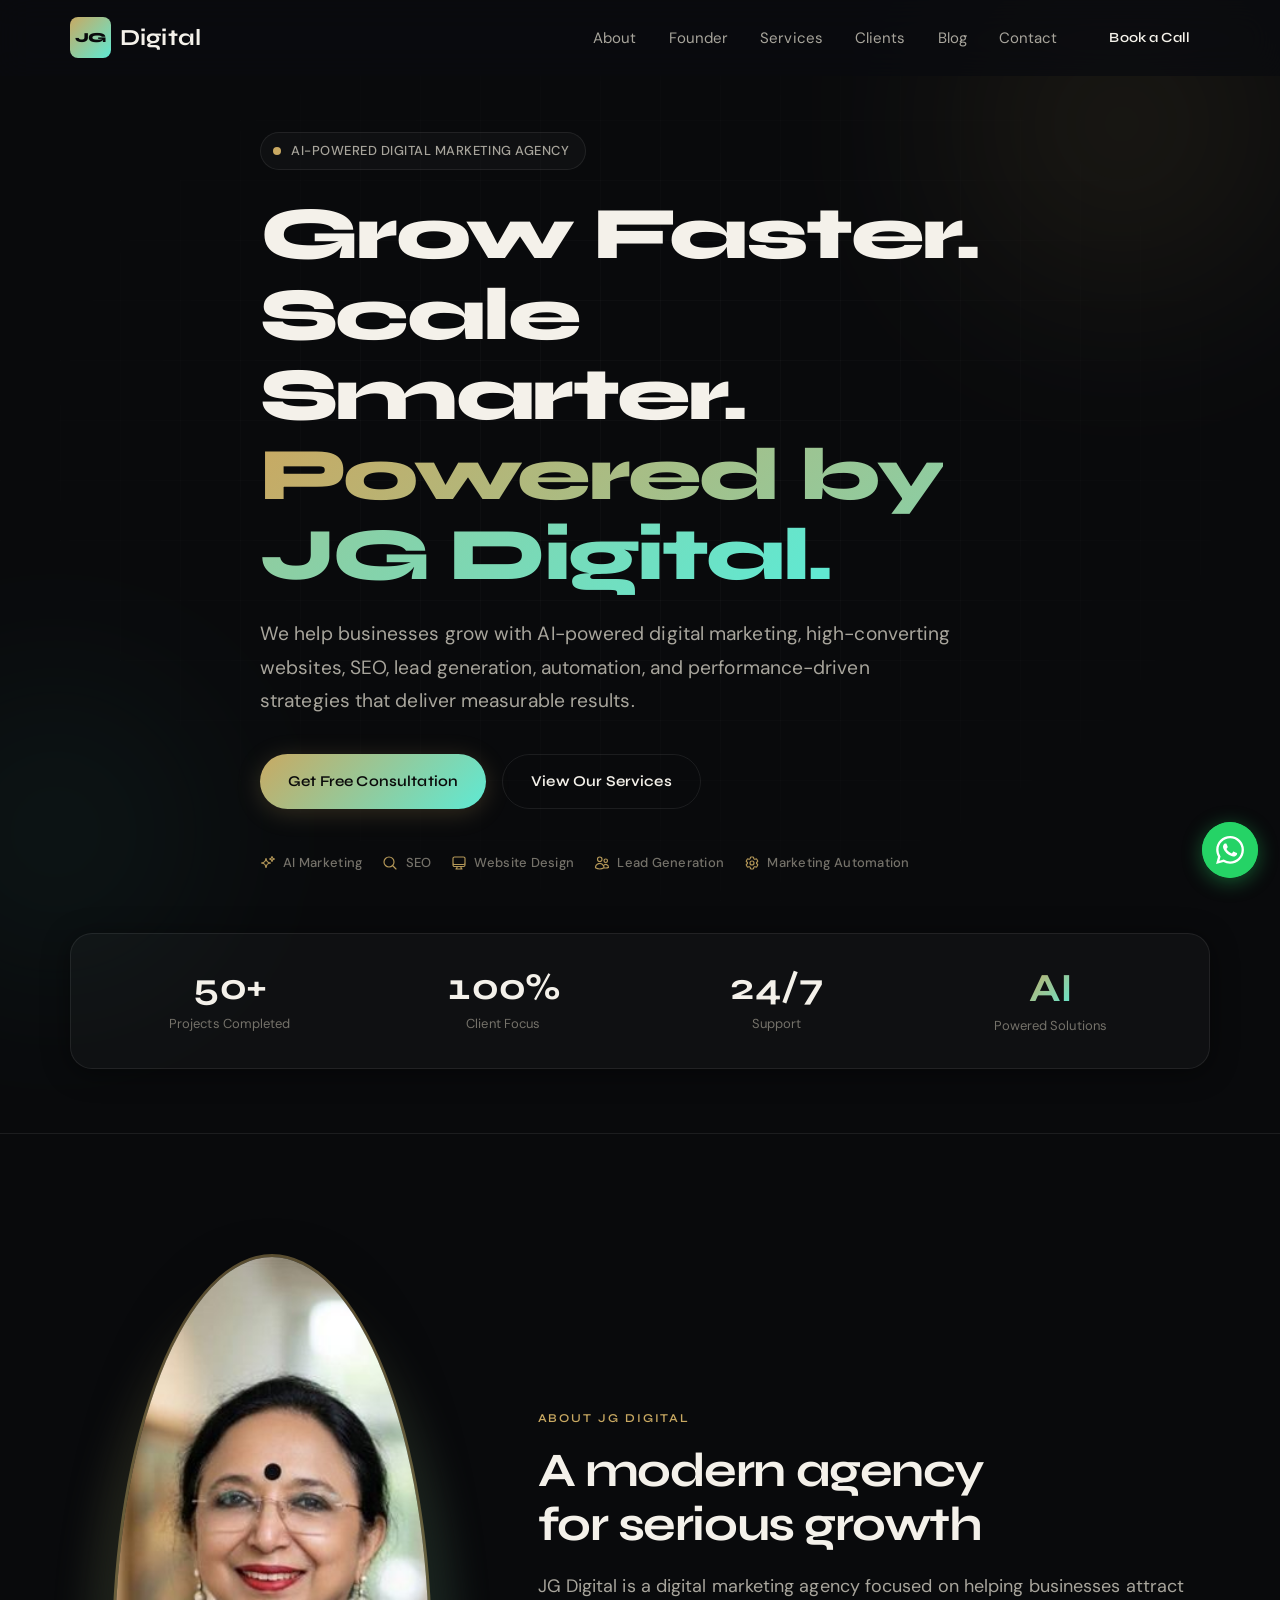
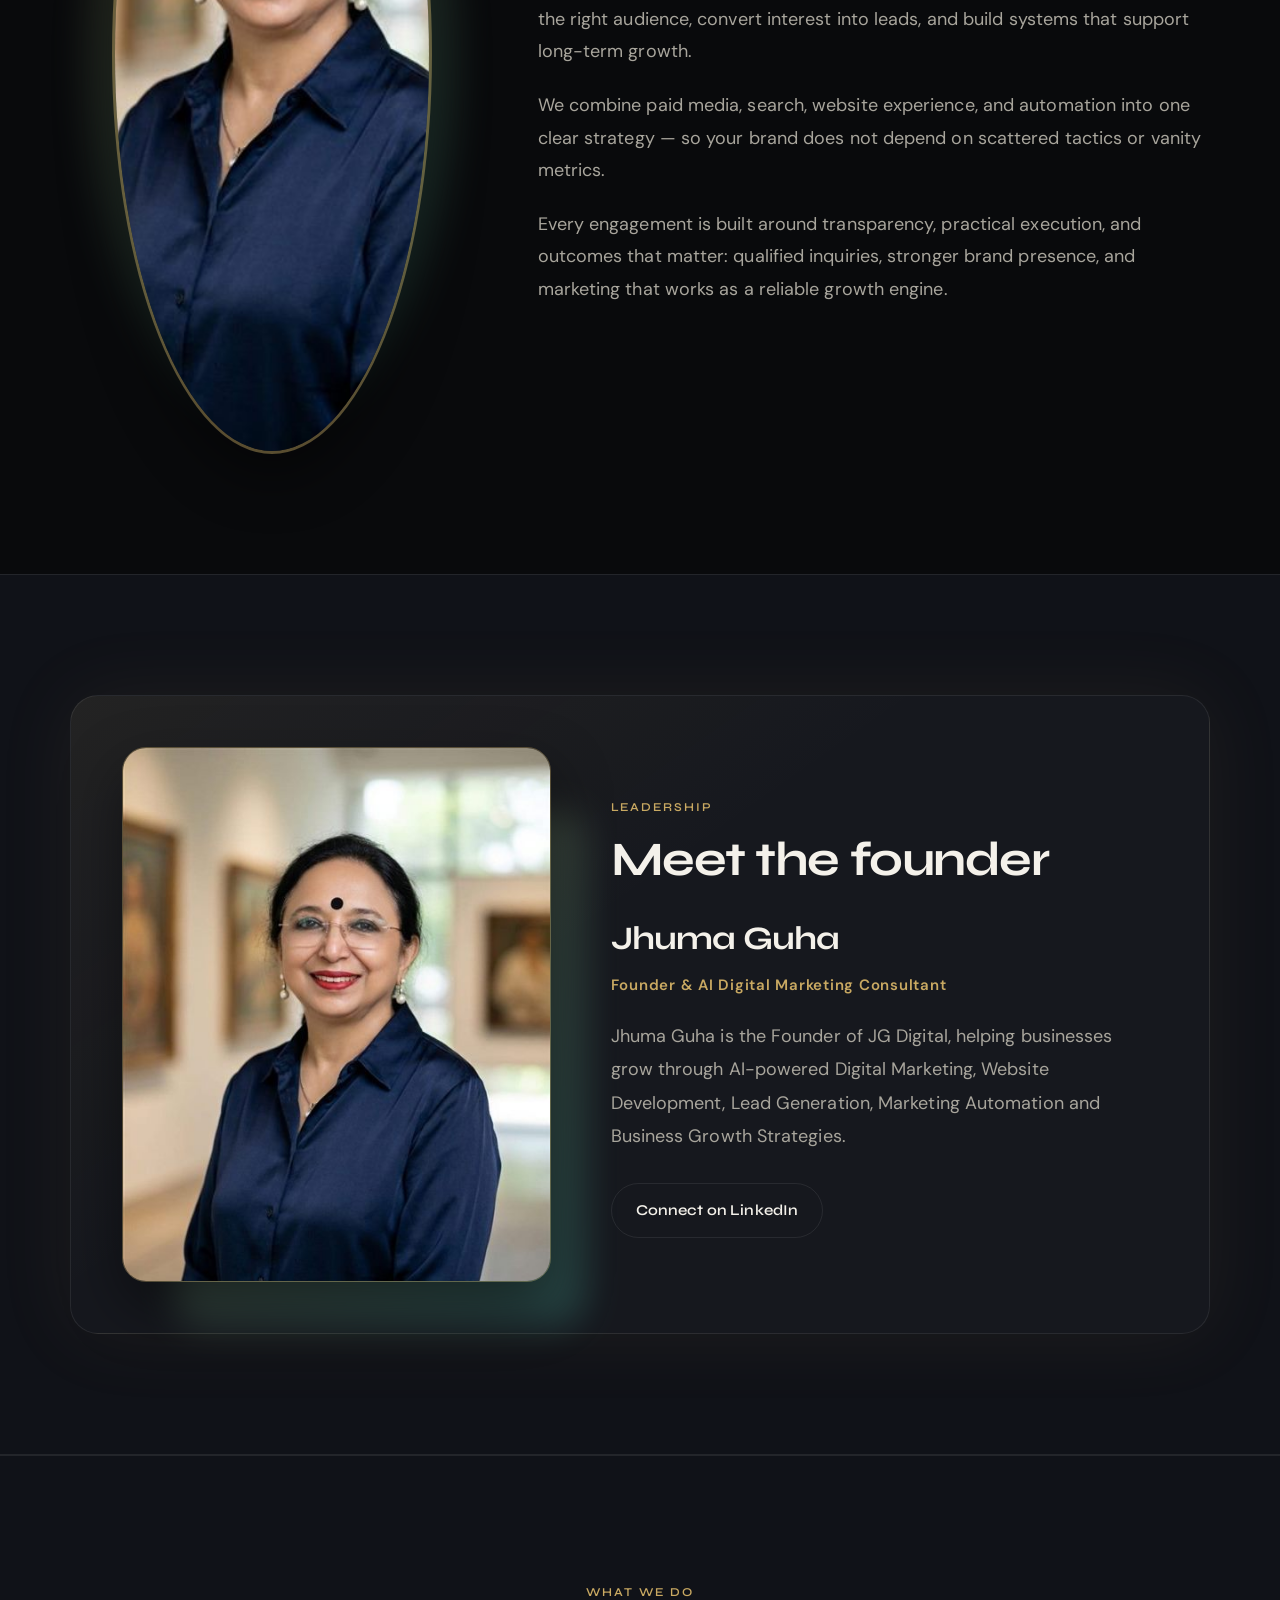
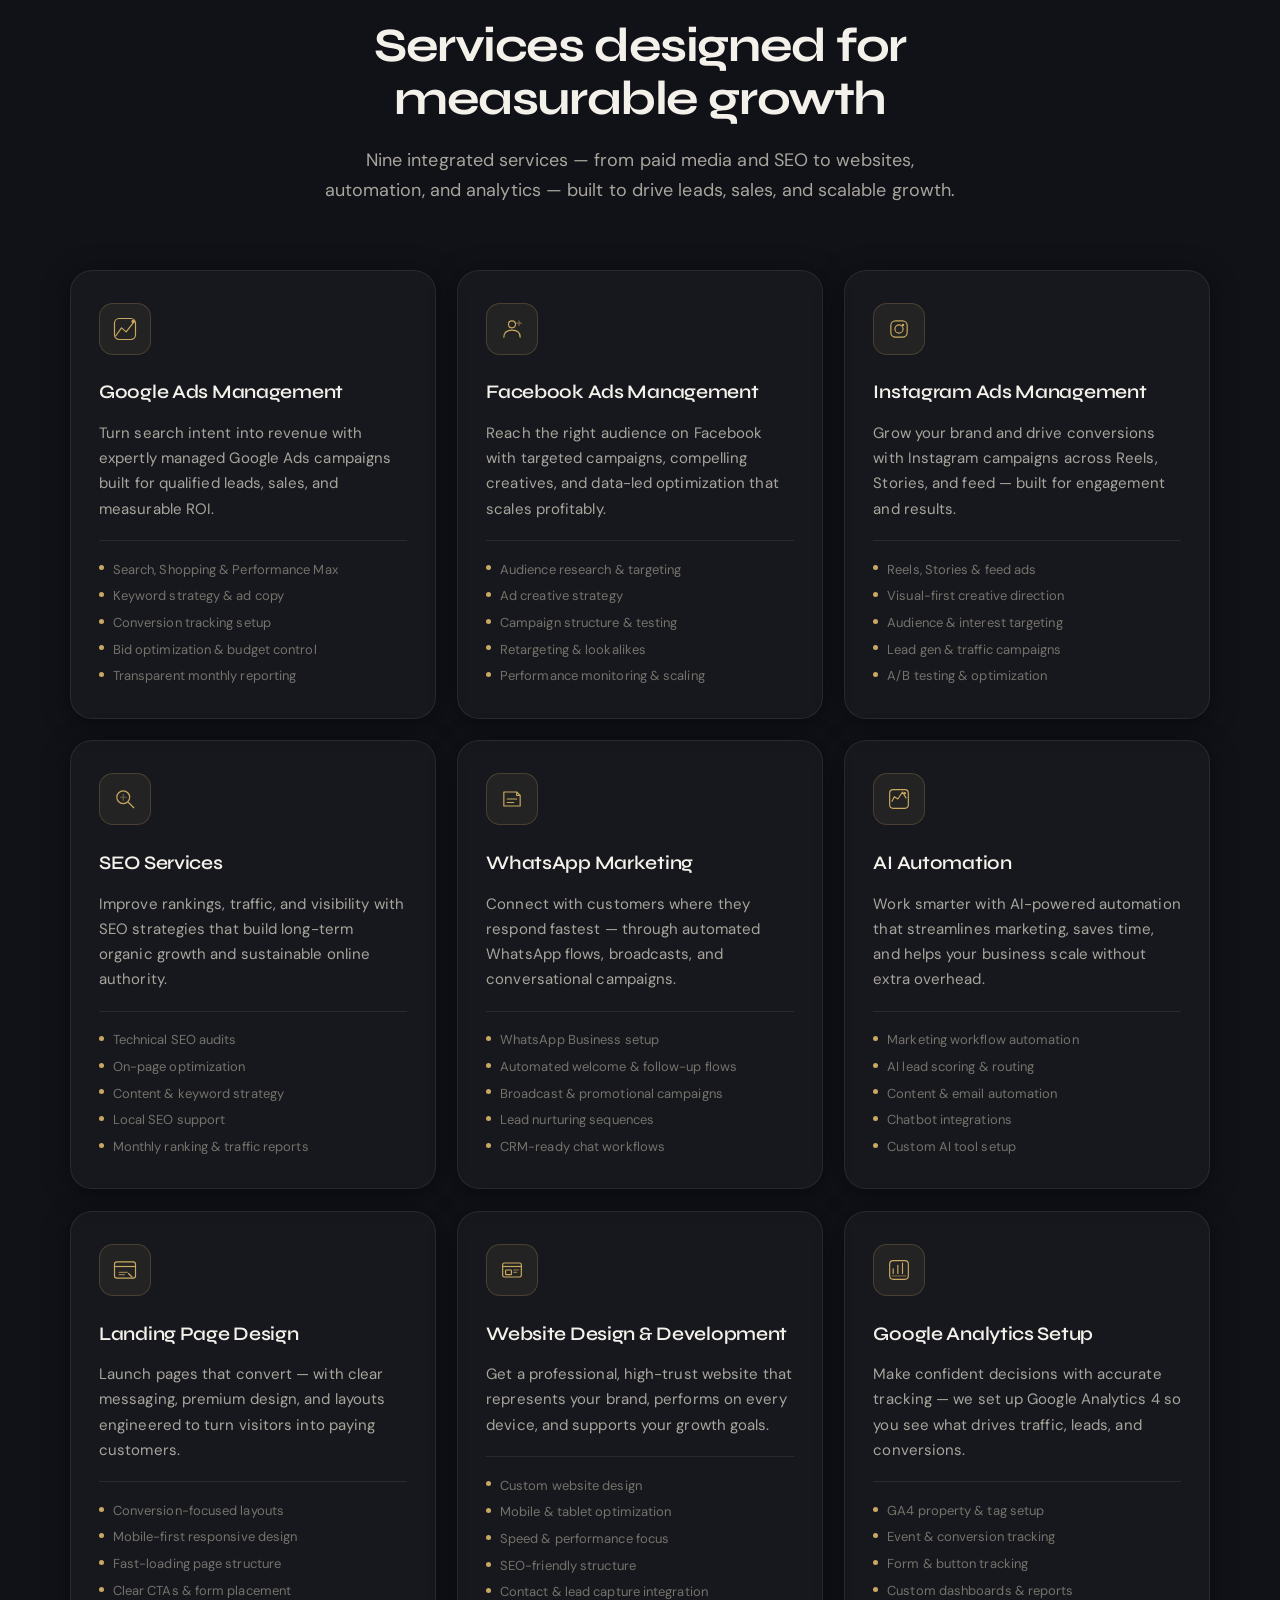
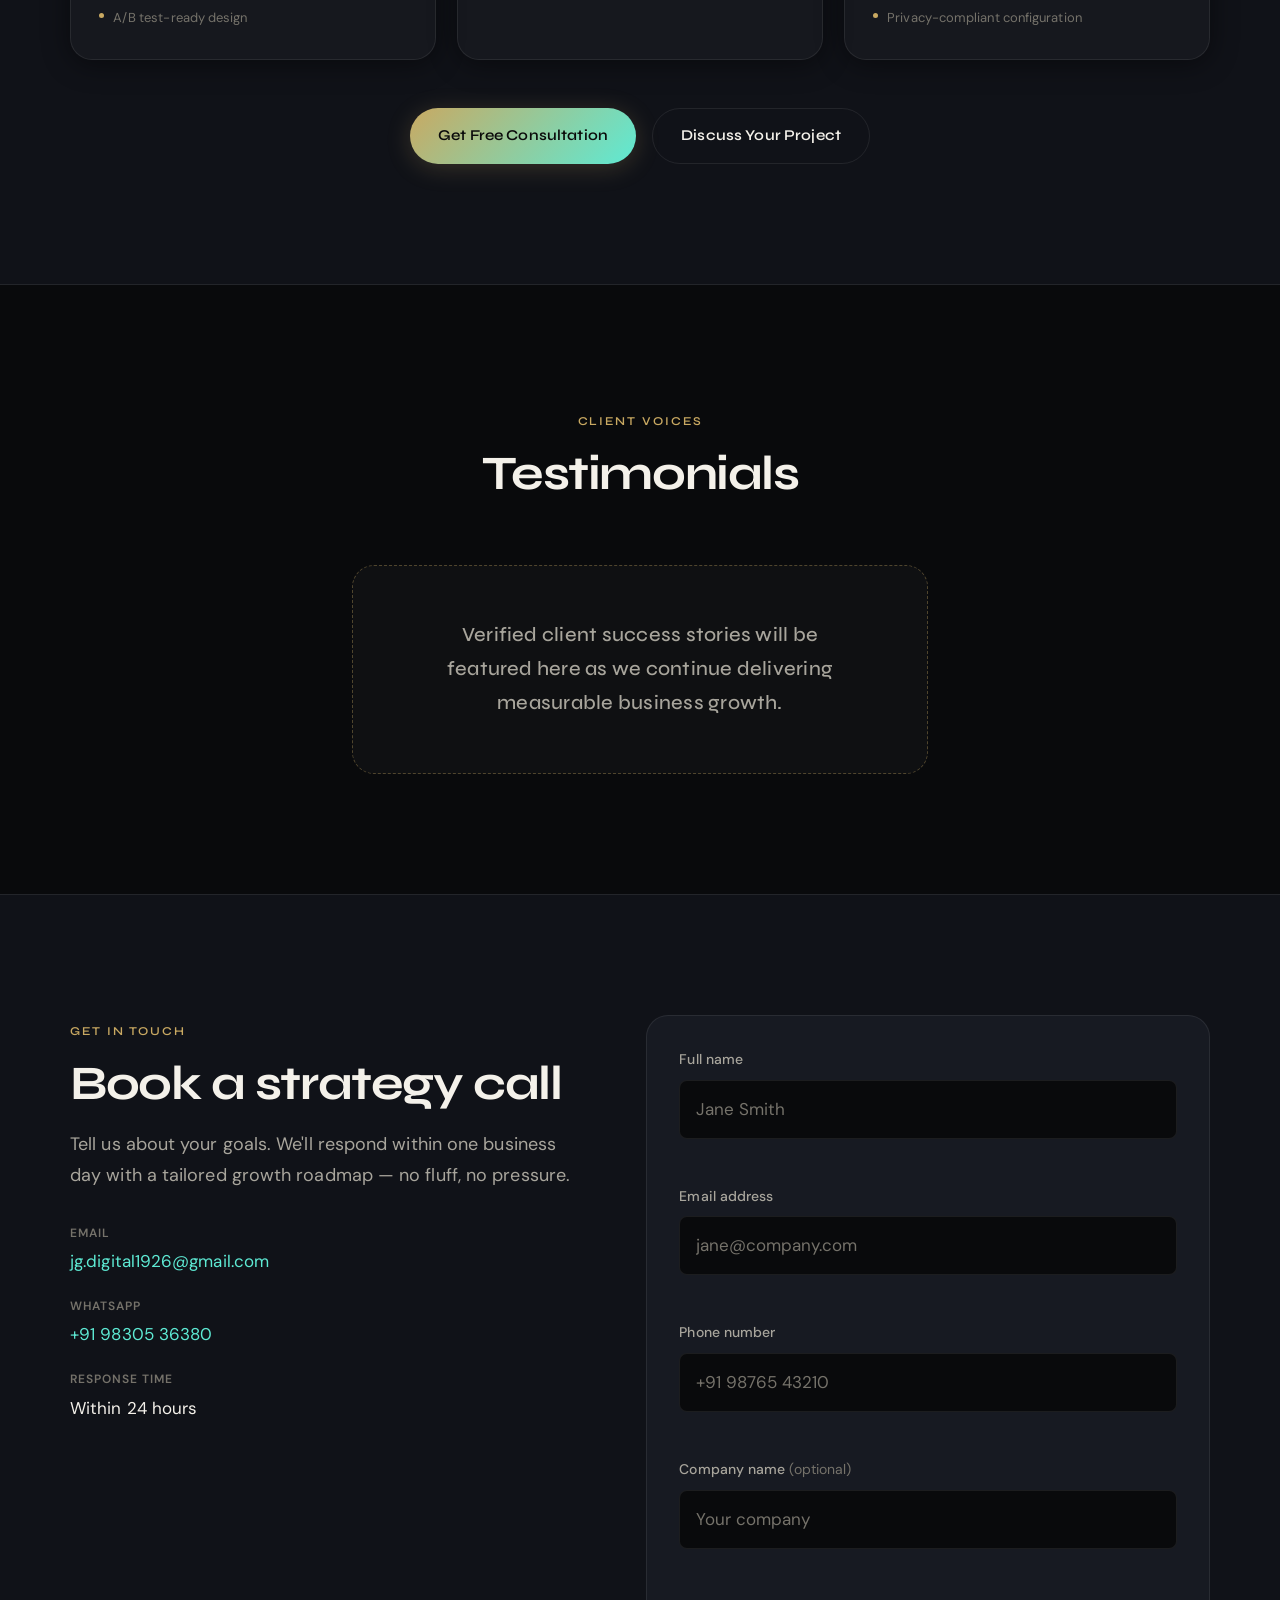
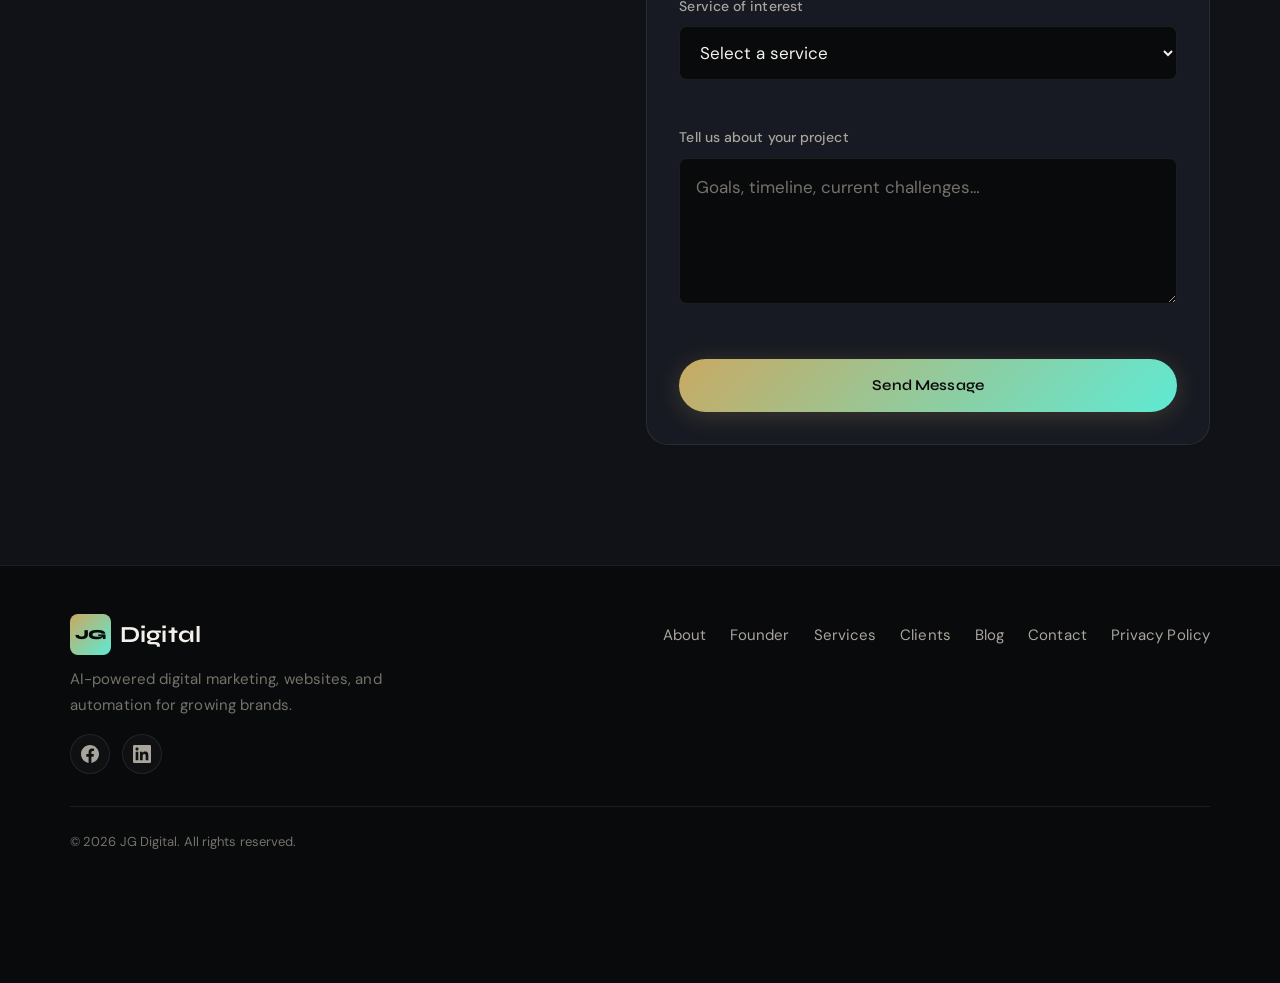
<file: docs/index.html>
<!DOCTYPE html>
<html lang="en">
<head>
  <!-- Google tag (gtag.js) -->
  <script async src="https://www.googletagmanager.com/gtag/js?id=G-KVL2JGQMYC"></script>
  <script>
    window.dataLayer = window.dataLayer || [];
    function gtag(){dataLayer.push(arguments);}
    gtag('js', new Date());
    gtag('config', 'G-KVL2JGQMYC');
  </script>
  <meta charset="UTF-8">
  <meta name="viewport" content="width=device-width, initial-scale=1.0, viewport-fit=cover">
  <meta name="description" content="JG Digital — Google Ads, Facebook Ads, Instagram Ads, SEO, WhatsApp Marketing, AI Automation, Landing Page Design, and Website Design for measurable business growth worldwide.">
  <meta name="keywords" content="Google Ads, Facebook Ads, Instagram Ads, SEO, WhatsApp Marketing, AI Automation, Landing Page Design, Website Design, digital marketing agency, JG Digital">
  <meta name="author" content="JG Digital">
  <link rel="canonical" href="https://jhuma-cloud.github.io/jg-digital-website/">
  <meta property="og:type" content="website">
  <meta property="og:title" content="JG Digital | Digital Marketing Agency">
  <meta property="og:description" content="Premium digital marketing services — Google Ads, Meta ads, SEO, WhatsApp Marketing, AI Automation, Landing Pages, and Website Design.">
  <meta property="og:url" content="https://jhuma-cloud.github.io/jg-digital-website/">
  <meta property="og:site_name" content="JG Digital">
  <meta name="twitter:card" content="summary">
  <meta name="twitter:title" content="JG Digital | Digital Marketing Agency">
  <meta name="twitter:description" content="Google Ads, SEO, Website Design, AI Automation, and performance marketing that delivers measurable growth.">
  <title>JG Digital | Digital Marketing Agency</title>
  <script type="application/ld+json">
  {
    "@context": "https://schema.org",
    "@type": "ProfessionalService",
    "name": "JG Digital",
    "description": "International digital marketing agency offering Google Ads, Facebook Ads, Instagram Ads, SEO, WhatsApp Marketing, AI Automation, Landing Page Design, and Website Design.",
    "url": "https://jhuma-cloud.github.io/jg-digital-website/",
    "email": "jg.digital1926@gmail.com",
    "areaServed": "Worldwide",
    "hasOfferCatalog": {
      "@type": "OfferCatalog",
      "name": "Digital Marketing Services",
      "itemListElement": [
        {"@type": "Offer", "itemOffered": {"@type": "Service", "name": "Google Ads", "description": "Search, Shopping, and Performance Max campaigns optimized for qualified leads and stronger ROI."}},
        {"@type": "Offer", "itemOffered": {"@type": "Service", "name": "Facebook Ads", "description": "Precision-targeted Facebook campaigns with creative testing that scale profitably."}},
        {"@type": "Offer", "itemOffered": {"@type": "Service", "name": "Instagram Ads", "description": "Reels, Stories, and feed ads that convert attention into measurable business results."}},
        {"@type": "Offer", "itemOffered": {"@type": "Service", "name": "SEO", "description": "Technical SEO, content strategy, and authority building for sustainable organic growth."}},
        {"@type": "Offer", "itemOffered": {"@type": "Service", "name": "WhatsApp Marketing", "description": "Automated WhatsApp flows, broadcasts, and conversational selling for faster engagement."}},
        {"@type": "Offer", "itemOffered": {"@type": "Service", "name": "AI Automation", "description": "AI-powered marketing workflows, lead scoring, and automation that scale operations."}},
        {"@type": "Offer", "itemOffered": {"@type": "Service", "name": "Landing Page Design", "description": "High-converting landing pages with fast load times and conversion-focused layouts."}},
        {"@type": "Offer", "itemOffered": {"@type": "Service", "name": "Website Design", "description": "Premium, mobile-ready websites that build trust and convert visitors into customers."}}
      ]
    }
  }
  </script>
  <link rel="preconnect" href="https://fonts.googleapis.com">
  <link rel="preconnect" href="https://fonts.gstatic.com" crossorigin>
  <link href="https://fonts.googleapis.com/css2?family=DM+Sans:ital,opsz,wght@0,9..40,400;0,9..40,500;0,9..40,600;0,9..40,700;1,9..40,400&family=Syne:wght@500;600;700;800&display=swap" rel="stylesheet">
  <link rel="stylesheet" href="styles.css">
</head>
<body>

  <a href="#main" class="skip-link">Skip to main content</a>

  <header class="site-header" id="top">
    <div class="container header-inner">
      <a href="#top" class="logo" aria-label="JG Digital — home">
        <span class="logo-mark" aria-hidden="true">JG</span>
        <span class="logo-text">Digital</span>
      </a>

      <button class="nav-toggle" type="button" aria-expanded="false" aria-controls="primary-nav" aria-label="Open menu">
        <span class="nav-toggle-bar"></span>
        <span class="nav-toggle-bar"></span>
        <span class="nav-toggle-bar"></span>
      </button>

      <nav class="primary-nav" id="primary-nav" aria-label="Primary">
        <ul class="nav-list">
          <li><a href="#about">About</a></li>
          <li><a href="#founder">Founder</a></li>
          <li><a href="#services">Services</a></li>
          <li><a href="#testimonials">Clients</a></li>
          <li><a href="blog/index.html">Blog</a></li>
          <li><a href="#contact">Contact</a></li>
          <li><a href="#contact" class="btn btn-nav">Book a Call</a></li>
        </ul>
      </nav>
    </div>
  </header>

  <main id="main">

    <section class="hero" aria-labelledby="hero-heading">
      <div class="hero-bg" aria-hidden="true">
        <div class="hero-orb hero-orb--1"></div>
        <div class="hero-orb hero-orb--2"></div>
        <div class="hero-grid"></div>
      </div>
      <div class="container hero-inner">
        <p class="hero-eyebrow">
          <span class="pulse-dot" aria-hidden="true"></span>
          AI-Powered Digital Marketing Agency
        </p>
        <h1 id="hero-heading" class="hero-title">
          Grow Faster.<br>
          Scale Smarter.<br>
          <span class="gradient-text">Powered by JG Digital.</span>
        </h1>
        <p class="hero-subtitle">
          We help businesses grow with AI-powered digital marketing, high-converting websites, SEO, lead generation, automation, and performance-driven strategies that deliver measurable results.
        </p>
        <div class="hero-actions">
          <a href="#contact" class="btn btn-primary">Get Free Consultation</a>
          <a href="#services" class="btn btn-ghost">View Our Services</a>
        </div>
        <ul class="hero-trust" aria-label="Core capabilities">
          <li class="hero-trust-item">
            <svg class="hero-trust-icon" viewBox="0 0 24 24" fill="none" stroke="currentColor" stroke-width="1.75" aria-hidden="true">
              <path stroke-linecap="round" stroke-linejoin="round" d="M9.813 15.904L9 18.75l-.813-2.846a4.5 4.5 0 00-3.09-3.09L2.25 12l2.846-.813a4.5 4.5 0 003.09-3.09L9 5.25l.813 2.846a4.5 4.5 0 003.09 3.09L15.75 12l-2.846.813a4.5 4.5 0 00-3.09 3.09zM18.259 8.715L18 9.75l-.259-1.035a3.375 3.375 0 00-2.455-2.456L14.25 6l1.036-.259a3.375 3.375 0 002.455-2.456L18 2.25l.259 1.035a3.375 3.375 0 002.455 2.456L21.75 6l-1.036.259a3.375 3.375 0 00-2.455 2.456z"/>
            </svg>
            AI Marketing
          </li>
          <li class="hero-trust-item">
            <svg class="hero-trust-icon" viewBox="0 0 24 24" fill="none" stroke="currentColor" stroke-width="1.75" aria-hidden="true">
              <path stroke-linecap="round" stroke-linejoin="round" d="M21 21l-5.197-5.197m0 0A7.5 7.5 0 105.196 5.196a7.5 7.5 0 0010.607 10.607z"/>
            </svg>
            SEO
          </li>
          <li class="hero-trust-item">
            <svg class="hero-trust-icon" viewBox="0 0 24 24" fill="none" stroke="currentColor" stroke-width="1.75" aria-hidden="true">
              <path stroke-linecap="round" stroke-linejoin="round" d="M9 17.25v1.007a3 3 0 01-.879 2.122L7.5 21h9l-.621-.621A3 3 0 0115 18.257V17.25m6-12V15a2.25 2.25 0 01-2.25 2.25H5.25A2.25 2.25 0 013 15V5.25m18 0A2.25 2.25 0 0018.75 3H5.25A2.25 2.25 0 003 5.25m18 0V12a2.25 2.25 0 01-2.25 2.25H5.25A2.25 2.25 0 013 12V5.25"/>
            </svg>
            Website Design
          </li>
          <li class="hero-trust-item">
            <svg class="hero-trust-icon" viewBox="0 0 24 24" fill="none" stroke="currentColor" stroke-width="1.75" aria-hidden="true">
              <path stroke-linecap="round" stroke-linejoin="round" d="M15 19.128a9.38 9.38 0 002.625.372 9.337 9.337 0 004.121-.952 4.125 4.125 0 00-7.533-2.493M15 19.128v-.003c0-1.113-.285-2.16-.786-3.07M15 19.128v.106A12.318 12.318 0 018.624 21c-2.331 0-4.512-.645-6.374-1.766l-.001-.109a6.375 6.375 0 0111.964-3.07M12 6.375a3.375 3.375 0 11-6.75 0 3.375 3.375 0 016.75 0zm8.25 2.25a2.625 2.625 0 11-5.25 0 2.625 2.625 0 015.25 0z"/>
            </svg>
            Lead Generation
          </li>
          <li class="hero-trust-item">
            <svg class="hero-trust-icon" viewBox="0 0 24 24" fill="none" stroke="currentColor" stroke-width="1.75" aria-hidden="true">
              <path stroke-linecap="round" stroke-linejoin="round" d="M9.594 3.94c.09-.542.56-.94 1.11-.94h2.593c.55 0 1.02.398 1.11.94l.213 1.281c.063.374.313.686.645.87.074.04.147.083.22.127.324.196.72.257 1.075.124l1.217-.456a1.125 1.125 0 011.37.49l1.296 2.247a1.125 1.125 0 01-.26 1.431l-1.003.827c-.293.24-.438.613-.431.992a6.759 6.759 0 010 .255c-.007.378.138.75.43.99l1.005.828c.424.35.534.954.26 1.43l-1.298 2.247a1.125 1.125 0 01-1.369.491l-1.217-.456c-.355-.133-.75-.072-1.076.124a6.57 6.57 0 01-.22.128c-.331.183-.581.495-.644.869l-.213 1.28c-.09.543-.56.941-1.11.941h-2.594c-.55 0-1.02-.398-1.11-.94l-.213-1.281c-.062-.374-.312-.686-.644-.87a6.52 6.52 0 01-.22-.127c-.325-.196-.72-.257-1.076-.124l-1.217.456a1.125 1.125 0 01-1.369-.49l-1.297-2.247a1.125 1.125 0 01.26-1.431l1.004-.827c.292-.24.437-.613.43-.992a6.932 6.932 0 010-.255c.007-.378-.138-.75-.43-.99l-1.004-.828a1.125 1.125 0 01-.26-1.43l1.297-2.247a1.125 1.125 0 011.37-.491l1.216.456c.356.133.751.072 1.076-.124.072-.044.146-.087.22-.128.332-.183.582-.495.644-.869l.214-1.281z"/>
              <path stroke-linecap="round" stroke-linejoin="round" d="M15 12a3 3 0 11-6 0 3 3 0 016 0z"/>
            </svg>
            Marketing Automation
          </li>
        </ul>
      </div>
      <div class="container hero-stats-wrap">
        <dl class="hero-stats" aria-label="Agency highlights">
          <div class="hero-stat">
            <dt class="hero-stat-value"><span class="stat-number" data-count="50" data-suffix="+">50+</span></dt>
            <dd class="hero-stat-label">Projects Completed</dd>
          </div>
          <div class="hero-stat">
            <dt class="hero-stat-value"><span class="stat-number" data-count="100" data-suffix="%">100%</span></dt>
            <dd class="hero-stat-label">Client Focus</dd>
          </div>
          <div class="hero-stat">
            <dt class="hero-stat-value"><span class="stat-number" data-count="24" data-suffix="/7">24/7</span></dt>
            <dd class="hero-stat-label">Support</dd>
          </div>
          <div class="hero-stat">
            <dt class="hero-stat-value hero-stat-value--text"><span class="gradient-text">AI</span></dt>
            <dd class="hero-stat-label">Powered Solutions</dd>
          </div>
        </dl>
      </div>
    </section>

    <!-- About -->
    <section class="section about" id="about" aria-labelledby="about-heading">
      <div class="container about-grid">
        <div class="about-media" data-animate>
          <img
            class="about-photo"
            src="assets/images/jhuma-guha.jpg"
            srcset="assets/images/jhuma-guha-480w.jpg 480w,
                    assets/images/jhuma-guha-800w.jpg 800w,
                    assets/images/jhuma-guha.jpg 1400w"
            sizes="(max-width: 860px) 280px, min(320px, 32vw)"
            width="800"
            height="800"
            alt="Jhuma Guha, Founder of JG Digital"
            loading="lazy"
            decoding="async"
          >
        </div>
        <div class="about-content">
          <header class="section-header section-header--left about-intro" data-animate>
            <p class="section-eyebrow">About JG Digital</p>
            <h2 id="about-heading" class="section-title">A modern agency for serious growth</h2>
          </header>
          <div class="about-copy" data-animate>
            <p>
              JG Digital is a digital marketing agency focused on helping businesses attract the right audience, convert interest into leads, and build systems that support long-term growth.
            </p>
            <p>
              We combine paid media, search, website experience, and automation into one clear strategy — so your brand does not depend on scattered tactics or vanity metrics.
            </p>
            <p>
              Every engagement is built around transparency, practical execution, and outcomes that matter: qualified inquiries, stronger brand presence, and marketing that works as a reliable growth engine.
            </p>
          </div>
        </div>
      </div>
    </section>

    <!-- Founder -->
    <section class="section founder" id="founder" aria-labelledby="founder-heading">
      <div class="container founder-panel" data-animate>
        <div class="founder-media">
          <img
            class="founder-photo"
            src="assets/images/jhuma-guha.jpg"
            srcset="assets/images/jhuma-guha-480w.jpg 480w,
                    assets/images/jhuma-guha-800w.jpg 800w,
                    assets/images/jhuma-guha.jpg 1400w"
            sizes="(max-width: 800px) 88vw, min(420px, 38vw)"
            width="1400"
            height="1750"
            alt="Jhuma Guha, Founder &amp; AI Digital Marketing Consultant at JG Digital"
            loading="lazy"
            decoding="async"
            fetchpriority="low"
          >
        </div>
        <div class="founder-content">
          <p class="section-eyebrow">Leadership</p>
          <h2 id="founder-heading" class="section-title">Meet the founder</h2>
          <h3 class="founder-name">Jhuma Guha</h3>
          <p class="founder-role">Founder &amp; AI Digital Marketing Consultant</p>
          <p class="founder-bio">
            Jhuma Guha is the Founder of JG Digital, helping businesses grow through AI-powered Digital Marketing, Website Development, Lead Generation, Marketing Automation and Business Growth Strategies.
          </p>
          <a
            href="https://www.linkedin.com/in/jhuma-guha-290a50399/"
            class="btn btn-ghost founder-link"
            target="_blank"
            rel="noopener noreferrer"
          >
            Connect on LinkedIn
          </a>
        </div>
      </div>
    </section>

    <!-- Services -->
    <section class="section services" id="services" aria-labelledby="services-heading">
      <div class="container">
        <header class="section-header">
          <p class="section-eyebrow">What we do</p>
          <h2 id="services-heading" class="section-title">Services designed for measurable growth</h2>
          <p class="section-desc">Nine integrated services — from paid media and SEO to websites, automation, and analytics — built to drive leads, sales, and scalable growth.</p>
        </header>

        <div class="services-grid">

          <article class="service-card" data-animate>
            <div class="service-icon" aria-hidden="true">
              <svg viewBox="0 0 48 48" fill="none" xmlns="http://www.w3.org/2000/svg">
                <path d="M8 36l10-14 8 7 14-18" stroke="currentColor" stroke-width="2" stroke-linecap="round" stroke-linejoin="round"/>
                <circle cx="38" cy="11" r="3" fill="currentColor"/>
                <rect x="6" y="6" width="36" height="36" rx="8" stroke="currentColor" stroke-width="2"/>
              </svg>
            </div>
            <h3 class="service-title">Google Ads Management</h3>
            <p class="service-desc">Turn search intent into revenue with expertly managed Google Ads campaigns built for qualified leads, sales, and measurable ROI.</p>
            <ul class="service-highlights">
              <li>Search, Shopping &amp; Performance Max</li>
              <li>Keyword strategy &amp; ad copy</li>
              <li>Conversion tracking setup</li>
              <li>Bid optimization &amp; budget control</li>
              <li>Transparent monthly reporting</li>
            </ul>
          </article>

          <article class="service-card" data-animate>
            <div class="service-icon" aria-hidden="true">
              <svg viewBox="0 0 48 48" fill="none" xmlns="http://www.w3.org/2000/svg">
                <circle cx="24" cy="16" r="6" stroke="currentColor" stroke-width="2"/>
                <path d="M10 38c0-8 6-12 14-12s14 4 14 12" stroke="currentColor" stroke-width="2" stroke-linecap="round"/>
                <path d="M32 14h8M36 10v8" stroke="currentColor" stroke-width="2" stroke-linecap="round" opacity="0.5"/>
              </svg>
            </div>
            <h3 class="service-title">Facebook Ads Management</h3>
            <p class="service-desc">Reach the right audience on Facebook with targeted campaigns, compelling creatives, and data-led optimization that scales profitably.</p>
            <ul class="service-highlights">
              <li>Audience research &amp; targeting</li>
              <li>Ad creative strategy</li>
              <li>Campaign structure &amp; testing</li>
              <li>Retargeting &amp; lookalikes</li>
              <li>Performance monitoring &amp; scaling</li>
            </ul>
          </article>

          <article class="service-card" data-animate>
            <div class="service-icon" aria-hidden="true">
              <svg viewBox="0 0 48 48" fill="none" xmlns="http://www.w3.org/2000/svg">
                <rect x="10" y="10" width="28" height="28" rx="8" stroke="currentColor" stroke-width="2"/>
                <circle cx="24" cy="24" r="7" stroke="currentColor" stroke-width="2"/>
                <circle cx="31" cy="17" r="2" fill="currentColor"/>
              </svg>
            </div>
            <h3 class="service-title">Instagram Ads Management</h3>
            <p class="service-desc">Grow your brand and drive conversions with Instagram campaigns across Reels, Stories, and feed — built for engagement and results.</p>
            <ul class="service-highlights">
              <li>Reels, Stories &amp; feed ads</li>
              <li>Visual-first creative direction</li>
              <li>Audience &amp; interest targeting</li>
              <li>Lead gen &amp; traffic campaigns</li>
              <li>A/B testing &amp; optimization</li>
            </ul>
          </article>

          <article class="service-card" data-animate>
            <div class="service-icon" aria-hidden="true">
              <svg viewBox="0 0 48 48" fill="none" xmlns="http://www.w3.org/2000/svg">
                <circle cx="21" cy="21" r="11" stroke="currentColor" stroke-width="2"/>
                <path d="M30 30l9 9" stroke="currentColor" stroke-width="2" stroke-linecap="round"/>
                <path d="M16 21h10M21 16v10" stroke="currentColor" stroke-width="2" stroke-linecap="round" opacity="0.45"/>
              </svg>
            </div>
            <h3 class="service-title">SEO Services</h3>
            <p class="service-desc">Improve rankings, traffic, and visibility with SEO strategies that build long-term organic growth and sustainable online authority.</p>
            <ul class="service-highlights">
              <li>Technical SEO audits</li>
              <li>On-page optimization</li>
              <li>Content &amp; keyword strategy</li>
              <li>Local SEO support</li>
              <li>Monthly ranking &amp; traffic reports</li>
            </ul>
          </article>

          <article class="service-card" data-animate>
            <div class="service-icon" aria-hidden="true">
              <svg viewBox="0 0 48 48" fill="none" xmlns="http://www.w3.org/2000/svg">
                <path d="M10 12h22l6 6v18H10V12z" stroke="currentColor" stroke-width="2" stroke-linejoin="round"/>
                <path d="M32 12v6h6" stroke="currentColor" stroke-width="2" stroke-linejoin="round"/>
                <path d="M16 24h16M16 30h11" stroke="currentColor" stroke-width="2" stroke-linecap="round"/>
              </svg>
            </div>
            <h3 class="service-title">WhatsApp Marketing</h3>
            <p class="service-desc">Connect with customers where they respond fastest — through automated WhatsApp flows, broadcasts, and conversational campaigns.</p>
            <ul class="service-highlights">
              <li>WhatsApp Business setup</li>
              <li>Automated welcome &amp; follow-up flows</li>
              <li>Broadcast &amp; promotional campaigns</li>
              <li>Lead nurturing sequences</li>
              <li>CRM-ready chat workflows</li>
            </ul>
          </article>

          <article class="service-card" data-animate>
            <div class="service-icon" aria-hidden="true">
              <svg viewBox="0 0 48 48" fill="none" xmlns="http://www.w3.org/2000/svg">
                <path d="M12 28l4-8 6 4 8-12 6 10" stroke="currentColor" stroke-width="2" stroke-linecap="round" stroke-linejoin="round"/>
                <rect x="8" y="8" width="32" height="32" rx="6" stroke="currentColor" stroke-width="2"/>
                <circle cx="34" cy="14" r="2" fill="currentColor"/>
              </svg>
            </div>
            <h3 class="service-title">AI Automation</h3>
            <p class="service-desc">Work smarter with AI-powered automation that streamlines marketing, saves time, and helps your business scale without extra overhead.</p>
            <ul class="service-highlights">
              <li>Marketing workflow automation</li>
              <li>AI lead scoring &amp; routing</li>
              <li>Content &amp; email automation</li>
              <li>Chatbot integrations</li>
              <li>Custom AI tool setup</li>
            </ul>
          </article>

          <article class="service-card" data-animate>
            <div class="service-icon" aria-hidden="true">
              <svg viewBox="0 0 48 48" fill="none" xmlns="http://www.w3.org/2000/svg">
                <rect x="6" y="10" width="36" height="28" rx="4" stroke="currentColor" stroke-width="2"/>
                <path d="M6 18h36" stroke="currentColor" stroke-width="2"/>
                <path d="M14 28h14M14 32h9" stroke="currentColor" stroke-width="2" stroke-linecap="round" opacity="0.65"/>
                <path d="M30 30l6 6" stroke="currentColor" stroke-width="2" stroke-linecap="round"/>
              </svg>
            </div>
            <h3 class="service-title">Landing Page Design</h3>
            <p class="service-desc">Launch pages that convert — with clear messaging, premium design, and layouts engineered to turn visitors into paying customers.</p>
            <ul class="service-highlights">
              <li>Conversion-focused layouts</li>
              <li>Mobile-first responsive design</li>
              <li>Fast-loading page structure</li>
              <li>Clear CTAs &amp; form placement</li>
              <li>A/B test-ready design</li>
            </ul>
          </article>

          <article class="service-card" data-animate>
            <div class="service-icon" aria-hidden="true">
              <svg viewBox="0 0 48 48" fill="none" xmlns="http://www.w3.org/2000/svg">
                <rect x="8" y="12" width="32" height="24" rx="3" stroke="currentColor" stroke-width="2"/>
                <path d="M8 18h32" stroke="currentColor" stroke-width="2"/>
                <rect x="13" y="24" width="10" height="8" rx="1" stroke="currentColor" stroke-width="2"/>
                <path d="M27 24h8M27 28h5" stroke="currentColor" stroke-width="2" stroke-linecap="round" opacity="0.65"/>
              </svg>
            </div>
            <h3 class="service-title">Website Design &amp; Development</h3>
            <p class="service-desc">Get a professional, high-trust website that represents your brand, performs on every device, and supports your growth goals.</p>
            <ul class="service-highlights">
              <li>Custom website design</li>
              <li>Mobile &amp; tablet optimization</li>
              <li>Speed &amp; performance focus</li>
              <li>SEO-friendly structure</li>
              <li>Contact &amp; lead capture integration</li>
            </ul>
          </article>

          <article class="service-card" data-animate>
            <div class="service-icon" aria-hidden="true">
              <svg viewBox="0 0 48 48" fill="none" xmlns="http://www.w3.org/2000/svg">
                <rect x="8" y="8" width="32" height="32" rx="6" stroke="currentColor" stroke-width="2"/>
                <path d="M14 30V22M22 30V16M30 30V12" stroke="currentColor" stroke-width="2" stroke-linecap="round"/>
                <path d="M12 34h24" stroke="currentColor" stroke-width="2" stroke-linecap="round" opacity="0.45"/>
              </svg>
            </div>
            <h3 class="service-title">Google Analytics Setup</h3>
            <p class="service-desc">Make confident decisions with accurate tracking — we set up Google Analytics 4 so you see what drives traffic, leads, and conversions.</p>
            <ul class="service-highlights">
              <li>GA4 property &amp; tag setup</li>
              <li>Event &amp; conversion tracking</li>
              <li>Form &amp; button tracking</li>
              <li>Custom dashboards &amp; reports</li>
              <li>Privacy-compliant configuration</li>
            </ul>
          </article>

        </div>

        <div class="services-cta" data-animate>
          <a href="#contact" class="btn btn-primary">Get Free Consultation</a>
          <a href="#contact" class="btn btn-ghost">Discuss Your Project</a>
        </div>
      </div>
    </section>

    <!-- Testimonials placeholder -->
    <section class="section testimonials" id="testimonials" aria-labelledby="testimonials-heading">
      <div class="container">
        <header class="section-header">
          <p class="section-eyebrow">Client voices</p>
          <h2 id="testimonials-heading" class="section-title">Testimonials</h2>
        </header>

        <div class="testimonials-placeholder" data-animate>
          <p>Verified client success stories will be featured here as we continue delivering measurable business growth.</p>
        </div>
      </div>
    </section>

    <section class="section contact" id="contact" aria-labelledby="contact-heading">
      <div class="container contact-grid">
        <div class="contact-info">
          <header class="section-header section-header--left">
            <p class="section-eyebrow">Get in touch</p>
            <h2 id="contact-heading" class="section-title">Book a strategy call</h2>
            <p class="section-desc">Tell us about your goals. We'll respond within one business day with a tailored growth roadmap — no fluff, no pressure.</p>
          </header>

          <ul class="contact-details">
            <li>
              <span class="contact-label">Email</span>
              <a href="mailto:jg.digital1926@gmail.com">jg.digital1926@gmail.com</a>
            </li>
            <li>
              <span class="contact-label">WhatsApp</span>
              <a href="https://wa.me/919830536380" target="_blank" rel="noopener noreferrer">+91 98305 36380</a>
            </li>
            <li>
              <span class="contact-label">Response time</span>
              <span>Within 24 hours</span>
            </li>
          </ul>
        </div>

        <form class="contact-form" id="contact-form" novalidate>
          <!-- Honeypot — hidden from real users -->
          <div class="hp-field" aria-hidden="true">
            <label for="website">Website</label>
            <input type="text" id="website" name="website" tabindex="-1" autocomplete="off">
          </div>

          <div class="form-group">
            <label for="name">Full name</label>
            <input type="text" id="name" name="name" autocomplete="name" required placeholder="Jane Smith">
            <span class="form-error" id="name-error" role="alert"></span>
          </div>

          <div class="form-group">
            <label for="email">Email address</label>
            <input type="email" id="email" name="email" autocomplete="email" required placeholder="jane@company.com">
            <span class="form-error" id="email-error" role="alert"></span>
          </div>

          <div class="form-group">
            <label for="phone">Phone number</label>
            <input type="tel" id="phone" name="phone" autocomplete="tel" placeholder="+91 98765 43210">
            <span class="form-error" id="phone-error" role="alert"></span>
          </div>

          <div class="form-group">
            <label for="company">Company name <span class="label-optional">(optional)</span></label>
            <input type="text" id="company" name="company" autocomplete="organization" placeholder="Your company">
            <span class="form-error" id="company-error" role="alert"></span>
          </div>

          <div class="form-group">
            <label for="service">Service of interest</label>
            <select id="service" name="service" required>
              <option value="" disabled selected>Select a service</option>
              <option value="Google Ads Management">Google Ads Management</option>
              <option value="Facebook Ads Management">Facebook Ads Management</option>
              <option value="Instagram Ads Management">Instagram Ads Management</option>
              <option value="SEO Services">SEO Services</option>
              <option value="WhatsApp Marketing">WhatsApp Marketing</option>
              <option value="AI Automation">AI Automation</option>
              <option value="Landing Page Design">Landing Page Design</option>
              <option value="Website Design & Development">Website Design &amp; Development</option>
              <option value="Google Analytics Setup">Google Analytics Setup</option>
              <option value="Full-service partnership">Full-service partnership</option>
            </select>
            <span class="form-error" id="service-error" role="alert"></span>
          </div>

          <div class="form-group">
            <label for="message">Tell us about your project</label>
            <textarea id="message" name="message" rows="4" required placeholder="Goals, timeline, current challenges…"></textarea>
            <span class="form-error" id="message-error" role="alert"></span>
          </div>

          <button type="submit" class="btn btn-primary btn-full" id="form-submit">Send Message</button>

          <p class="form-success" id="form-success" role="status" hidden>
            Thank you! Your message has been received. We'll be in touch soon.
          </p>
          <p class="form-submit-error" id="form-submit-error" role="alert" hidden>
            Something went wrong. Please try again or contact us directly on WhatsApp.
          </p>
        </form>
      </div>
    </section>

  </main>

  <footer class="site-footer">
    <div class="container footer-inner">
      <div class="footer-brand">
        <a href="#top" class="logo logo--footer" aria-label="JG Digital — home">
          <span class="logo-mark" aria-hidden="true">JG</span>
          <span class="logo-text">Digital</span>
        </a>
        <p class="footer-tagline">AI-powered digital marketing, websites, and automation for growing brands.</p>
        <div class="footer-social">
          <a href="https://www.facebook.com/profile.php?id=61585003149740" class="social-link" target="_blank" rel="noopener noreferrer" aria-label="JG Digital on Facebook">
            <svg viewBox="0 0 24 24" fill="currentColor" aria-hidden="true" xmlns="http://www.w3.org/2000/svg">
              <path d="M24 12.073c0-6.627-5.373-12-12-12s-12 5.373-12 12c0 5.99 4.388 10.954 10.125 11.854v-8.385H7.078v-3.47h3.047V9.43c0-3.007 1.792-4.669 4.533-4.669 1.312 0 2.686.235 2.686.235v2.953H15.83c-1.491 0-1.956.925-1.956 1.874v2.25h3.328l-.532 3.47h-2.796v8.385C19.612 23.027 24 18.062 24 12.073z"/>
            </svg>
          </a>
          <a href="https://www.linkedin.com/in/jhuma-guha-290a50399/" class="social-link" target="_blank" rel="noopener noreferrer" aria-label="Jhuma Guha on LinkedIn">
            <svg viewBox="0 0 24 24" fill="currentColor" aria-hidden="true" xmlns="http://www.w3.org/2000/svg">
              <path d="M20.447 20.452h-3.554v-5.569c0-1.328-.027-3.037-1.852-3.037-1.853 0-2.136 1.445-2.136 2.939v5.667H9.351V9h3.414v1.561h.046c.477-.9 1.637-1.85 3.37-1.85 3.601 0 4.267 2.37 4.267 5.455v6.286zM5.337 7.433c-1.144 0-2.063-.926-2.063-2.065 0-1.138.92-2.063 2.063-2.063 1.14 0 2.064.925 2.064 2.063 0 1.139-.925 2.065-2.064 2.065zm1.782 13.019H3.555V9h3.564v11.452zM22.225 0H1.771C.792 0 0 .774 0 1.729v20.542C0 23.227.792 24 1.771 24h20.451C23.2 24 24 23.227 24 22.271V1.729C24 .774 23.2 0 22.222 0h.003z"/>
            </svg>
          </a>
        </div>
      </div>

      <nav class="footer-nav" aria-label="Footer">
        <ul>
          <li><a href="#about">About</a></li>
          <li><a href="#founder">Founder</a></li>
          <li><a href="#services">Services</a></li>
          <li><a href="#testimonials">Clients</a></li>
          <li><a href="blog/index.html">Blog</a></li>
          <li><a href="#contact">Contact</a></li>
          <li><a href="privacy-policy.html">Privacy Policy</a></li>
        </ul>
      </nav>

      <p class="footer-copy">&copy; <span id="year"></span> JG Digital. All rights reserved.</p>
    </div>
  </footer>

  <a
    href="https://wa.me/919830536380"
    class="whatsapp-fab"
    target="_blank"
    rel="noopener noreferrer"
    aria-label="Chat with us on WhatsApp"
  >
    <svg viewBox="0 0 24 24" fill="currentColor" aria-hidden="true" xmlns="http://www.w3.org/2000/svg">
      <path d="M17.472 14.382c-.297-.149-1.758-.867-2.03-.967-.273-.099-.471-.148-.67.15-.197.297-.767.966-.94 1.164-.173.199-.347.223-.644.075-.297-.15-1.255-.463-2.39-1.475-.883-.788-1.48-1.761-1.653-2.059-.173-.297-.018-.458.13-.606.134-.133.298-.347.446-.52.149-.174.198-.298.298-.497.099-.198.05-.371-.025-.52-.075-.149-.669-1.612-.916-2.207-.242-.579-.487-.5-.669-.51-.173-.008-.371-.01-.57-.01-.198 0-.52.074-.792.372-.272.297-1.04 1.016-1.04 2.479 0 1.462 1.065 2.875 1.213 3.074.149.198 2.096 3.2 5.077 4.487.709.306 1.262.489 1.694.625.712.227 1.36.195 1.871.118.571-.085 1.758-.719 2.006-1.413.248-.694.248-1.289.173-1.413-.074-.124-.272-.198-.57-.347m-5.421 7.403h-.004a9.87 9.87 0 01-5.031-1.378l-.361-.214-3.741.982.998-3.648-.235-.374a9.86 9.86 0 01-1.51-5.26c.001-5.45 4.436-9.884 9.888-9.884 2.64 0 5.122 1.03 6.988 2.898a9.825 9.825 0 012.893 6.994c-.003 5.45-4.435 9.884-9.881 9.884m8.413-18.297A11.815 11.815 0 0012.05 0C5.495 0 .16 5.335.157 11.892c0 2.096.547 4.142 1.588 5.945L.057 24l6.305-1.654a11.882 11.882 0 005.683 1.448h.005c6.554 0 11.89-5.335 11.893-11.893a11.821 11.821 0 00-3.48-8.413z"/>
    </svg>
    <span class="whatsapp-pulse" aria-hidden="true"></span>
  </a>

  <script src="script.js"></script>
</body>
</html>
</file>
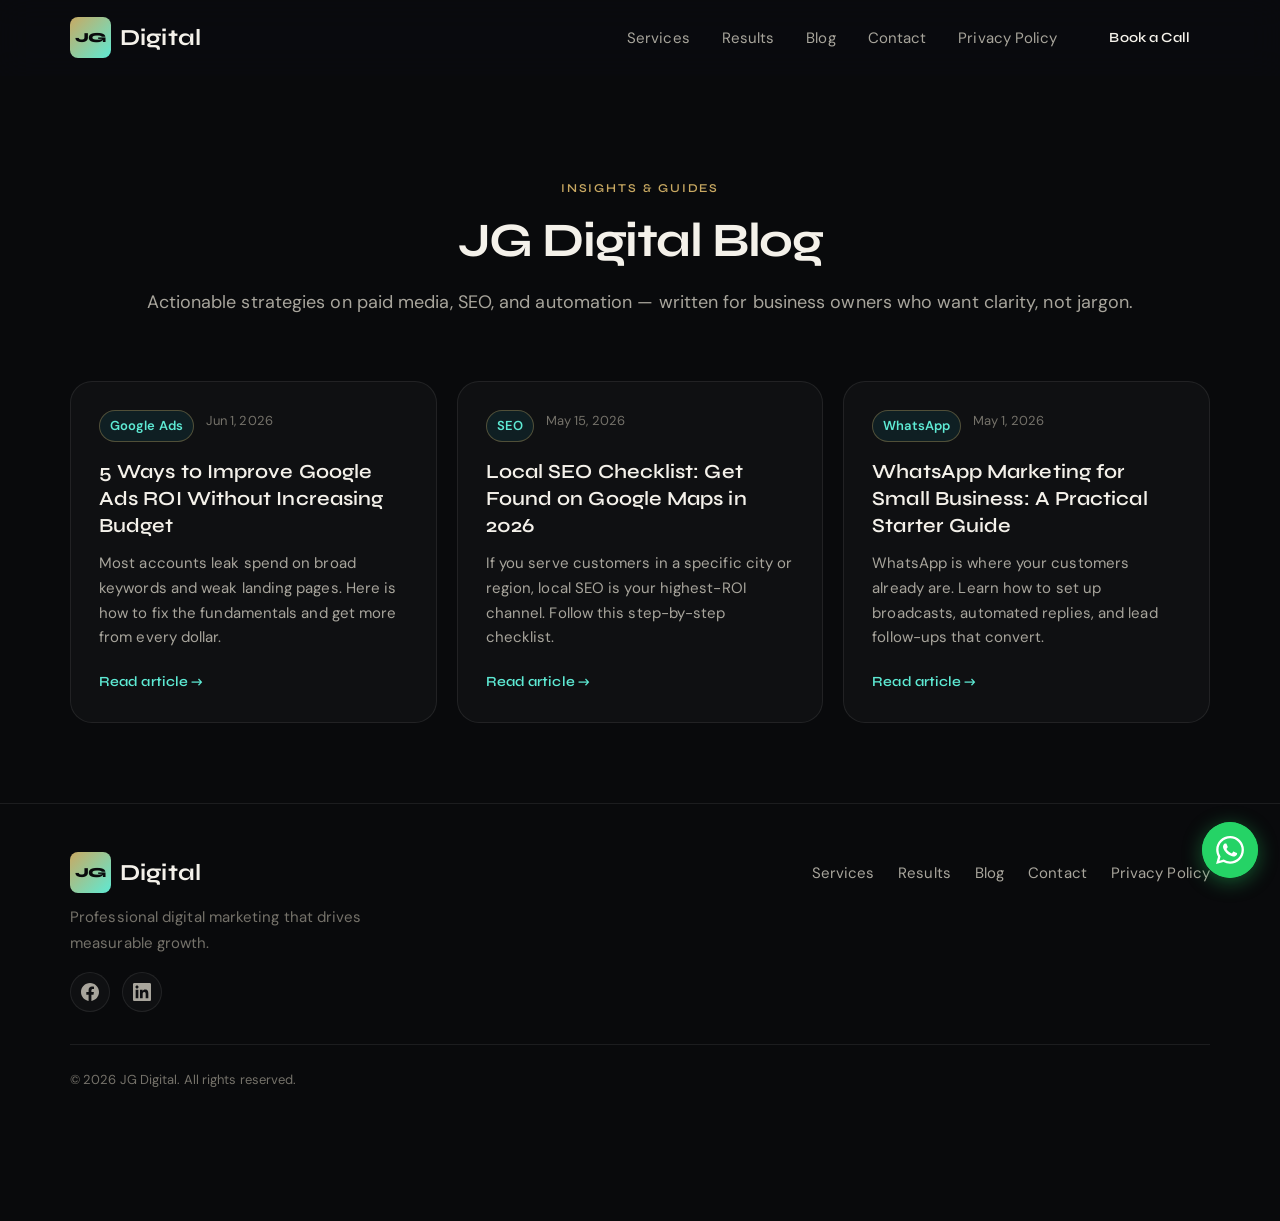
<file: docs/blog/index.html>
<!DOCTYPE html>
<html lang="en">
<head>
  <!-- Google tag (gtag.js) -->
  <script async src="https://www.googletagmanager.com/gtag/js?id=G-KVL2JGQMYC"></script>
  <script>
    window.dataLayer = window.dataLayer || [];
    function gtag(){dataLayer.push(arguments);}
    gtag('js', new Date());
    gtag('config', 'G-KVL2JGQMYC');
  </script>
  <meta charset="UTF-8">
  <meta name="viewport" content="width=device-width, initial-scale=1.0, viewport-fit=cover">
  <meta name="description" content="JG Digital blog — expert guides on Google Ads, SEO, WhatsApp Marketing, Website Design, AI Automation, and digital growth strategies for businesses.">
  <title>Blog | JG Digital</title>
  <link rel="preconnect" href="https://fonts.googleapis.com">
  <link rel="preconnect" href="https://fonts.gstatic.com" crossorigin>
  <link href="https://fonts.googleapis.com/css2?family=DM+Sans:ital,opsz,wght@0,9..40,400;0,9..40,500;0,9..40,600;1,9..40,400&family=Syne:wght@500;600;700;800&display=swap" rel="stylesheet">
  <link rel="stylesheet" href="../styles.css">
</head>
<body>

  <a href="#main" class="skip-link">Skip to main content</a>

  <header class="site-header" id="top">
    <div class="container header-inner">
      <a href="../index.html" class="logo" aria-label="JG Digital — home">
        <span class="logo-mark" aria-hidden="true">JG</span>
        <span class="logo-text">Digital</span>
      </a>

      <button class="nav-toggle" type="button" aria-expanded="false" aria-controls="primary-nav" aria-label="Open menu">
        <span class="nav-toggle-bar"></span>
        <span class="nav-toggle-bar"></span>
        <span class="nav-toggle-bar"></span>
      </button>

      <nav class="primary-nav" id="primary-nav" aria-label="Primary">
        <ul class="nav-list">
          <li><a href="../index.html#services">Services</a></li>
          <li><a href="../index.html#testimonials">Results</a></li>
          <li><a href="index.html">Blog</a></li>
          <li><a href="../index.html#contact">Contact</a></li>
          <li><a href="../privacy-policy.html">Privacy Policy</a></li>
          <li><a href="../index.html#contact" class="btn btn-nav">Book a Call</a></li>
        </ul>
      </nav>
    </div>
  </header>

  <main id="main" class="blog-page">
    <div class="container">
      <header class="blog-hero">
        <p class="section-eyebrow">Insights &amp; guides</p>
        <h1 class="section-title">JG Digital Blog</h1>
        <p class="section-desc">Actionable strategies on paid media, SEO, and automation — written for business owners who want clarity, not jargon.</p>
      </header>

      <div class="blog-grid">

        <article class="blog-card" data-animate>
          <div class="blog-card-meta">
            <span class="blog-card-tag">Google Ads</span>
            <time class="blog-card-date" datetime="2026-06-01">Jun 1, 2026</time>
          </div>
          <h2 class="blog-card-title">
            <a href="google-ads-roi.html">5 Ways to Improve Google Ads ROI Without Increasing Budget</a>
          </h2>
          <p class="blog-card-excerpt">Most accounts leak spend on broad keywords and weak landing pages. Here is how to fix the fundamentals and get more from every dollar.</p>
          <a href="google-ads-roi.html" class="blog-card-link">Read article →</a>
        </article>

        <article class="blog-card" data-animate>
          <div class="blog-card-meta">
            <span class="blog-card-tag">SEO</span>
            <time class="blog-card-date" datetime="2026-05-15">May 15, 2026</time>
          </div>
          <h2 class="blog-card-title">
            <a href="seo-local-business.html">Local SEO Checklist: Get Found on Google Maps in 2026</a>
          </h2>
          <p class="blog-card-excerpt">If you serve customers in a specific city or region, local SEO is your highest-ROI channel. Follow this step-by-step checklist.</p>
          <a href="seo-local-business.html" class="blog-card-link">Read article →</a>
        </article>

        <article class="blog-card" data-animate>
          <div class="blog-card-meta">
            <span class="blog-card-tag">WhatsApp</span>
            <time class="blog-card-date" datetime="2026-05-01">May 1, 2026</time>
          </div>
          <h2 class="blog-card-title">
            <a href="whatsapp-marketing-guide.html">WhatsApp Marketing for Small Business: A Practical Starter Guide</a>
          </h2>
          <p class="blog-card-excerpt">WhatsApp is where your customers already are. Learn how to set up broadcasts, automated replies, and lead follow-ups that convert.</p>
          <a href="whatsapp-marketing-guide.html" class="blog-card-link">Read article →</a>
        </article>

      </div>
    </div>
  </main>

  <footer class="site-footer">
    <div class="container footer-inner">
      <div class="footer-brand">
        <a href="../index.html" class="logo logo--footer" aria-label="JG Digital — home">
          <span class="logo-mark" aria-hidden="true">JG</span>
          <span class="logo-text">Digital</span>
        </a>
        <p class="footer-tagline">Professional digital marketing that drives measurable growth.</p>
        <div class="footer-social">
          <a href="https://www.facebook.com/profile.php?id=61585003149740" class="social-link" target="_blank" rel="noopener noreferrer" aria-label="JG Digital on Facebook">
            <svg viewBox="0 0 24 24" fill="currentColor" aria-hidden="true" xmlns="http://www.w3.org/2000/svg">
              <path d="M24 12.073c0-6.627-5.373-12-12-12s-12 5.373-12 12c0 5.99 4.388 10.954 10.125 11.854v-8.385H7.078v-3.47h3.047V9.43c0-3.007 1.792-4.669 4.533-4.669 1.312 0 2.686.235 2.686.235v2.953H15.83c-1.491 0-1.956.925-1.956 1.874v2.25h3.328l-.532 3.47h-2.796v8.385C19.612 23.027 24 18.062 24 12.073z"/>
            </svg>
          </a>
          <a href="https://www.linkedin.com/in/jhuma-guha-290a50399/" class="social-link" target="_blank" rel="noopener noreferrer" aria-label="Jhuma Guha on LinkedIn">
            <svg viewBox="0 0 24 24" fill="currentColor" aria-hidden="true" xmlns="http://www.w3.org/2000/svg">
              <path d="M20.447 20.452h-3.554v-5.569c0-1.328-.027-3.037-1.852-3.037-1.853 0-2.136 1.445-2.136 2.939v5.667H9.351V9h3.414v1.561h.046c.477-.9 1.637-1.85 3.37-1.85 3.601 0 4.267 2.37 4.267 5.455v6.286zM5.337 7.433c-1.144 0-2.063-.926-2.063-2.065 0-1.138.92-2.063 2.063-2.063 1.14 0 2.064.925 2.064 2.063 0 1.139-.925 2.065-2.064 2.065zm1.782 13.019H3.555V9h3.564v11.452zM22.225 0H1.771C.792 0 0 .774 0 1.729v20.542C0 23.227.792 24 1.771 24h20.451C23.2 24 24 23.227 24 22.271V1.729C24 .774 23.2 0 22.222 0h.003z"/>
            </svg>
          </a>
        </div>
      </div>

      <nav class="footer-nav" aria-label="Footer">
        <ul>
          <li><a href="../index.html#services">Services</a></li>
          <li><a href="../index.html#testimonials">Results</a></li>
          <li><a href="index.html">Blog</a></li>
          <li><a href="../index.html#contact">Contact</a></li>
          <li><a href="../privacy-policy.html">Privacy Policy</a></li>
        </ul>
      </nav>

      <p class="footer-copy">&copy; <span id="year"></span> JG Digital. All rights reserved.</p>
    </div>
  </footer>

  <a href="https://wa.me/919830536380" class="whatsapp-fab" target="_blank" rel="noopener noreferrer" aria-label="Chat with us on WhatsApp">
    <svg viewBox="0 0 24 24" fill="currentColor" aria-hidden="true" xmlns="http://www.w3.org/2000/svg">
      <path d="M17.472 14.382c-.297-.149-1.758-.867-2.03-.967-.273-.099-.471-.148-.67.15-.197.297-.767.966-.94 1.164-.173.199-.347.223-.644.075-.297-.15-1.255-.463-2.39-1.475-.883-.788-1.48-1.761-1.653-2.059-.173-.297-.018-.458.13-.606.134-.133.298-.347.446-.52.149-.174.198-.298.298-.497.099-.198.05-.371-.025-.52-.075-.149-.669-1.612-.916-2.207-.242-.579-.487-.5-.669-.51-.173-.008-.371-.01-.57-.01-.198 0-.52.074-.792.372-.272.297-1.04 1.016-1.04 2.479 0 1.462 1.065 2.875 1.213 3.074.149.198 2.096 3.2 5.077 4.487.709.306 1.262.489 1.694.625.712.227 1.36.195 1.871.118.571-.085 1.758-.719 2.006-1.413.248-.694.248-1.289.173-1.413-.074-.124-.272-.198-.57-.347m-5.421 7.403h-.004a9.87 9.87 0 01-5.031-1.378l-.361-.214-3.741.982.998-3.648-.235-.374a9.86 9.86 0 01-1.51-5.26c.001-5.45 4.436-9.884 9.888-9.884 2.64 0 5.122 1.03 6.988 2.898a9.825 9.825 0 012.893 6.994c-.003 5.45-4.435 9.884-9.881 9.884m8.413-18.297A11.815 11.815 0 0012.05 0C5.495 0 .16 5.335.157 11.892c0 2.096.547 4.142 1.588 5.945L.057 24l6.305-1.654a11.882 11.882 0 005.683 1.448h.005c6.554 0 11.89-5.335 11.893-11.893a11.821 11.821 0 00-3.48-8.413z"/>
    </svg>
    <span class="whatsapp-pulse" aria-hidden="true"></span>
  </a>

  <script src="../script.js"></script>
</body>
</html>
</file>
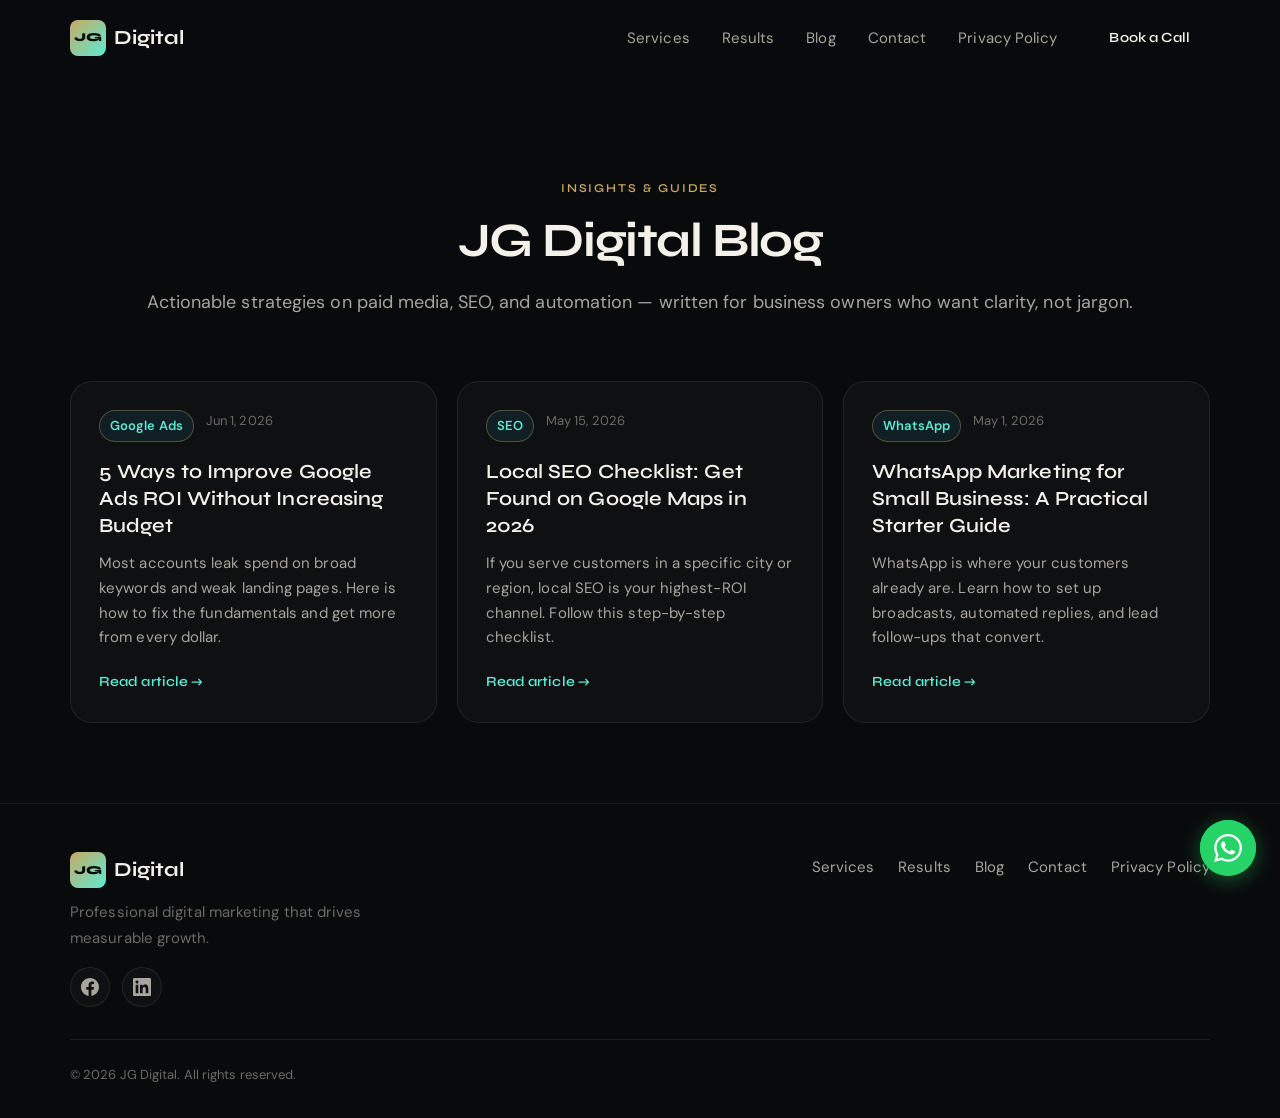
<file: website/blog/index.html>
<!DOCTYPE html>
<html lang="en">
<head>
  <!-- Google tag (gtag.js) -->
  <script async src="https://www.googletagmanager.com/gtag/js?id=G-XZ978HD70X"></script>
  <script>
    window.dataLayer = window.dataLayer || [];
    function gtag(){dataLayer.push(arguments);}
    gtag('js', new Date());
    gtag('config', 'G-XZ978HD70X');
  </script>
  <meta charset="UTF-8">
  <meta name="viewport" content="width=device-width, initial-scale=1.0">
  <meta name="description" content="JG Digital blog — practical guides on Google Ads, SEO, WhatsApp marketing, and digital growth for businesses.">
  <title>Blog | JG Digital</title>
  <link rel="preconnect" href="https://fonts.googleapis.com">
  <link rel="preconnect" href="https://fonts.gstatic.com" crossorigin>
  <link href="https://fonts.googleapis.com/css2?family=DM+Sans:ital,opsz,wght@0,9..40,400;0,9..40,500;0,9..40,600;1,9..40,400&family=Syne:wght@500;600;700;800&display=swap" rel="stylesheet">
  <link rel="stylesheet" href="../styles.css">
</head>
<body>

  <a href="#main" class="skip-link">Skip to main content</a>

  <header class="site-header" id="top">
    <div class="container header-inner">
      <a href="../index.html" class="logo" aria-label="JG Digital — home">
        <span class="logo-mark" aria-hidden="true">JG</span>
        <span class="logo-text">Digital</span>
      </a>

      <button class="nav-toggle" type="button" aria-expanded="false" aria-controls="primary-nav" aria-label="Open menu">
        <span class="nav-toggle-bar"></span>
        <span class="nav-toggle-bar"></span>
        <span class="nav-toggle-bar"></span>
      </button>

      <nav class="primary-nav" id="primary-nav" aria-label="Primary">
        <ul class="nav-list">
          <li><a href="../index.html#services">Services</a></li>
          <li><a href="../index.html#testimonials">Results</a></li>
          <li><a href="index.html">Blog</a></li>
          <li><a href="../index.html#contact">Contact</a></li>
          <li><a href="../privacy-policy.html">Privacy Policy</a></li>
          <li><a href="../index.html#contact" class="btn btn-nav">Book a Call</a></li>
        </ul>
      </nav>
    </div>
  </header>

  <main id="main" class="blog-page">
    <div class="container">
      <header class="blog-hero">
        <p class="section-eyebrow">Insights &amp; guides</p>
        <h1 class="section-title">JG Digital Blog</h1>
        <p class="section-desc">Actionable strategies on paid media, SEO, and automation — written for business owners who want clarity, not jargon.</p>
      </header>

      <div class="blog-grid">

        <article class="blog-card" data-animate>
          <div class="blog-card-meta">
            <span class="blog-card-tag">Google Ads</span>
            <time class="blog-card-date" datetime="2026-06-01">Jun 1, 2026</time>
          </div>
          <h2 class="blog-card-title">
            <a href="google-ads-roi.html">5 Ways to Improve Google Ads ROI Without Increasing Budget</a>
          </h2>
          <p class="blog-card-excerpt">Most accounts leak spend on broad keywords and weak landing pages. Here is how to fix the fundamentals and get more from every dollar.</p>
          <a href="google-ads-roi.html" class="blog-card-link">Read article →</a>
        </article>

        <article class="blog-card" data-animate>
          <div class="blog-card-meta">
            <span class="blog-card-tag">SEO</span>
            <time class="blog-card-date" datetime="2026-05-15">May 15, 2026</time>
          </div>
          <h2 class="blog-card-title">
            <a href="seo-local-business.html">Local SEO Checklist: Get Found on Google Maps in 2026</a>
          </h2>
          <p class="blog-card-excerpt">If you serve customers in a specific city or region, local SEO is your highest-ROI channel. Follow this step-by-step checklist.</p>
          <a href="seo-local-business.html" class="blog-card-link">Read article →</a>
        </article>

        <article class="blog-card" data-animate>
          <div class="blog-card-meta">
            <span class="blog-card-tag">WhatsApp</span>
            <time class="blog-card-date" datetime="2026-05-01">May 1, 2026</time>
          </div>
          <h2 class="blog-card-title">
            <a href="whatsapp-marketing-guide.html">WhatsApp Marketing for Small Business: A Practical Starter Guide</a>
          </h2>
          <p class="blog-card-excerpt">WhatsApp is where your customers already are. Learn how to set up broadcasts, automated replies, and lead follow-ups that convert.</p>
          <a href="whatsapp-marketing-guide.html" class="blog-card-link">Read article →</a>
        </article>

      </div>
    </div>
  </main>

  <footer class="site-footer">
    <div class="container footer-inner">
      <div class="footer-brand">
        <a href="../index.html" class="logo logo--footer" aria-label="JG Digital — home">
          <span class="logo-mark" aria-hidden="true">JG</span>
          <span class="logo-text">Digital</span>
        </a>
        <p class="footer-tagline">Professional digital marketing that drives measurable growth.</p>
        <div class="footer-social">
          <a href="https://www.facebook.com/profile.php?id=61585003149740" class="social-link" target="_blank" rel="noopener noreferrer" aria-label="JG Digital on Facebook">
            <svg viewBox="0 0 24 24" fill="currentColor" aria-hidden="true" xmlns="http://www.w3.org/2000/svg">
              <path d="M24 12.073c0-6.627-5.373-12-12-12s-12 5.373-12 12c0 5.99 4.388 10.954 10.125 11.854v-8.385H7.078v-3.47h3.047V9.43c0-3.007 1.792-4.669 4.533-4.669 1.312 0 2.686.235 2.686.235v2.953H15.83c-1.491 0-1.956.925-1.956 1.874v2.25h3.328l-.532 3.47h-2.796v8.385C19.612 23.027 24 18.062 24 12.073z"/>
            </svg>
          </a>
          <a href="https://www.linkedin.com/in/jhuma-guha-290a50399/" class="social-link" target="_blank" rel="noopener noreferrer" aria-label="Jhuma Guha on LinkedIn">
            <svg viewBox="0 0 24 24" fill="currentColor" aria-hidden="true" xmlns="http://www.w3.org/2000/svg">
              <path d="M20.447 20.452h-3.554v-5.569c0-1.328-.027-3.037-1.852-3.037-1.853 0-2.136 1.445-2.136 2.939v5.667H9.351V9h3.414v1.561h.046c.477-.9 1.637-1.85 3.37-1.85 3.601 0 4.267 2.37 4.267 5.455v6.286zM5.337 7.433c-1.144 0-2.063-.926-2.063-2.065 0-1.138.92-2.063 2.063-2.063 1.14 0 2.064.925 2.064 2.063 0 1.139-.925 2.065-2.064 2.065zm1.782 13.019H3.555V9h3.564v11.452zM22.225 0H1.771C.792 0 0 .774 0 1.729v20.542C0 23.227.792 24 1.771 24h20.451C23.2 24 24 23.227 24 22.271V1.729C24 .774 23.2 0 22.222 0h.003z"/>
            </svg>
          </a>
        </div>
      </div>

      <nav class="footer-nav" aria-label="Footer">
        <ul>
          <li><a href="../index.html#services">Services</a></li>
          <li><a href="../index.html#testimonials">Results</a></li>
          <li><a href="index.html">Blog</a></li>
          <li><a href="../index.html#contact">Contact</a></li>
          <li><a href="../privacy-policy.html">Privacy Policy</a></li>
        </ul>
      </nav>

      <p class="footer-copy">&copy; <span id="year"></span> JG Digital. All rights reserved.</p>
    </div>
  </footer>

  <a href="https://wa.me/919830536380" class="whatsapp-fab" target="_blank" rel="noopener noreferrer" aria-label="Chat with us on WhatsApp">
    <svg viewBox="0 0 24 24" fill="currentColor" aria-hidden="true" xmlns="http://www.w3.org/2000/svg">
      <path d="M17.472 14.382c-.297-.149-1.758-.867-2.03-.967-.273-.099-.471-.148-.67.15-.197.297-.767.966-.94 1.164-.173.199-.347.223-.644.075-.297-.15-1.255-.463-2.39-1.475-.883-.788-1.48-1.761-1.653-2.059-.173-.297-.018-.458.13-.606.134-.133.298-.347.446-.52.149-.174.198-.298.298-.497.099-.198.05-.371-.025-.52-.075-.149-.669-1.612-.916-2.207-.242-.579-.487-.5-.669-.51-.173-.008-.371-.01-.57-.01-.198 0-.52.074-.792.372-.272.297-1.04 1.016-1.04 2.479 0 1.462 1.065 2.875 1.213 3.074.149.198 2.096 3.2 5.077 4.487.709.306 1.262.489 1.694.625.712.227 1.36.195 1.871.118.571-.085 1.758-.719 2.006-1.413.248-.694.248-1.289.173-1.413-.074-.124-.272-.198-.57-.347m-5.421 7.403h-.004a9.87 9.87 0 01-5.031-1.378l-.361-.214-3.741.982.998-3.648-.235-.374a9.86 9.86 0 01-1.51-5.26c.001-5.45 4.436-9.884 9.888-9.884 2.64 0 5.122 1.03 6.988 2.898a9.825 9.825 0 012.893 6.994c-.003 5.45-4.435 9.884-9.881 9.884m8.413-18.297A11.815 11.815 0 0012.05 0C5.495 0 .16 5.335.157 11.892c0 2.096.547 4.142 1.588 5.945L.057 24l6.305-1.654a11.882 11.882 0 005.683 1.448h.005c6.554 0 11.89-5.335 11.893-11.893a11.821 11.821 0 00-3.48-8.413z"/>
    </svg>
    <span class="whatsapp-pulse" aria-hidden="true"></span>
  </a>

  <script src="../script.js"></script>
</body>
</html>
</file>
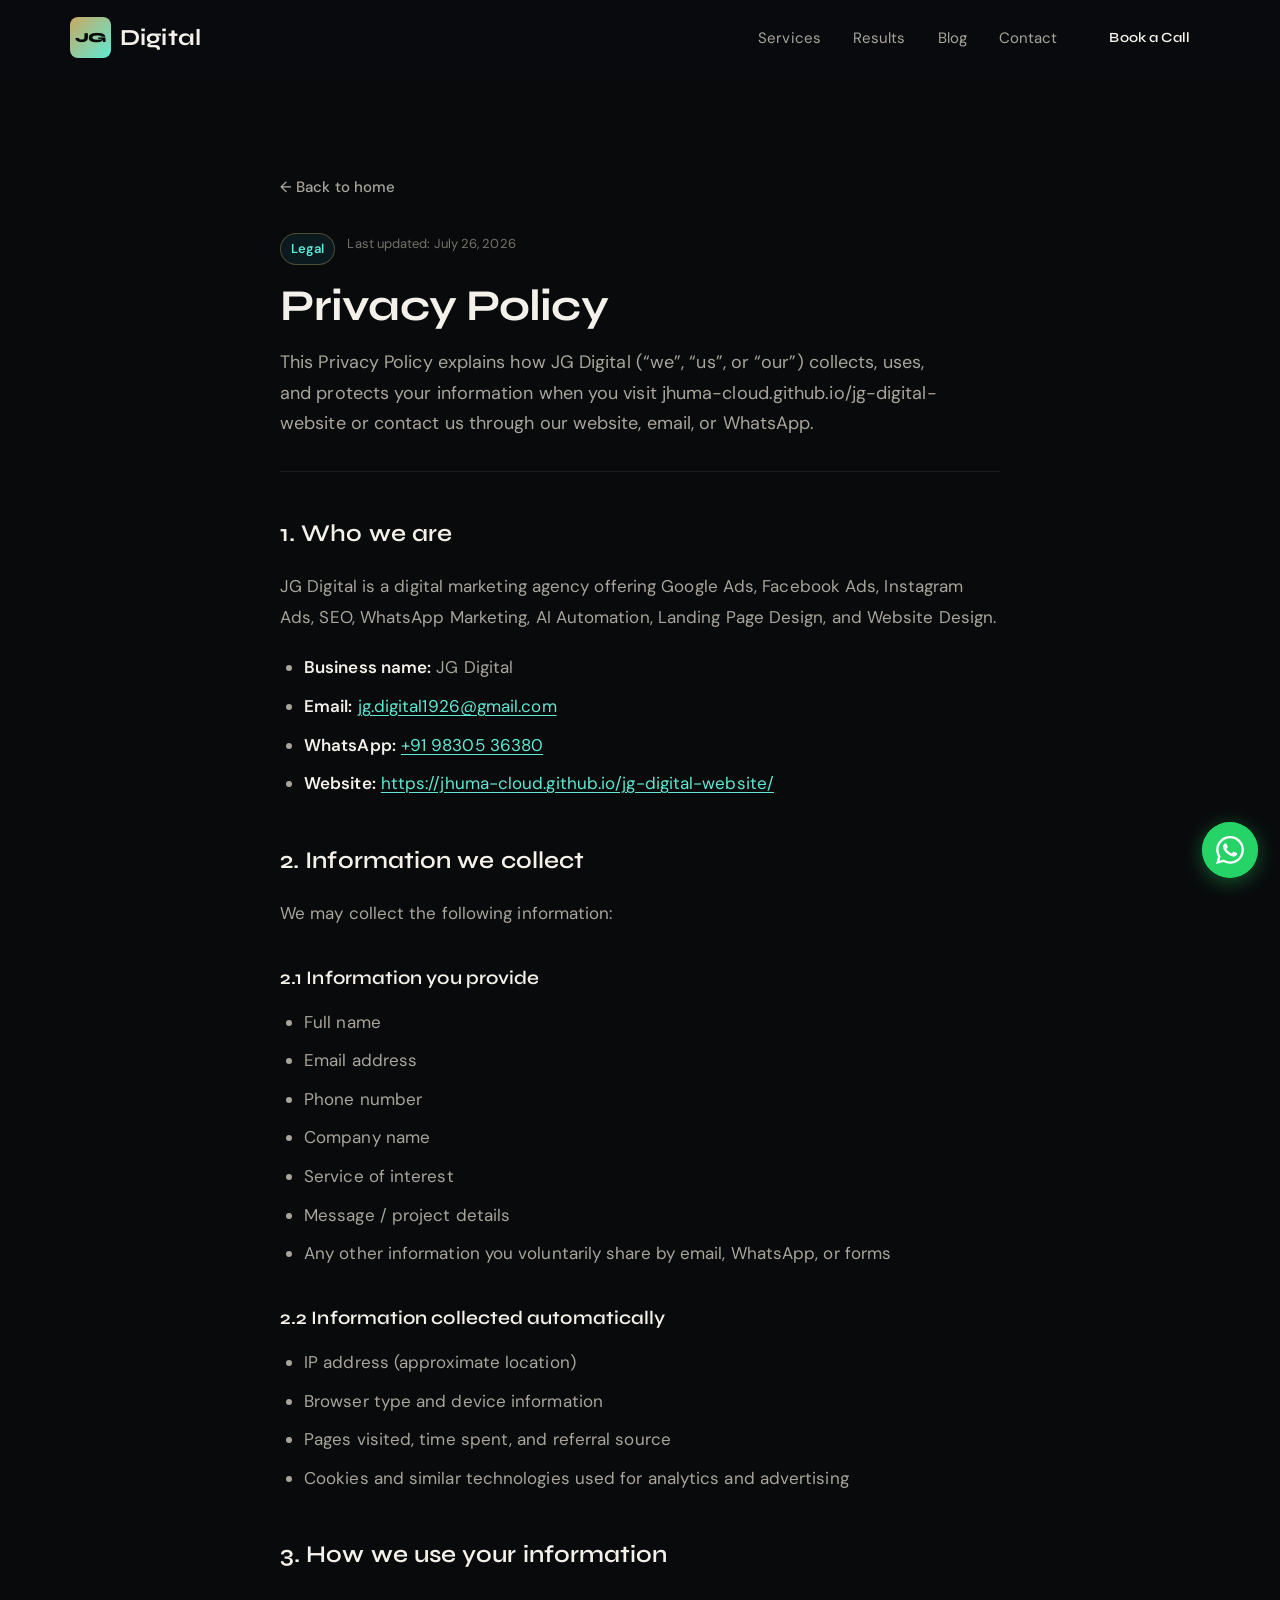
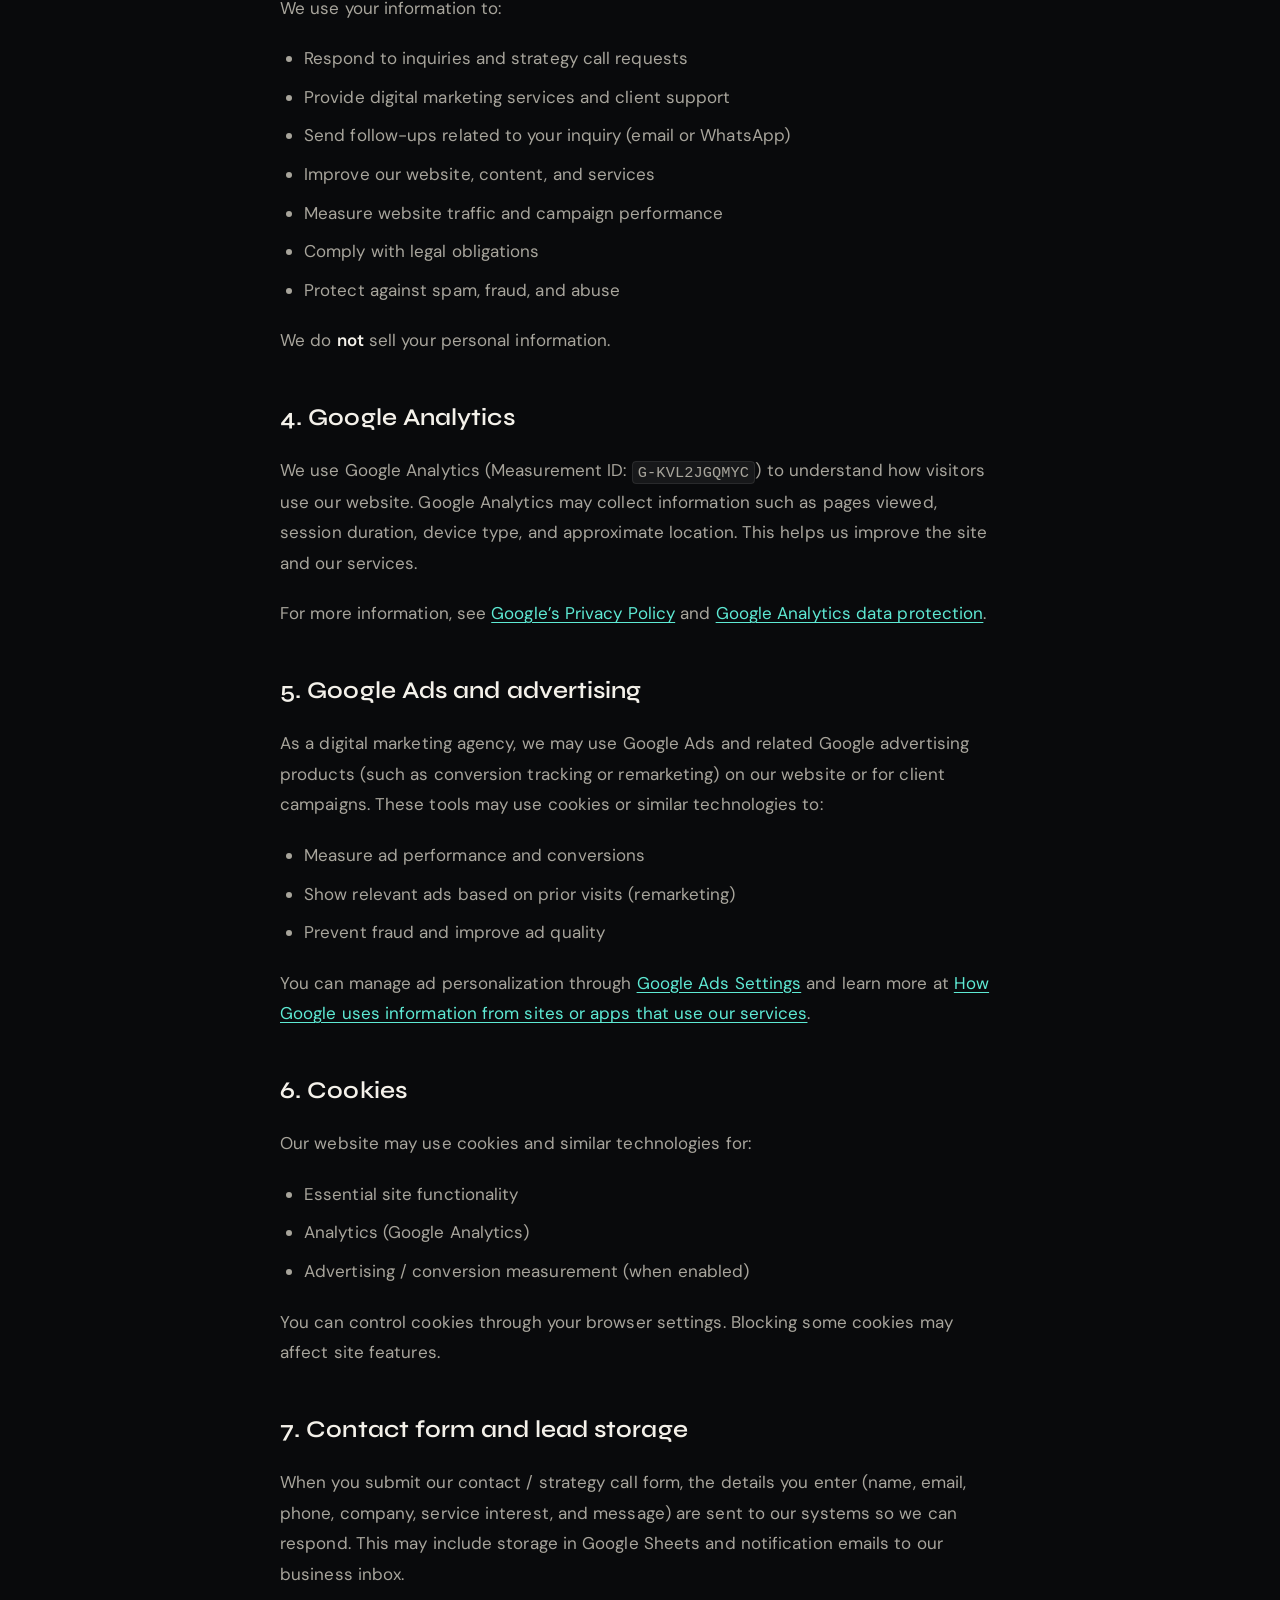
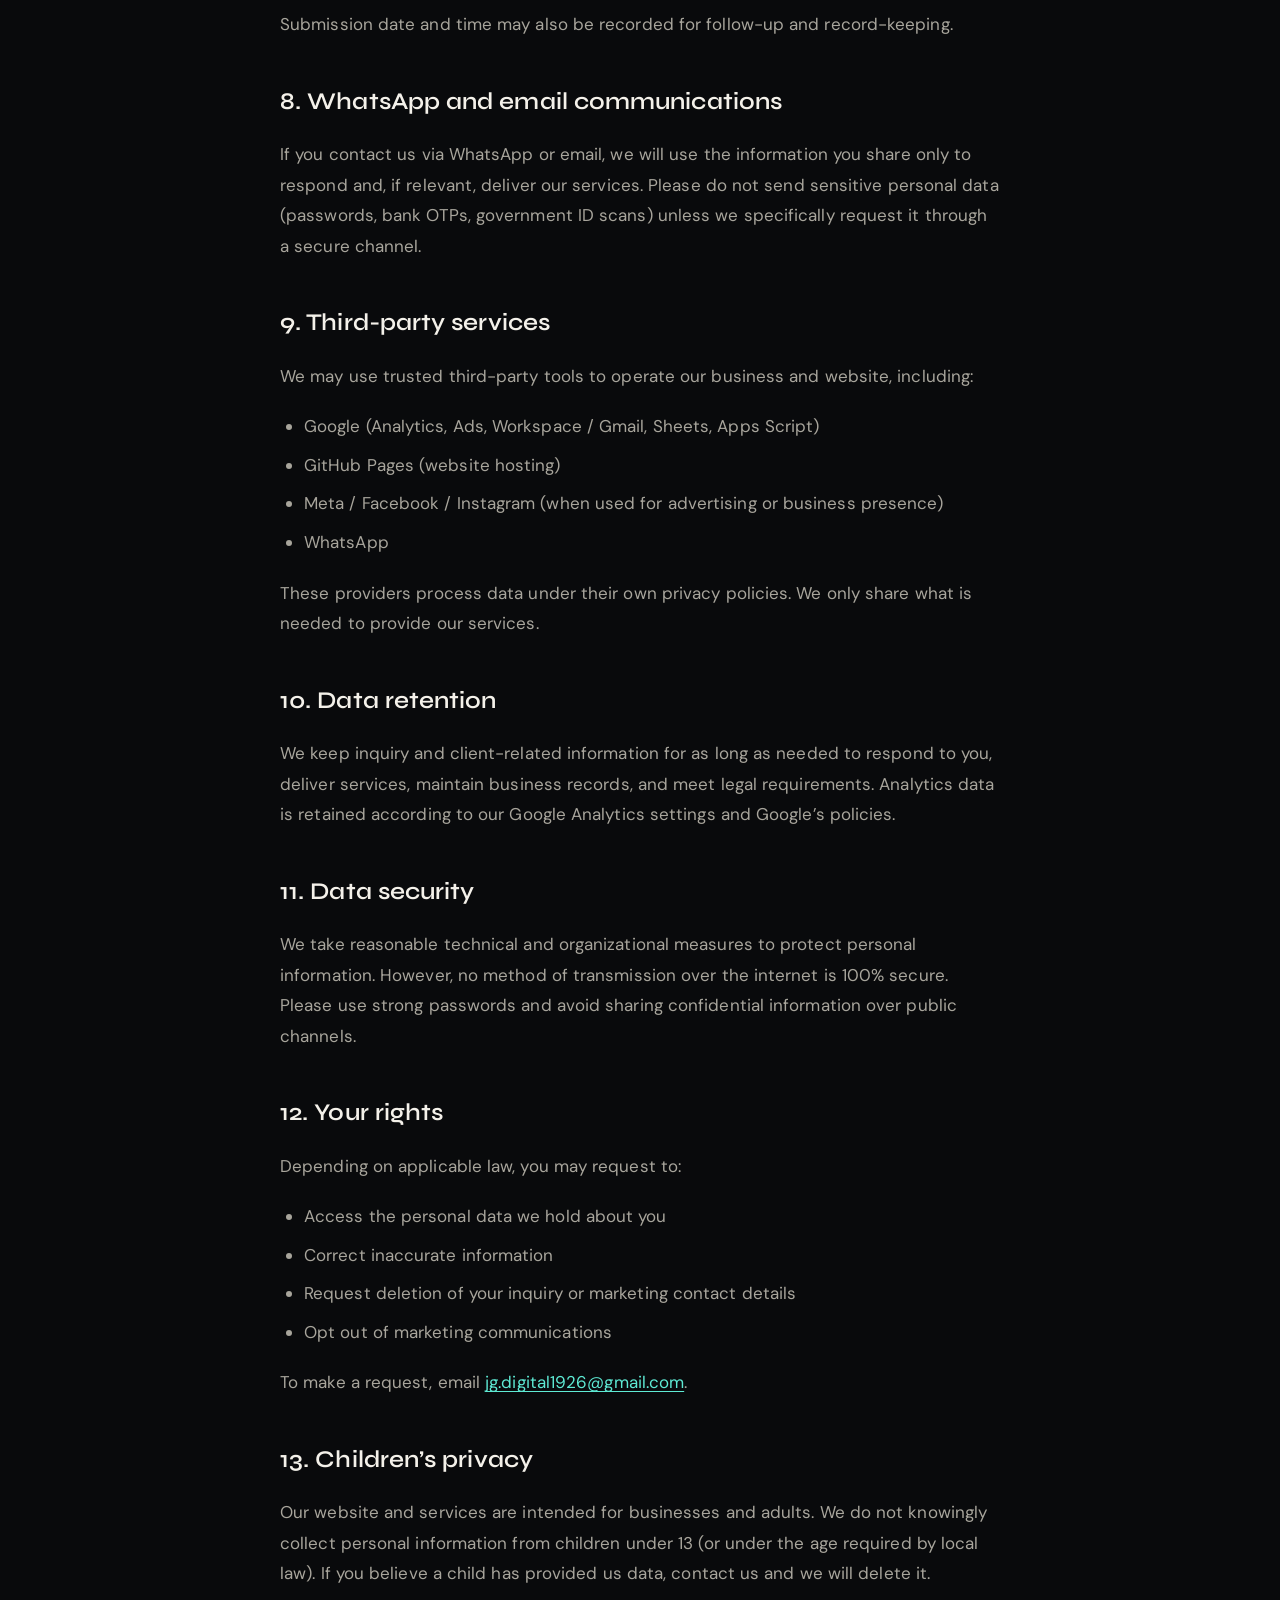
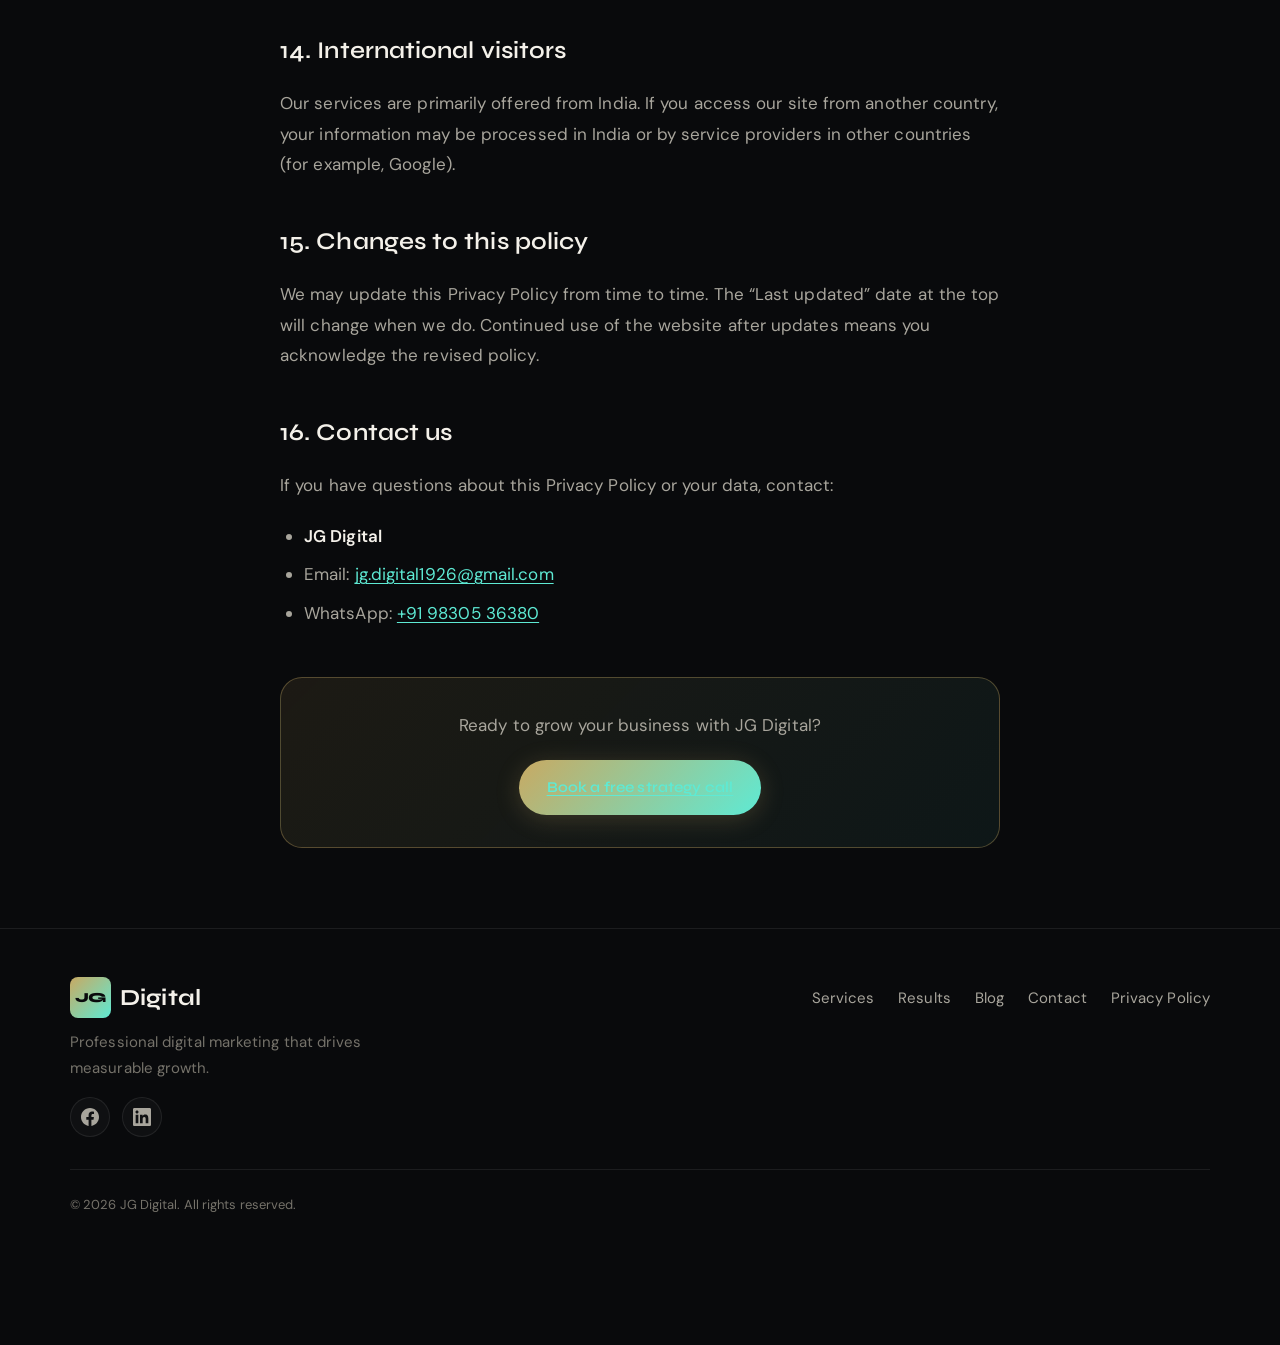
<file: docs/privacy-policy.html>
<!DOCTYPE html>
<html lang="en">
<head>
  <!-- Google tag (gtag.js) -->
  <script async src="https://www.googletagmanager.com/gtag/js?id=G-KVL2JGQMYC"></script>
  <script>
    window.dataLayer = window.dataLayer || [];
    function gtag(){dataLayer.push(arguments);}
    gtag('js', new Date());
    gtag('config', 'G-KVL2JGQMYC');
  </script>
  <meta charset="UTF-8">
  <meta name="viewport" content="width=device-width, initial-scale=1.0, viewport-fit=cover">
  <meta name="description" content="Privacy Policy for JG Digital — how we collect, use, and protect your personal information.">
  <title>Privacy Policy | JG Digital</title>
  <link rel="preconnect" href="https://fonts.googleapis.com">
  <link rel="preconnect" href="https://fonts.gstatic.com" crossorigin>
  <link href="https://fonts.googleapis.com/css2?family=DM+Sans:ital,opsz,wght@0,9..40,400;0,9..40,500;0,9..40,600;1,9..40,400&family=Syne:wght@500;600;700;800&display=swap" rel="stylesheet">
  <link rel="stylesheet" href="styles.css">
</head>
<body>

  <a href="#main" class="skip-link">Skip to main content</a>

  <header class="site-header" id="top">
    <div class="container header-inner">
      <a href="index.html" class="logo" aria-label="JG Digital — home">
        <span class="logo-mark" aria-hidden="true">JG</span>
        <span class="logo-text">Digital</span>
      </a>
      <button class="nav-toggle" type="button" aria-expanded="false" aria-controls="primary-nav" aria-label="Open menu">
        <span class="nav-toggle-bar"></span>
        <span class="nav-toggle-bar"></span>
        <span class="nav-toggle-bar"></span>
      </button>
      <nav class="primary-nav" id="primary-nav" aria-label="Primary">
        <ul class="nav-list">
          <li><a href="index.html#services">Services</a></li>
          <li><a href="index.html#testimonials">Results</a></li>
          <li><a href="blog/index.html">Blog</a></li>
          <li><a href="index.html#contact">Contact</a></li>
          <li><a href="index.html#contact" class="btn btn-nav">Book a Call</a></li>
        </ul>
      </nav>
    </div>
  </header>

  <main id="main" class="blog-page">
    <article class="container blog-article legal-page">
      <a href="index.html" class="blog-back">← Back to home</a>

      <header class="blog-article-header">
        <div class="blog-card-meta">
          <span class="blog-card-tag">Legal</span>
          <time class="blog-card-date" datetime="2026-07-26">Last updated: July 26, 2026</time>
        </div>
        <h1 class="blog-article-title">Privacy Policy</h1>
        <p class="section-desc legal-intro">
          This Privacy Policy explains how JG Digital (“we”, “us”, or “our”) collects, uses, and protects your information when you visit
          <a href="https://jhuma-cloud.github.io/jg-digital-website/">jhuma-cloud.github.io/jg-digital-website</a>
          or contact us through our website, email, or WhatsApp.
        </p>
      </header>

      <div class="blog-content">
        <h2>1. Who we are</h2>
        <p>JG Digital is a digital marketing agency offering Google Ads, Facebook Ads, Instagram Ads, SEO, WhatsApp Marketing, AI Automation, Landing Page Design, and Website Design.</p>
        <ul>
          <li><strong>Business name:</strong> JG Digital</li>
          <li><strong>Email:</strong> <a href="mailto:jg.digital1926@gmail.com">jg.digital1926@gmail.com</a></li>
          <li><strong>WhatsApp:</strong> <a href="https://wa.me/919830536380" target="_blank" rel="noopener noreferrer">+91 98305 36380</a></li>
          <li><strong>Website:</strong> <a href="https://jhuma-cloud.github.io/jg-digital-website/">https://jhuma-cloud.github.io/jg-digital-website/</a></li>
        </ul>

        <h2>2. Information we collect</h2>
        <p>We may collect the following information:</p>
        <h3>2.1 Information you provide</h3>
        <ul>
          <li>Full name</li>
          <li>Email address</li>
          <li>Phone number</li>
          <li>Company name</li>
          <li>Service of interest</li>
          <li>Message / project details</li>
          <li>Any other information you voluntarily share by email, WhatsApp, or forms</li>
        </ul>
        <h3>2.2 Information collected automatically</h3>
        <ul>
          <li>IP address (approximate location)</li>
          <li>Browser type and device information</li>
          <li>Pages visited, time spent, and referral source</li>
          <li>Cookies and similar technologies used for analytics and advertising</li>
        </ul>

        <h2>3. How we use your information</h2>
        <p>We use your information to:</p>
        <ul>
          <li>Respond to inquiries and strategy call requests</li>
          <li>Provide digital marketing services and client support</li>
          <li>Send follow-ups related to your inquiry (email or WhatsApp)</li>
          <li>Improve our website, content, and services</li>
          <li>Measure website traffic and campaign performance</li>
          <li>Comply with legal obligations</li>
          <li>Protect against spam, fraud, and abuse</li>
        </ul>
        <p>We do <strong>not</strong> sell your personal information.</p>

        <h2>4. Google Analytics</h2>
        <p>
          We use Google Analytics (Measurement ID: <code>G-KVL2JGQMYC</code>) to understand how visitors use our website.
          Google Analytics may collect information such as pages viewed, session duration, device type, and approximate location.
          This helps us improve the site and our services.
        </p>
        <p>
          For more information, see
          <a href="https://policies.google.com/privacy" target="_blank" rel="noopener noreferrer">Google’s Privacy Policy</a>
          and
          <a href="https://support.google.com/analytics/answer/6004245" target="_blank" rel="noopener noreferrer">Google Analytics data protection</a>.
        </p>

        <h2>5. Google Ads and advertising</h2>
        <p>
          As a digital marketing agency, we may use Google Ads and related Google advertising products (such as conversion tracking or remarketing)
          on our website or for client campaigns. These tools may use cookies or similar technologies to:
        </p>
        <ul>
          <li>Measure ad performance and conversions</li>
          <li>Show relevant ads based on prior visits (remarketing)</li>
          <li>Prevent fraud and improve ad quality</li>
        </ul>
        <p>
          You can manage ad personalization through
          <a href="https://adssettings.google.com/" target="_blank" rel="noopener noreferrer">Google Ads Settings</a>
          and learn more at
          <a href="https://policies.google.com/technologies/ads" target="_blank" rel="noopener noreferrer">How Google uses information from sites or apps that use our services</a>.
        </p>

        <h2>6. Cookies</h2>
        <p>Our website may use cookies and similar technologies for:</p>
        <ul>
          <li>Essential site functionality</li>
          <li>Analytics (Google Analytics)</li>
          <li>Advertising / conversion measurement (when enabled)</li>
        </ul>
        <p>You can control cookies through your browser settings. Blocking some cookies may affect site features.</p>

        <h2>7. Contact form and lead storage</h2>
        <p>
          When you submit our contact / strategy call form, the details you enter (name, email, phone, company, service interest, and message)
          are sent to our systems so we can respond. This may include storage in Google Sheets and notification emails to our business inbox.
        </p>
        <p>Submission date and time may also be recorded for follow-up and record-keeping.</p>

        <h2>8. WhatsApp and email communications</h2>
        <p>
          If you contact us via WhatsApp or email, we will use the information you share only to respond and, if relevant,
          deliver our services. Please do not send sensitive personal data (passwords, bank OTPs, government ID scans) unless we specifically request it through a secure channel.
        </p>

        <h2>9. Third-party services</h2>
        <p>We may use trusted third-party tools to operate our business and website, including:</p>
        <ul>
          <li>Google (Analytics, Ads, Workspace / Gmail, Sheets, Apps Script)</li>
          <li>GitHub Pages (website hosting)</li>
          <li>Meta / Facebook / Instagram (when used for advertising or business presence)</li>
          <li>WhatsApp</li>
        </ul>
        <p>These providers process data under their own privacy policies. We only share what is needed to provide our services.</p>

        <h2>10. Data retention</h2>
        <p>
          We keep inquiry and client-related information for as long as needed to respond to you, deliver services,
          maintain business records, and meet legal requirements. Analytics data is retained according to our Google Analytics settings and Google’s policies.
        </p>

        <h2>11. Data security</h2>
        <p>
          We take reasonable technical and organizational measures to protect personal information.
          However, no method of transmission over the internet is 100% secure. Please use strong passwords and avoid sharing confidential information over public channels.
        </p>

        <h2>12. Your rights</h2>
        <p>Depending on applicable law, you may request to:</p>
        <ul>
          <li>Access the personal data we hold about you</li>
          <li>Correct inaccurate information</li>
          <li>Request deletion of your inquiry or marketing contact details</li>
          <li>Opt out of marketing communications</li>
        </ul>
        <p>To make a request, email <a href="mailto:jg.digital1926@gmail.com">jg.digital1926@gmail.com</a>.</p>

        <h2>13. Children’s privacy</h2>
        <p>
          Our website and services are intended for businesses and adults. We do not knowingly collect personal information from children under 13
          (or under the age required by local law). If you believe a child has provided us data, contact us and we will delete it.
        </p>

        <h2>14. International visitors</h2>
        <p>
          Our services are primarily offered from India. If you access our site from another country, your information may be processed in India
          or by service providers in other countries (for example, Google).
        </p>

        <h2>15. Changes to this policy</h2>
        <p>
          We may update this Privacy Policy from time to time. The “Last updated” date at the top will change when we do.
          Continued use of the website after updates means you acknowledge the revised policy.
        </p>

        <h2>16. Contact us</h2>
        <p>If you have questions about this Privacy Policy or your data, contact:</p>
        <ul>
          <li><strong>JG Digital</strong></li>
          <li>Email: <a href="mailto:jg.digital1926@gmail.com">jg.digital1926@gmail.com</a></li>
          <li>WhatsApp: <a href="https://wa.me/919830536380" target="_blank" rel="noopener noreferrer">+91 98305 36380</a></li>
        </ul>

        <div class="blog-cta">
          <p>Ready to grow your business with JG Digital?</p>
          <a href="index.html#contact" class="btn btn-primary">Book a free strategy call</a>
        </div>
      </div>
    </article>
  </main>

  <footer class="site-footer">
    <div class="container footer-inner">
      <div class="footer-brand">
        <a href="index.html" class="logo logo--footer" aria-label="JG Digital — home">
          <span class="logo-mark" aria-hidden="true">JG</span>
          <span class="logo-text">Digital</span>
        </a>
        <p class="footer-tagline">Professional digital marketing that drives measurable growth.</p>
        <div class="footer-social">
          <a href="https://www.facebook.com/profile.php?id=61585003149740" class="social-link" target="_blank" rel="noopener noreferrer" aria-label="JG Digital on Facebook">
            <svg viewBox="0 0 24 24" fill="currentColor" aria-hidden="true" xmlns="http://www.w3.org/2000/svg">
              <path d="M24 12.073c0-6.627-5.373-12-12-12s-12 5.373-12 12c0 5.99 4.388 10.954 10.125 11.854v-8.385H7.078v-3.47h3.047V9.43c0-3.007 1.792-4.669 4.533-4.669 1.312 0 2.686.235 2.686.235v2.953H15.83c-1.491 0-1.956.925-1.956 1.874v2.25h3.328l-.532 3.47h-2.796v8.385C19.612 23.027 24 18.062 24 12.073z"/>
            </svg>
          </a>
          <a href="https://www.linkedin.com/in/jhuma-guha-290a50399/" class="social-link" target="_blank" rel="noopener noreferrer" aria-label="Jhuma Guha on LinkedIn">
            <svg viewBox="0 0 24 24" fill="currentColor" aria-hidden="true" xmlns="http://www.w3.org/2000/svg">
              <path d="M20.447 20.452h-3.554v-5.569c0-1.328-.027-3.037-1.852-3.037-1.853 0-2.136 1.445-2.136 2.939v5.667H9.351V9h3.414v1.561h.046c.477-.9 1.637-1.85 3.37-1.85 3.601 0 4.267 2.37 4.267 5.455v6.286zM5.337 7.433c-1.144 0-2.063-.926-2.063-2.065 0-1.138.92-2.063 2.063-2.063 1.14 0 2.064.925 2.064 2.063 0 1.139-.925 2.065-2.064 2.065zm1.782 13.019H3.555V9h3.564v11.452zM22.225 0H1.771C.792 0 0 .774 0 1.729v20.542C0 23.227.792 24 1.771 24h20.451C23.2 24 24 23.227 24 22.271V1.729C24 .774 23.2 0 22.222 0h.003z"/>
            </svg>
          </a>
        </div>
      </div>

      <nav class="footer-nav" aria-label="Footer">
        <ul>
          <li><a href="index.html#services">Services</a></li>
          <li><a href="index.html#testimonials">Results</a></li>
          <li><a href="blog/index.html">Blog</a></li>
          <li><a href="index.html#contact">Contact</a></li>
          <li><a href="privacy-policy.html">Privacy Policy</a></li>
        </ul>
      </nav>

      <p class="footer-copy">&copy; <span id="year"></span> JG Digital. All rights reserved.</p>
    </div>
  </footer>

  <a
    href="https://wa.me/919830536380"
    class="whatsapp-fab"
    target="_blank"
    rel="noopener noreferrer"
    aria-label="Chat with us on WhatsApp"
  >
    <svg viewBox="0 0 24 24" fill="currentColor" aria-hidden="true" xmlns="http://www.w3.org/2000/svg">
      <path d="M17.472 14.382c-.297-.149-1.758-.867-2.03-.967-.273-.099-.471-.148-.67.15-.197.297-.767.966-.94 1.164-.173.199-.347.223-.644.075-.297-.15-1.255-.463-2.39-1.475-.883-.788-1.48-1.761-1.653-2.059-.173-.297-.018-.458.13-.606.134-.133.298-.347.446-.52.149-.174.198-.298.298-.497.099-.198.05-.371-.025-.52-.075-.149-.669-1.612-.916-2.207-.242-.579-.487-.5-.669-.51-.173-.008-.371-.01-.57-.01-.198 0-.52.074-.792.372-.272.297-1.04 1.016-1.04 2.479 0 1.462 1.065 2.875 1.213 3.074.149.198 2.096 3.2 5.077 4.487.709.306 1.262.489 1.694.625.712.227 1.36.195 1.871.118.571-.085 1.758-.719 2.006-1.413.248-.694.248-1.289.173-1.413-.074-.124-.272-.198-.57-.347m-5.421 7.403h-.004a9.87 9.87 0 01-5.031-1.378l-.361-.214-3.741.982.998-3.648-.235-.374a9.86 9.86 0 01-1.51-5.26c.001-5.45 4.436-9.884 9.888-9.884 2.64 0 5.122 1.03 6.988 2.898a9.825 9.825 0 012.893 6.994c-.003 5.45-4.435 9.884-9.881 9.884m8.413-18.297A11.815 11.815 0 0012.05 0C5.495 0 .16 5.335.157 11.892c0 2.096.547 4.142 1.588 5.945L.057 24l6.305-1.654a11.882 11.882 0 005.683 1.448h.005c6.554 0 11.89-5.335 11.893-11.893a11.821 11.821 0 00-3.48-8.413z"/>
    </svg>
    <span class="whatsapp-pulse" aria-hidden="true"></span>
  </a>

  <script src="script.js"></script>
</body>
</html>
</file>
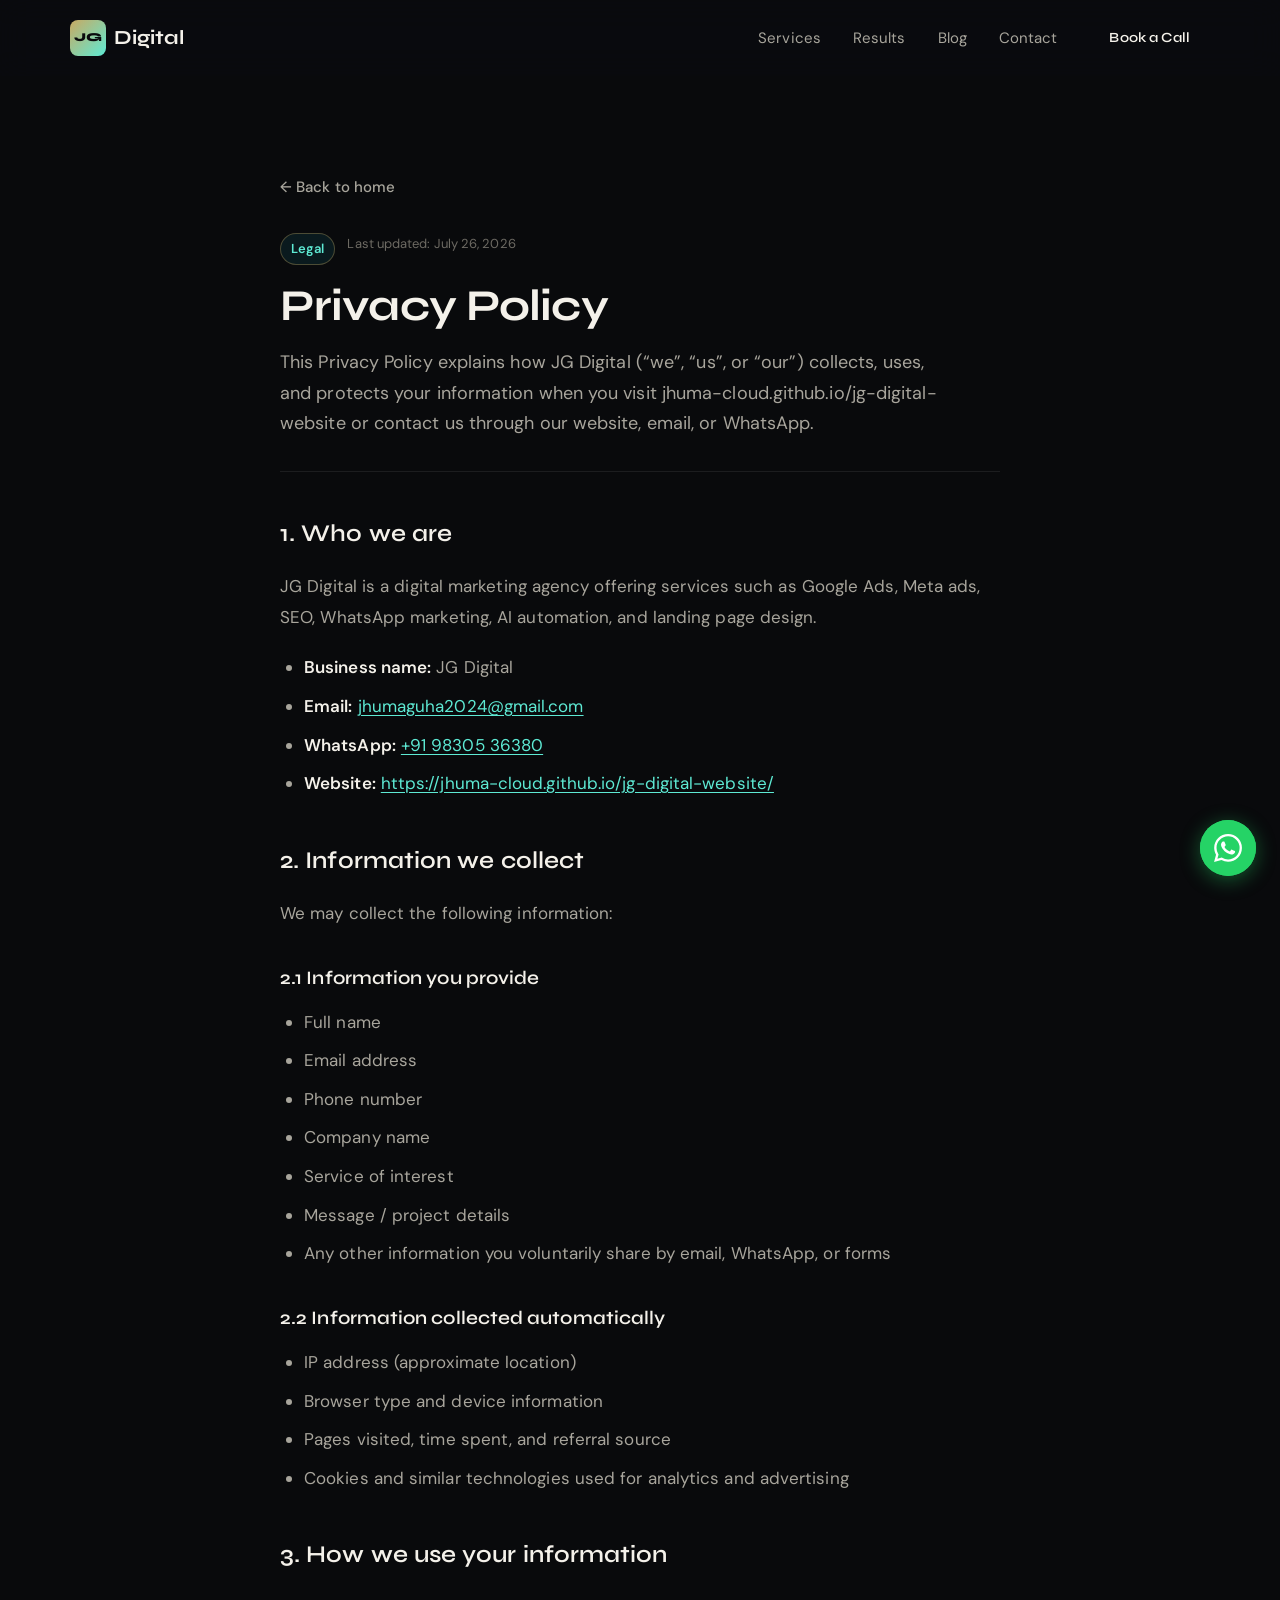
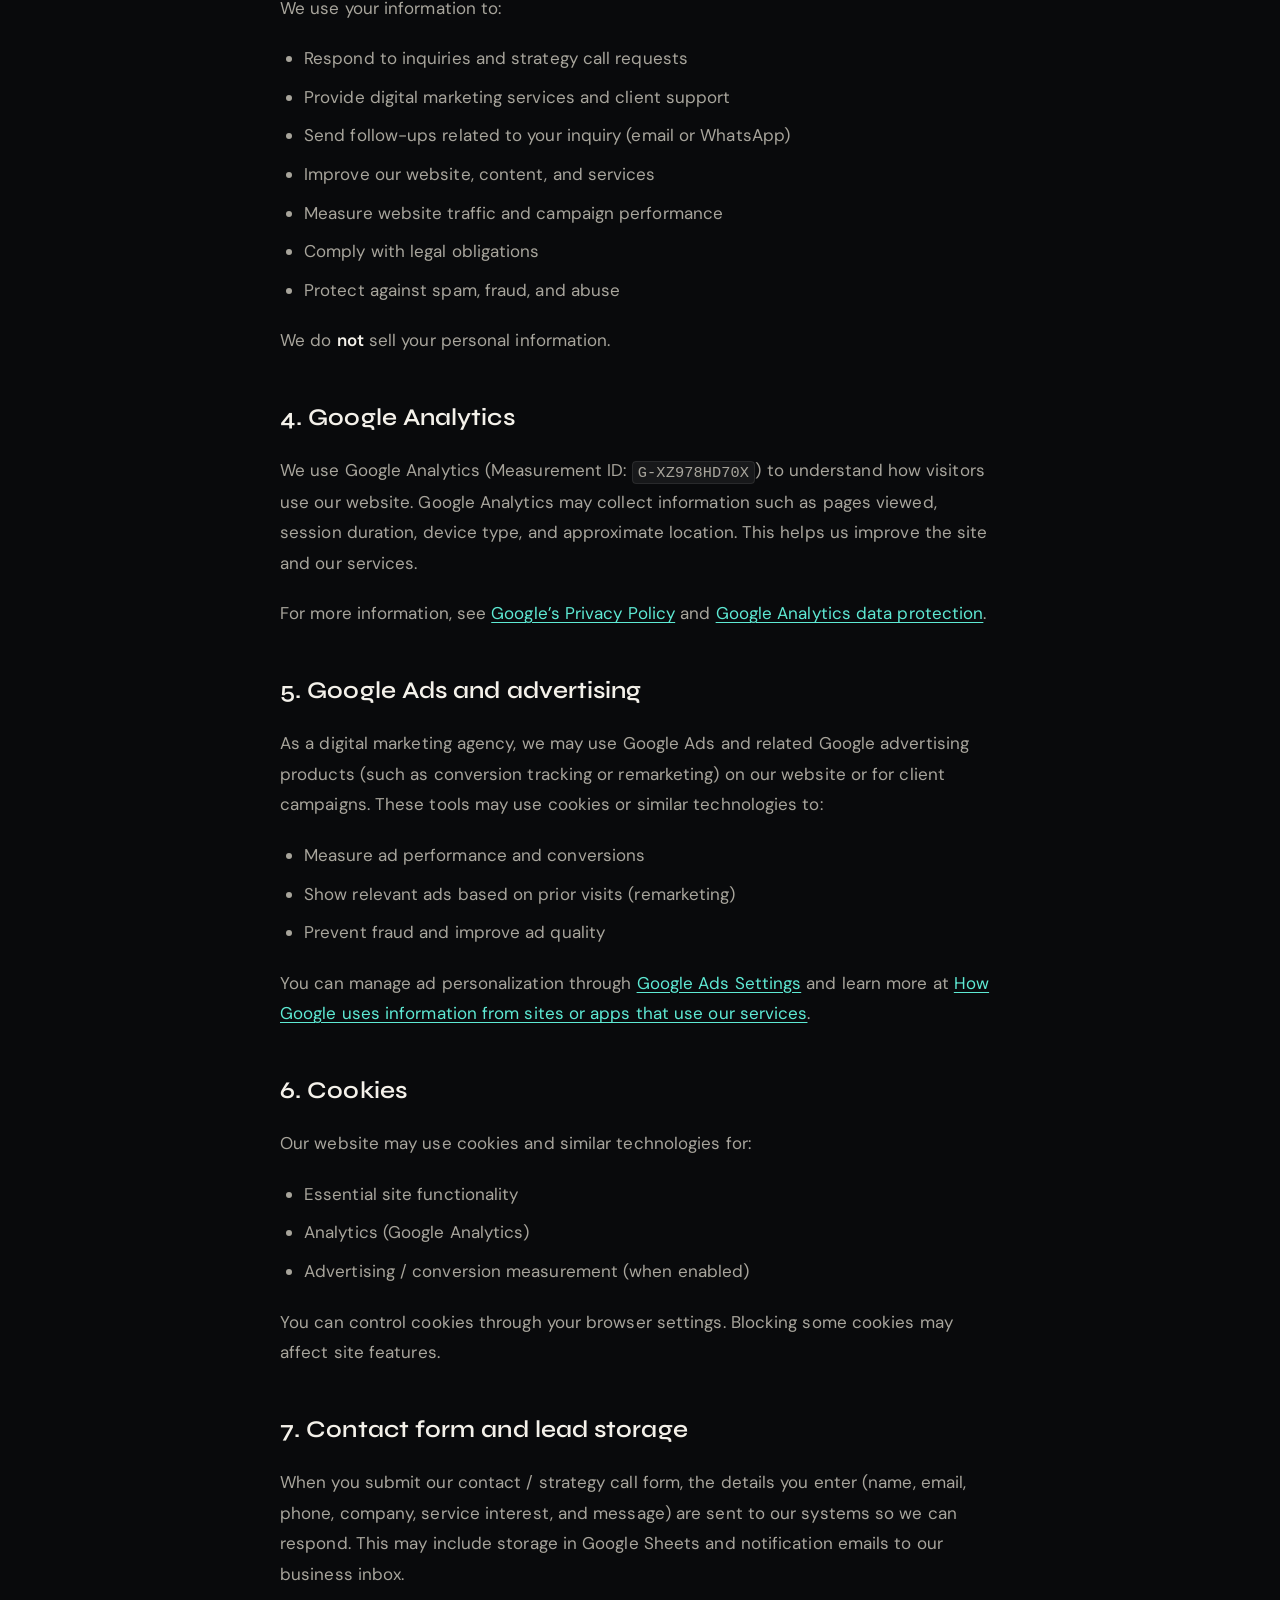
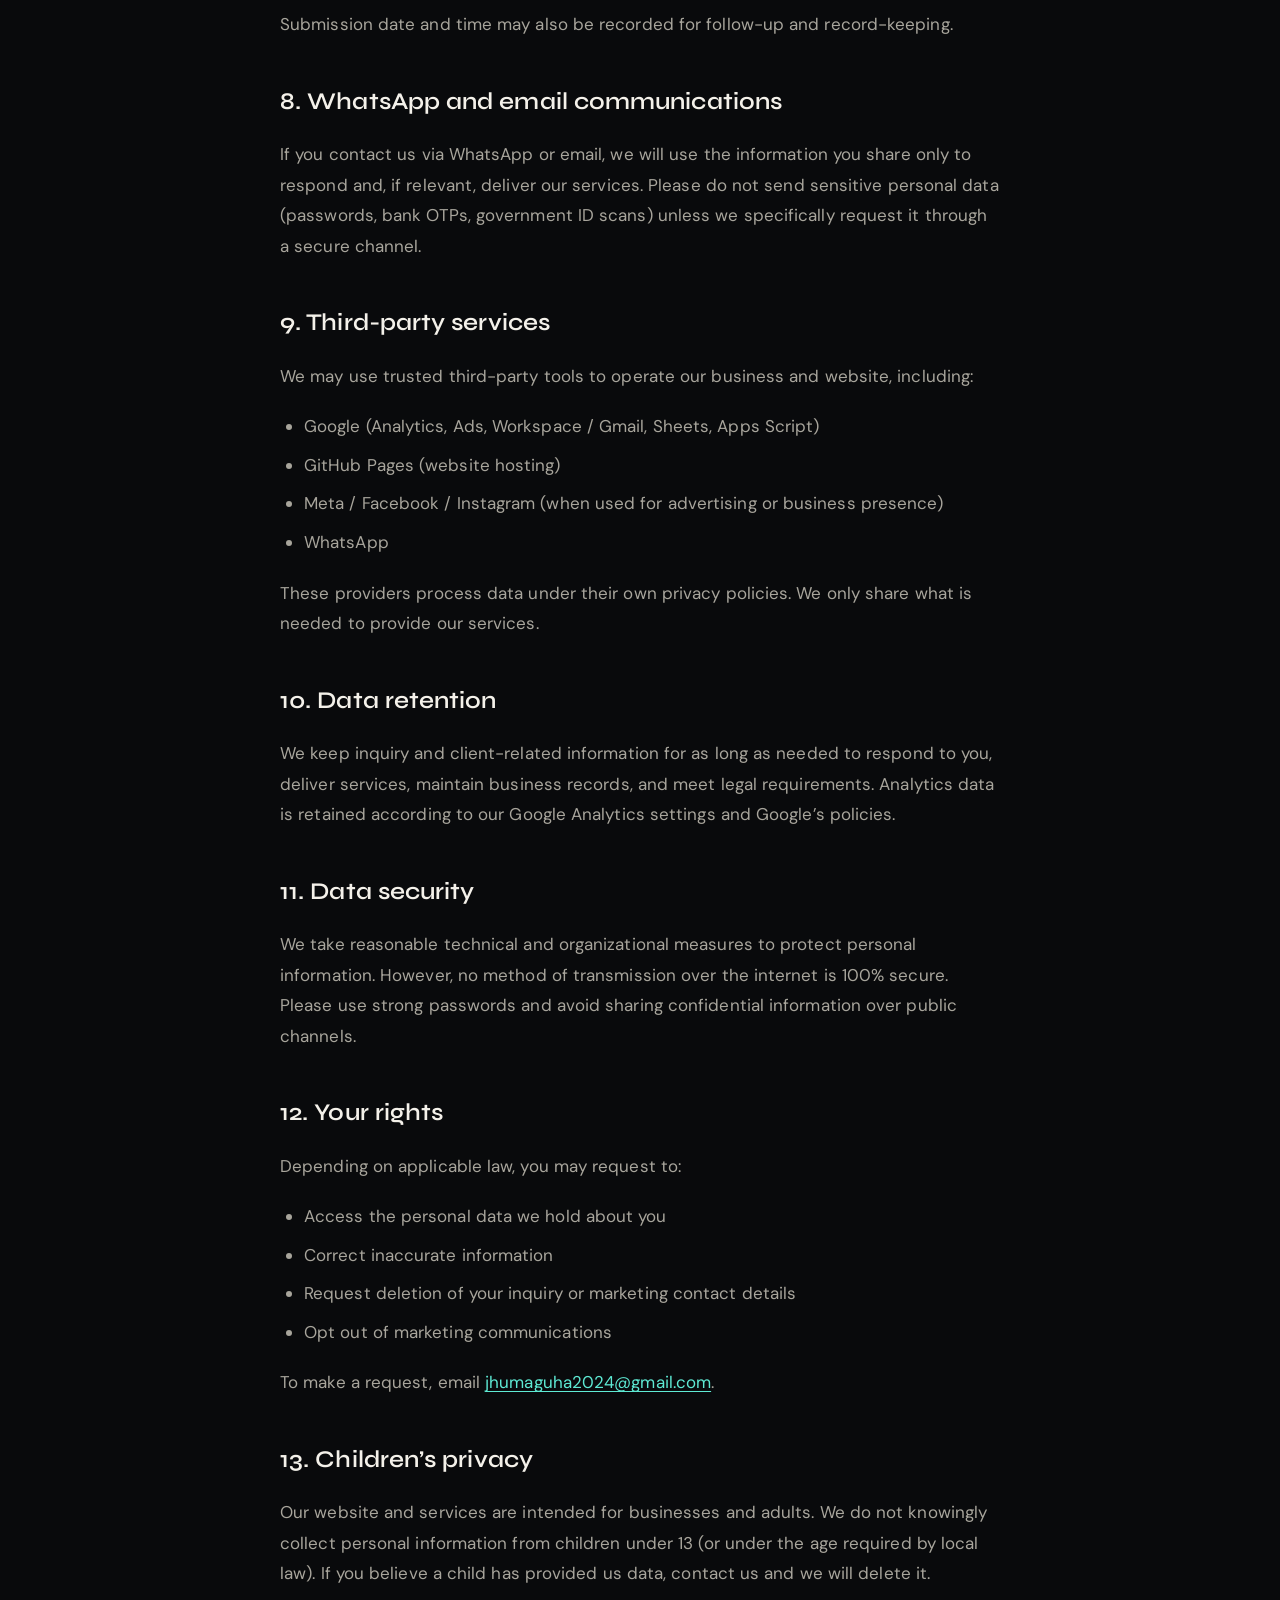
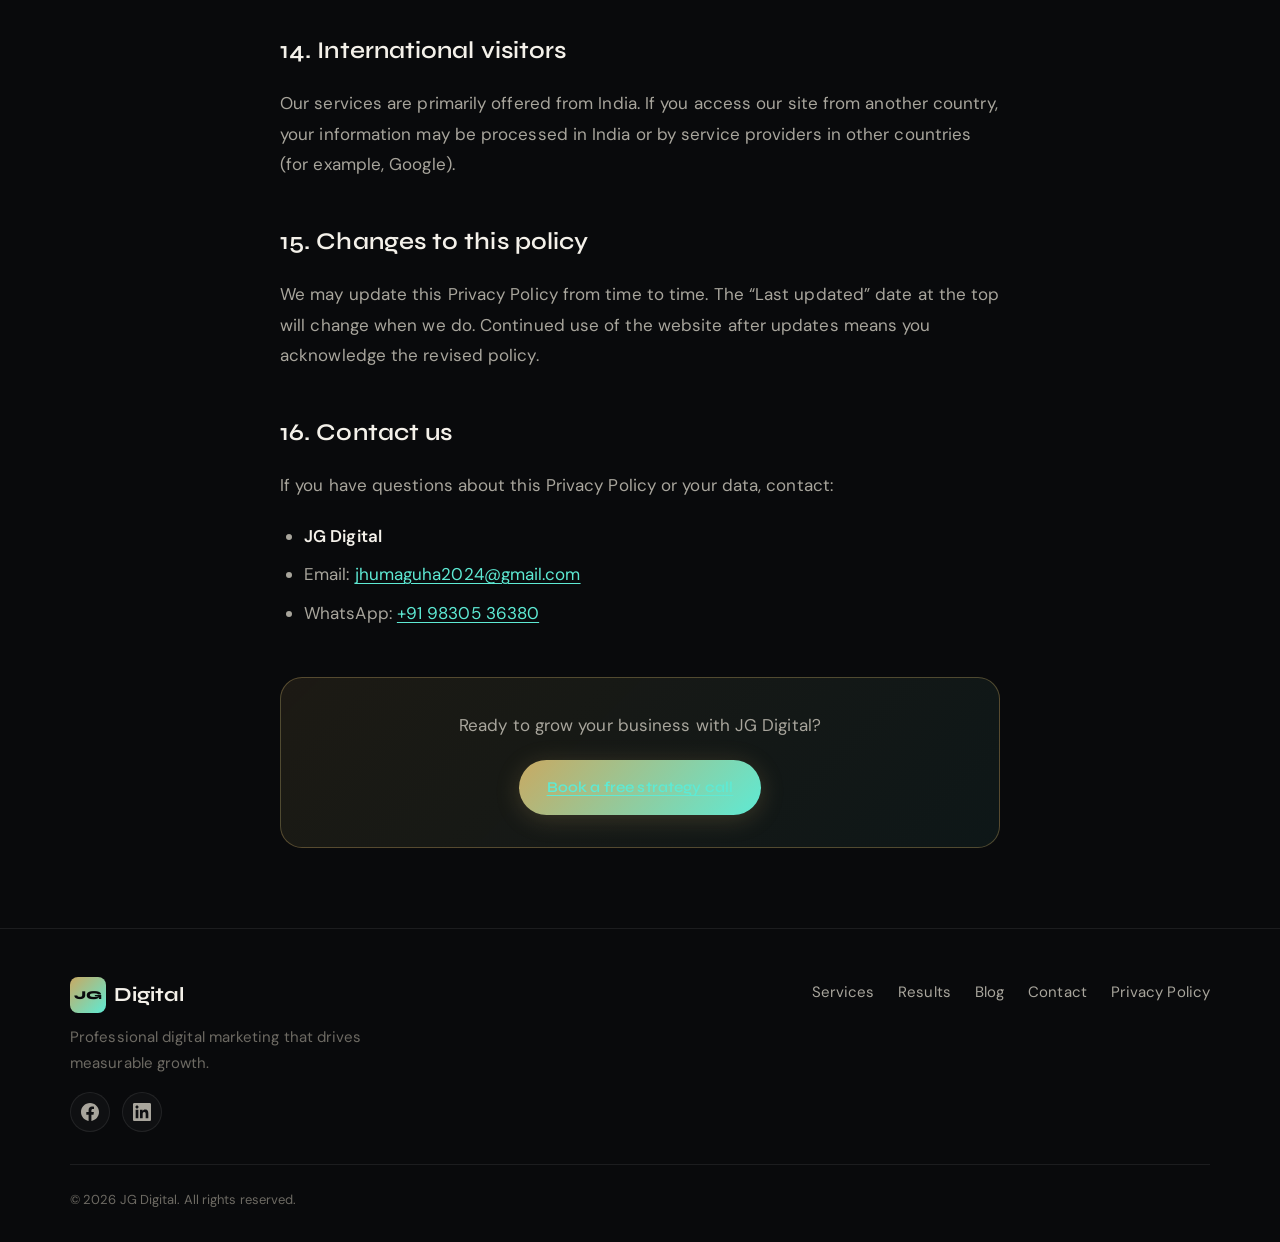
<file: website/privacy-policy.html>
<!DOCTYPE html>
<html lang="en">
<head>
  <!-- Google tag (gtag.js) -->
  <script async src="https://www.googletagmanager.com/gtag/js?id=G-XZ978HD70X"></script>
  <script>
    window.dataLayer = window.dataLayer || [];
    function gtag(){dataLayer.push(arguments);}
    gtag('js', new Date());
    gtag('config', 'G-XZ978HD70X');
  </script>
  <meta charset="UTF-8">
  <meta name="viewport" content="width=device-width, initial-scale=1.0">
  <meta name="description" content="Privacy Policy for JG Digital — how we collect, use, and protect your personal information.">
  <title>Privacy Policy | JG Digital</title>
  <link rel="preconnect" href="https://fonts.googleapis.com">
  <link rel="preconnect" href="https://fonts.gstatic.com" crossorigin>
  <link href="https://fonts.googleapis.com/css2?family=DM+Sans:ital,opsz,wght@0,9..40,400;0,9..40,500;0,9..40,600;1,9..40,400&family=Syne:wght@500;600;700;800&display=swap" rel="stylesheet">
  <link rel="stylesheet" href="styles.css">
</head>
<body>

  <a href="#main" class="skip-link">Skip to main content</a>

  <header class="site-header" id="top">
    <div class="container header-inner">
      <a href="index.html" class="logo" aria-label="JG Digital — home">
        <span class="logo-mark" aria-hidden="true">JG</span>
        <span class="logo-text">Digital</span>
      </a>
      <button class="nav-toggle" type="button" aria-expanded="false" aria-controls="primary-nav" aria-label="Open menu">
        <span class="nav-toggle-bar"></span>
        <span class="nav-toggle-bar"></span>
        <span class="nav-toggle-bar"></span>
      </button>
      <nav class="primary-nav" id="primary-nav" aria-label="Primary">
        <ul class="nav-list">
          <li><a href="index.html#services">Services</a></li>
          <li><a href="index.html#testimonials">Results</a></li>
          <li><a href="blog/index.html">Blog</a></li>
          <li><a href="index.html#contact">Contact</a></li>
          <li><a href="index.html#contact" class="btn btn-nav">Book a Call</a></li>
        </ul>
      </nav>
    </div>
  </header>

  <main id="main" class="blog-page">
    <article class="container blog-article legal-page">
      <a href="index.html" class="blog-back">← Back to home</a>

      <header class="blog-article-header">
        <div class="blog-card-meta">
          <span class="blog-card-tag">Legal</span>
          <time class="blog-card-date" datetime="2026-07-26">Last updated: July 26, 2026</time>
        </div>
        <h1 class="blog-article-title">Privacy Policy</h1>
        <p class="section-desc legal-intro">
          This Privacy Policy explains how JG Digital (“we”, “us”, or “our”) collects, uses, and protects your information when you visit
          <a href="https://jhuma-cloud.github.io/jg-digital-website/">jhuma-cloud.github.io/jg-digital-website</a>
          or contact us through our website, email, or WhatsApp.
        </p>
      </header>

      <div class="blog-content">
        <h2>1. Who we are</h2>
        <p>JG Digital is a digital marketing agency offering services such as Google Ads, Meta ads, SEO, WhatsApp marketing, AI automation, and landing page design.</p>
        <ul>
          <li><strong>Business name:</strong> JG Digital</li>
          <li><strong>Email:</strong> <a href="mailto:jhumaguha2024@gmail.com">jhumaguha2024@gmail.com</a></li>
          <li><strong>WhatsApp:</strong> <a href="https://wa.me/919830536380" target="_blank" rel="noopener noreferrer">+91 98305 36380</a></li>
          <li><strong>Website:</strong> <a href="https://jhuma-cloud.github.io/jg-digital-website/">https://jhuma-cloud.github.io/jg-digital-website/</a></li>
        </ul>

        <h2>2. Information we collect</h2>
        <p>We may collect the following information:</p>
        <h3>2.1 Information you provide</h3>
        <ul>
          <li>Full name</li>
          <li>Email address</li>
          <li>Phone number</li>
          <li>Company name</li>
          <li>Service of interest</li>
          <li>Message / project details</li>
          <li>Any other information you voluntarily share by email, WhatsApp, or forms</li>
        </ul>
        <h3>2.2 Information collected automatically</h3>
        <ul>
          <li>IP address (approximate location)</li>
          <li>Browser type and device information</li>
          <li>Pages visited, time spent, and referral source</li>
          <li>Cookies and similar technologies used for analytics and advertising</li>
        </ul>

        <h2>3. How we use your information</h2>
        <p>We use your information to:</p>
        <ul>
          <li>Respond to inquiries and strategy call requests</li>
          <li>Provide digital marketing services and client support</li>
          <li>Send follow-ups related to your inquiry (email or WhatsApp)</li>
          <li>Improve our website, content, and services</li>
          <li>Measure website traffic and campaign performance</li>
          <li>Comply with legal obligations</li>
          <li>Protect against spam, fraud, and abuse</li>
        </ul>
        <p>We do <strong>not</strong> sell your personal information.</p>

        <h2>4. Google Analytics</h2>
        <p>
          We use Google Analytics (Measurement ID: <code>G-XZ978HD70X</code>) to understand how visitors use our website.
          Google Analytics may collect information such as pages viewed, session duration, device type, and approximate location.
          This helps us improve the site and our services.
        </p>
        <p>
          For more information, see
          <a href="https://policies.google.com/privacy" target="_blank" rel="noopener noreferrer">Google’s Privacy Policy</a>
          and
          <a href="https://support.google.com/analytics/answer/6004245" target="_blank" rel="noopener noreferrer">Google Analytics data protection</a>.
        </p>

        <h2>5. Google Ads and advertising</h2>
        <p>
          As a digital marketing agency, we may use Google Ads and related Google advertising products (such as conversion tracking or remarketing)
          on our website or for client campaigns. These tools may use cookies or similar technologies to:
        </p>
        <ul>
          <li>Measure ad performance and conversions</li>
          <li>Show relevant ads based on prior visits (remarketing)</li>
          <li>Prevent fraud and improve ad quality</li>
        </ul>
        <p>
          You can manage ad personalization through
          <a href="https://adssettings.google.com/" target="_blank" rel="noopener noreferrer">Google Ads Settings</a>
          and learn more at
          <a href="https://policies.google.com/technologies/ads" target="_blank" rel="noopener noreferrer">How Google uses information from sites or apps that use our services</a>.
        </p>

        <h2>6. Cookies</h2>
        <p>Our website may use cookies and similar technologies for:</p>
        <ul>
          <li>Essential site functionality</li>
          <li>Analytics (Google Analytics)</li>
          <li>Advertising / conversion measurement (when enabled)</li>
        </ul>
        <p>You can control cookies through your browser settings. Blocking some cookies may affect site features.</p>

        <h2>7. Contact form and lead storage</h2>
        <p>
          When you submit our contact / strategy call form, the details you enter (name, email, phone, company, service interest, and message)
          are sent to our systems so we can respond. This may include storage in Google Sheets and notification emails to our business inbox.
        </p>
        <p>Submission date and time may also be recorded for follow-up and record-keeping.</p>

        <h2>8. WhatsApp and email communications</h2>
        <p>
          If you contact us via WhatsApp or email, we will use the information you share only to respond and, if relevant,
          deliver our services. Please do not send sensitive personal data (passwords, bank OTPs, government ID scans) unless we specifically request it through a secure channel.
        </p>

        <h2>9. Third-party services</h2>
        <p>We may use trusted third-party tools to operate our business and website, including:</p>
        <ul>
          <li>Google (Analytics, Ads, Workspace / Gmail, Sheets, Apps Script)</li>
          <li>GitHub Pages (website hosting)</li>
          <li>Meta / Facebook / Instagram (when used for advertising or business presence)</li>
          <li>WhatsApp</li>
        </ul>
        <p>These providers process data under their own privacy policies. We only share what is needed to provide our services.</p>

        <h2>10. Data retention</h2>
        <p>
          We keep inquiry and client-related information for as long as needed to respond to you, deliver services,
          maintain business records, and meet legal requirements. Analytics data is retained according to our Google Analytics settings and Google’s policies.
        </p>

        <h2>11. Data security</h2>
        <p>
          We take reasonable technical and organizational measures to protect personal information.
          However, no method of transmission over the internet is 100% secure. Please use strong passwords and avoid sharing confidential information over public channels.
        </p>

        <h2>12. Your rights</h2>
        <p>Depending on applicable law, you may request to:</p>
        <ul>
          <li>Access the personal data we hold about you</li>
          <li>Correct inaccurate information</li>
          <li>Request deletion of your inquiry or marketing contact details</li>
          <li>Opt out of marketing communications</li>
        </ul>
        <p>To make a request, email <a href="mailto:jhumaguha2024@gmail.com">jhumaguha2024@gmail.com</a>.</p>

        <h2>13. Children’s privacy</h2>
        <p>
          Our website and services are intended for businesses and adults. We do not knowingly collect personal information from children under 13
          (or under the age required by local law). If you believe a child has provided us data, contact us and we will delete it.
        </p>

        <h2>14. International visitors</h2>
        <p>
          Our services are primarily offered from India. If you access our site from another country, your information may be processed in India
          or by service providers in other countries (for example, Google).
        </p>

        <h2>15. Changes to this policy</h2>
        <p>
          We may update this Privacy Policy from time to time. The “Last updated” date at the top will change when we do.
          Continued use of the website after updates means you acknowledge the revised policy.
        </p>

        <h2>16. Contact us</h2>
        <p>If you have questions about this Privacy Policy or your data, contact:</p>
        <ul>
          <li><strong>JG Digital</strong></li>
          <li>Email: <a href="mailto:jhumaguha2024@gmail.com">jhumaguha2024@gmail.com</a></li>
          <li>WhatsApp: <a href="https://wa.me/919830536380" target="_blank" rel="noopener noreferrer">+91 98305 36380</a></li>
        </ul>

        <div class="blog-cta">
          <p>Ready to grow your business with JG Digital?</p>
          <a href="index.html#contact" class="btn btn-primary">Book a free strategy call</a>
        </div>
      </div>
    </article>
  </main>

  <footer class="site-footer">
    <div class="container footer-inner">
      <div class="footer-brand">
        <a href="index.html" class="logo logo--footer" aria-label="JG Digital — home">
          <span class="logo-mark" aria-hidden="true">JG</span>
          <span class="logo-text">Digital</span>
        </a>
        <p class="footer-tagline">Professional digital marketing that drives measurable growth.</p>
        <div class="footer-social">
          <a href="https://www.facebook.com/profile.php?id=61585003149740" class="social-link" target="_blank" rel="noopener noreferrer" aria-label="JG Digital on Facebook">
            <svg viewBox="0 0 24 24" fill="currentColor" aria-hidden="true" xmlns="http://www.w3.org/2000/svg">
              <path d="M24 12.073c0-6.627-5.373-12-12-12s-12 5.373-12 12c0 5.99 4.388 10.954 10.125 11.854v-8.385H7.078v-3.47h3.047V9.43c0-3.007 1.792-4.669 4.533-4.669 1.312 0 2.686.235 2.686.235v2.953H15.83c-1.491 0-1.956.925-1.956 1.874v2.25h3.328l-.532 3.47h-2.796v8.385C19.612 23.027 24 18.062 24 12.073z"/>
            </svg>
          </a>
          <a href="https://www.linkedin.com/in/jhuma-guha-290a50399/" class="social-link" target="_blank" rel="noopener noreferrer" aria-label="Jhuma Guha on LinkedIn">
            <svg viewBox="0 0 24 24" fill="currentColor" aria-hidden="true" xmlns="http://www.w3.org/2000/svg">
              <path d="M20.447 20.452h-3.554v-5.569c0-1.328-.027-3.037-1.852-3.037-1.853 0-2.136 1.445-2.136 2.939v5.667H9.351V9h3.414v1.561h.046c.477-.9 1.637-1.85 3.37-1.85 3.601 0 4.267 2.37 4.267 5.455v6.286zM5.337 7.433c-1.144 0-2.063-.926-2.063-2.065 0-1.138.92-2.063 2.063-2.063 1.14 0 2.064.925 2.064 2.063 0 1.139-.925 2.065-2.064 2.065zm1.782 13.019H3.555V9h3.564v11.452zM22.225 0H1.771C.792 0 0 .774 0 1.729v20.542C0 23.227.792 24 1.771 24h20.451C23.2 24 24 23.227 24 22.271V1.729C24 .774 23.2 0 22.222 0h.003z"/>
            </svg>
          </a>
        </div>
      </div>

      <nav class="footer-nav" aria-label="Footer">
        <ul>
          <li><a href="index.html#services">Services</a></li>
          <li><a href="index.html#testimonials">Results</a></li>
          <li><a href="blog/index.html">Blog</a></li>
          <li><a href="index.html#contact">Contact</a></li>
          <li><a href="privacy-policy.html">Privacy Policy</a></li>
        </ul>
      </nav>

      <p class="footer-copy">&copy; <span id="year"></span> JG Digital. All rights reserved.</p>
    </div>
  </footer>

  <a
    href="https://wa.me/919830536380"
    class="whatsapp-fab"
    target="_blank"
    rel="noopener noreferrer"
    aria-label="Chat with us on WhatsApp"
  >
    <svg viewBox="0 0 24 24" fill="currentColor" aria-hidden="true" xmlns="http://www.w3.org/2000/svg">
      <path d="M17.472 14.382c-.297-.149-1.758-.867-2.03-.967-.273-.099-.471-.148-.67.15-.197.297-.767.966-.94 1.164-.173.199-.347.223-.644.075-.297-.15-1.255-.463-2.39-1.475-.883-.788-1.48-1.761-1.653-2.059-.173-.297-.018-.458.13-.606.134-.133.298-.347.446-.52.149-.174.198-.298.298-.497.099-.198.05-.371-.025-.52-.075-.149-.669-1.612-.916-2.207-.242-.579-.487-.5-.669-.51-.173-.008-.371-.01-.57-.01-.198 0-.52.074-.792.372-.272.297-1.04 1.016-1.04 2.479 0 1.462 1.065 2.875 1.213 3.074.149.198 2.096 3.2 5.077 4.487.709.306 1.262.489 1.694.625.712.227 1.36.195 1.871.118.571-.085 1.758-.719 2.006-1.413.248-.694.248-1.289.173-1.413-.074-.124-.272-.198-.57-.347m-5.421 7.403h-.004a9.87 9.87 0 01-5.031-1.378l-.361-.214-3.741.982.998-3.648-.235-.374a9.86 9.86 0 01-1.51-5.26c.001-5.45 4.436-9.884 9.888-9.884 2.64 0 5.122 1.03 6.988 2.898a9.825 9.825 0 012.893 6.994c-.003 5.45-4.435 9.884-9.881 9.884m8.413-18.297A11.815 11.815 0 0012.05 0C5.495 0 .16 5.335.157 11.892c0 2.096.547 4.142 1.588 5.945L.057 24l6.305-1.654a11.882 11.882 0 005.683 1.448h.005c6.554 0 11.89-5.335 11.893-11.893a11.821 11.821 0 00-3.48-8.413z"/>
    </svg>
    <span class="whatsapp-pulse" aria-hidden="true"></span>
  </a>

  <script src="script.js"></script>
</body>
</html>
</file>
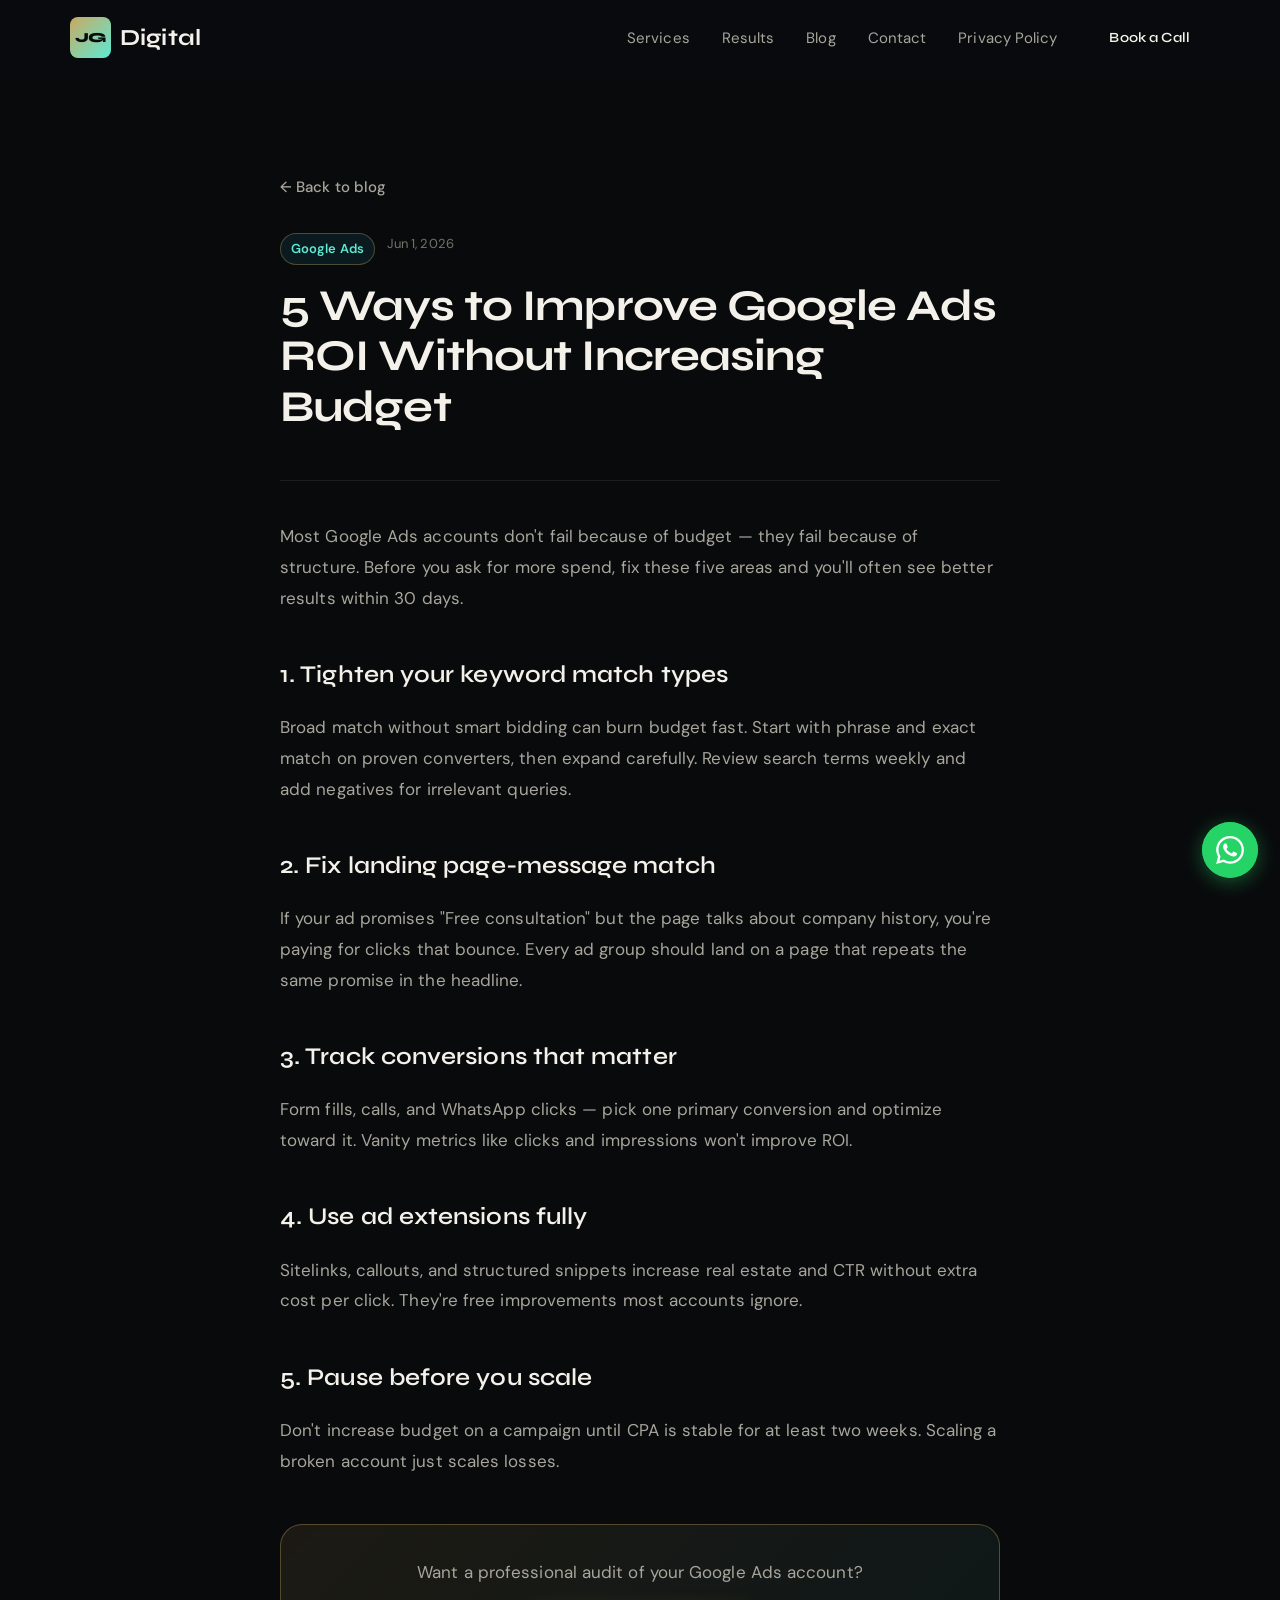
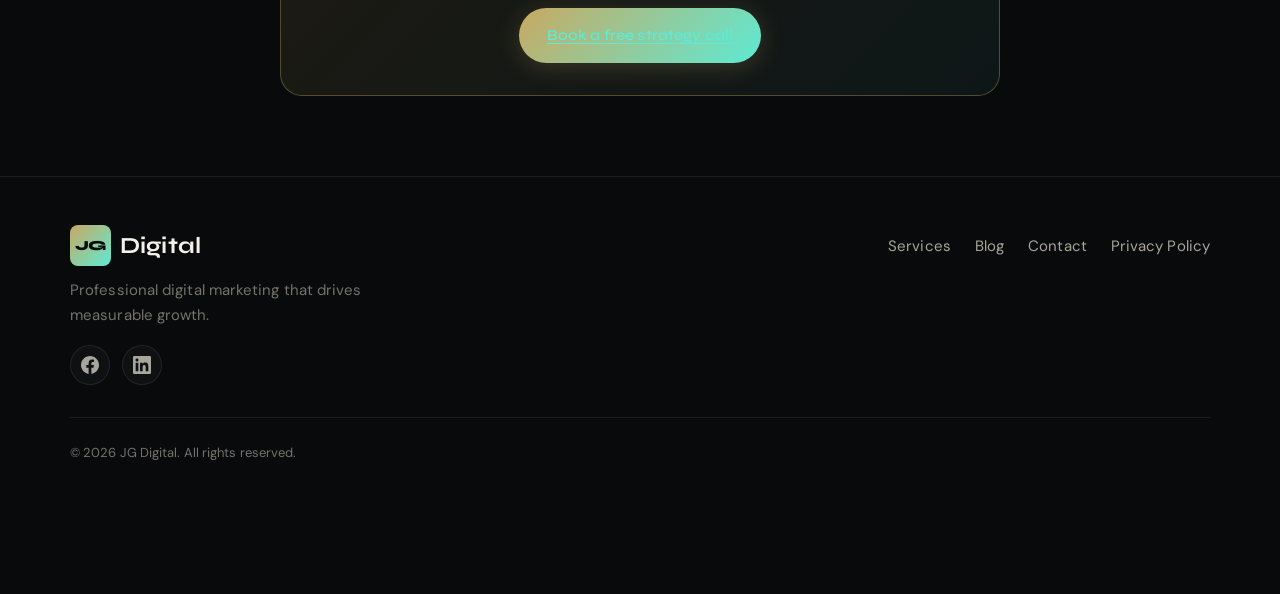
<file: docs/blog/google-ads-roi.html>
<!DOCTYPE html>
<html lang="en">
<head>
  <!-- Google tag (gtag.js) -->
  <script async src="https://www.googletagmanager.com/gtag/js?id=G-KVL2JGQMYC"></script>
  <script>
    window.dataLayer = window.dataLayer || [];
    function gtag(){dataLayer.push(arguments);}
    gtag('js', new Date());
    gtag('config', 'G-KVL2JGQMYC');
  </script>
  <meta charset="UTF-8">
  <meta name="viewport" content="width=device-width, initial-scale=1.0, viewport-fit=cover">
  <meta name="description" content="Five proven ways to improve Google Ads ROI without increasing your budget — from keyword strategy to landing page optimization.">
  <title>5 Ways to Improve Google Ads ROI | JG Digital Blog</title>
  <link rel="preconnect" href="https://fonts.googleapis.com">
  <link rel="preconnect" href="https://fonts.gstatic.com" crossorigin>
  <link href="https://fonts.googleapis.com/css2?family=DM+Sans:ital,opsz,wght@0,9..40,400;0,9..40,500;0,9..40,600;1,9..40,400&family=Syne:wght@500;600;700;800&display=swap" rel="stylesheet">
  <link rel="stylesheet" href="../styles.css">
</head>
<body>

  <a href="#main" class="skip-link">Skip to main content</a>

  <header class="site-header" id="top">
    <div class="container header-inner">
      <a href="../index.html" class="logo" aria-label="JG Digital — home">
        <span class="logo-mark" aria-hidden="true">JG</span>
        <span class="logo-text">Digital</span>
      </a>
      <button class="nav-toggle" type="button" aria-expanded="false" aria-controls="primary-nav" aria-label="Open menu">
        <span class="nav-toggle-bar"></span>
        <span class="nav-toggle-bar"></span>
        <span class="nav-toggle-bar"></span>
      </button>
      <nav class="primary-nav" id="primary-nav" aria-label="Primary">
        <ul class="nav-list">
          <li><a href="../index.html#services">Services</a></li>
          <li><a href="../index.html#testimonials">Results</a></li>
          <li><a href="index.html">Blog</a></li>
          <li><a href="../index.html#contact">Contact</a></li>
          <li><a href="../privacy-policy.html">Privacy Policy</a></li>
          <li><a href="../index.html#contact" class="btn btn-nav">Book a Call</a></li>
        </ul>
      </nav>
    </div>
  </header>

  <main id="main" class="blog-page">
    <article class="container blog-article">
      <a href="index.html" class="blog-back">← Back to blog</a>

      <header class="blog-article-header">
        <div class="blog-card-meta">
          <span class="blog-card-tag">Google Ads</span>
          <time class="blog-card-date" datetime="2026-06-01">Jun 1, 2026</time>
        </div>
        <h1 class="blog-article-title">5 Ways to Improve Google Ads ROI Without Increasing Budget</h1>
      </header>

      <div class="blog-content">
        <p>Most Google Ads accounts don't fail because of budget — they fail because of structure. Before you ask for more spend, fix these five areas and you'll often see better results within 30 days.</p>

        <h2>1. Tighten your keyword match types</h2>
        <p>Broad match without smart bidding can burn budget fast. Start with phrase and exact match on proven converters, then expand carefully. Review search terms weekly and add negatives for irrelevant queries.</p>

        <h2>2. Fix landing page-message match</h2>
        <p>If your ad promises "Free consultation" but the page talks about company history, you're paying for clicks that bounce. Every ad group should land on a page that repeats the same promise in the headline.</p>

        <h2>3. Track conversions that matter</h2>
        <p>Form fills, calls, and WhatsApp clicks — pick one primary conversion and optimize toward it. Vanity metrics like clicks and impressions won't improve ROI.</p>

        <h2>4. Use ad extensions fully</h2>
        <p>Sitelinks, callouts, and structured snippets increase real estate and CTR without extra cost per click. They're free improvements most accounts ignore.</p>

        <h2>5. Pause before you scale</h2>
        <p>Don't increase budget on a campaign until CPA is stable for at least two weeks. Scaling a broken account just scales losses.</p>

        <div class="blog-cta">
          <p>Want a professional audit of your Google Ads account?</p>
          <a href="../index.html#contact" class="btn btn-primary">Book a free strategy call</a>
        </div>
      </div>
    </article>
  </main>

  <footer class="site-footer">
    <div class="container footer-inner">
      <div class="footer-brand">
        <a href="../index.html" class="logo logo--footer" aria-label="JG Digital — home">
          <span class="logo-mark" aria-hidden="true">JG</span>
          <span class="logo-text">Digital</span>
        </a>
        <p class="footer-tagline">Professional digital marketing that drives measurable growth.</p>
        <div class="footer-social">
          <a href="https://www.facebook.com/profile.php?id=61585003149740" class="social-link" target="_blank" rel="noopener noreferrer" aria-label="JG Digital on Facebook">
            <svg viewBox="0 0 24 24" fill="currentColor" aria-hidden="true" xmlns="http://www.w3.org/2000/svg">
              <path d="M24 12.073c0-6.627-5.373-12-12-12s-12 5.373-12 12c0 5.99 4.388 10.954 10.125 11.854v-8.385H7.078v-3.47h3.047V9.43c0-3.007 1.792-4.669 4.533-4.669 1.312 0 2.686.235 2.686.235v2.953H15.83c-1.491 0-1.956.925-1.956 1.874v2.25h3.328l-.532 3.47h-2.796v8.385C19.612 23.027 24 18.062 24 12.073z"/>
            </svg>
          </a>
          <a href="https://www.linkedin.com/in/jhuma-guha-290a50399/" class="social-link" target="_blank" rel="noopener noreferrer" aria-label="Jhuma Guha on LinkedIn">
            <svg viewBox="0 0 24 24" fill="currentColor" aria-hidden="true" xmlns="http://www.w3.org/2000/svg">
              <path d="M20.447 20.452h-3.554v-5.569c0-1.328-.027-3.037-1.852-3.037-1.853 0-2.136 1.445-2.136 2.939v5.667H9.351V9h3.414v1.561h.046c.477-.9 1.637-1.85 3.37-1.85 3.601 0 4.267 2.37 4.267 5.455v6.286zM5.337 7.433c-1.144 0-2.063-.926-2.063-2.065 0-1.138.92-2.063 2.063-2.063 1.14 0 2.064.925 2.064 2.063 0 1.139-.925 2.065-2.064 2.065zm1.782 13.019H3.555V9h3.564v11.452zM22.225 0H1.771C.792 0 0 .774 0 1.729v20.542C0 23.227.792 24 1.771 24h20.451C23.2 24 24 23.227 24 22.271V1.729C24 .774 23.2 0 22.222 0h.003z"/>
            </svg>
          </a>
        </div>
      </div>
      <nav class="footer-nav" aria-label="Footer">
        <ul>
          <li><a href="../index.html#services">Services</a></li>
          <li><a href="index.html">Blog</a></li>
          <li><a href="../index.html#contact">Contact</a></li>
          <li><a href="../privacy-policy.html">Privacy Policy</a></li>
        </ul>
      </nav>
      <p class="footer-copy">&copy; <span id="year"></span> JG Digital. All rights reserved.</p>
    </div>
  </footer>

  <a href="https://wa.me/919830536380" class="whatsapp-fab" target="_blank" rel="noopener noreferrer" aria-label="Chat with us on WhatsApp">
    <svg viewBox="0 0 24 24" fill="currentColor" aria-hidden="true" xmlns="http://www.w3.org/2000/svg">
      <path d="M17.472 14.382c-.297-.149-1.758-.867-2.03-.967-.273-.099-.471-.148-.67.15-.197.297-.767.966-.94 1.164-.173.199-.347.223-.644.075-.297-.15-1.255-.463-2.39-1.475-.883-.788-1.48-1.761-1.653-2.059-.173-.297-.018-.458.13-.606.134-.133.298-.347.446-.52.149-.174.198-.298.298-.497.099-.198.05-.371-.025-.52-.075-.149-.669-1.612-.916-2.207-.242-.579-.487-.5-.669-.51-.173-.008-.371-.01-.57-.01-.198 0-.52.074-.792.372-.272.297-1.04 1.016-1.04 2.479 0 1.462 1.065 2.875 1.213 3.074.149.198 2.096 3.2 5.077 4.487.709.306 1.262.489 1.694.625.712.227 1.36.195 1.871.118.571-.085 1.758-.719 2.006-1.413.248-.694.248-1.289.173-1.413-.074-.124-.272-.198-.57-.347m-5.421 7.403h-.004a9.87 9.87 0 01-5.031-1.378l-.361-.214-3.741.982.998-3.648-.235-.374a9.86 9.86 0 01-1.51-5.26c.001-5.45 4.436-9.884 9.888-9.884 2.64 0 5.122 1.03 6.988 2.898a9.825 9.825 0 012.893 6.994c-.003 5.45-4.435 9.884-9.881 9.884m8.413-18.297A11.815 11.815 0 0012.05 0C5.495 0 .16 5.335.157 11.892c0 2.096.547 4.142 1.588 5.945L.057 24l6.305-1.654a11.882 11.882 0 005.683 1.448h.005c6.554 0 11.89-5.335 11.893-11.893a11.821 11.821 0 00-3.48-8.413z"/>
    </svg>
    <span class="whatsapp-pulse" aria-hidden="true"></span>
  </a>

  <script src="../script.js"></script>
</body>
</html>
</file>
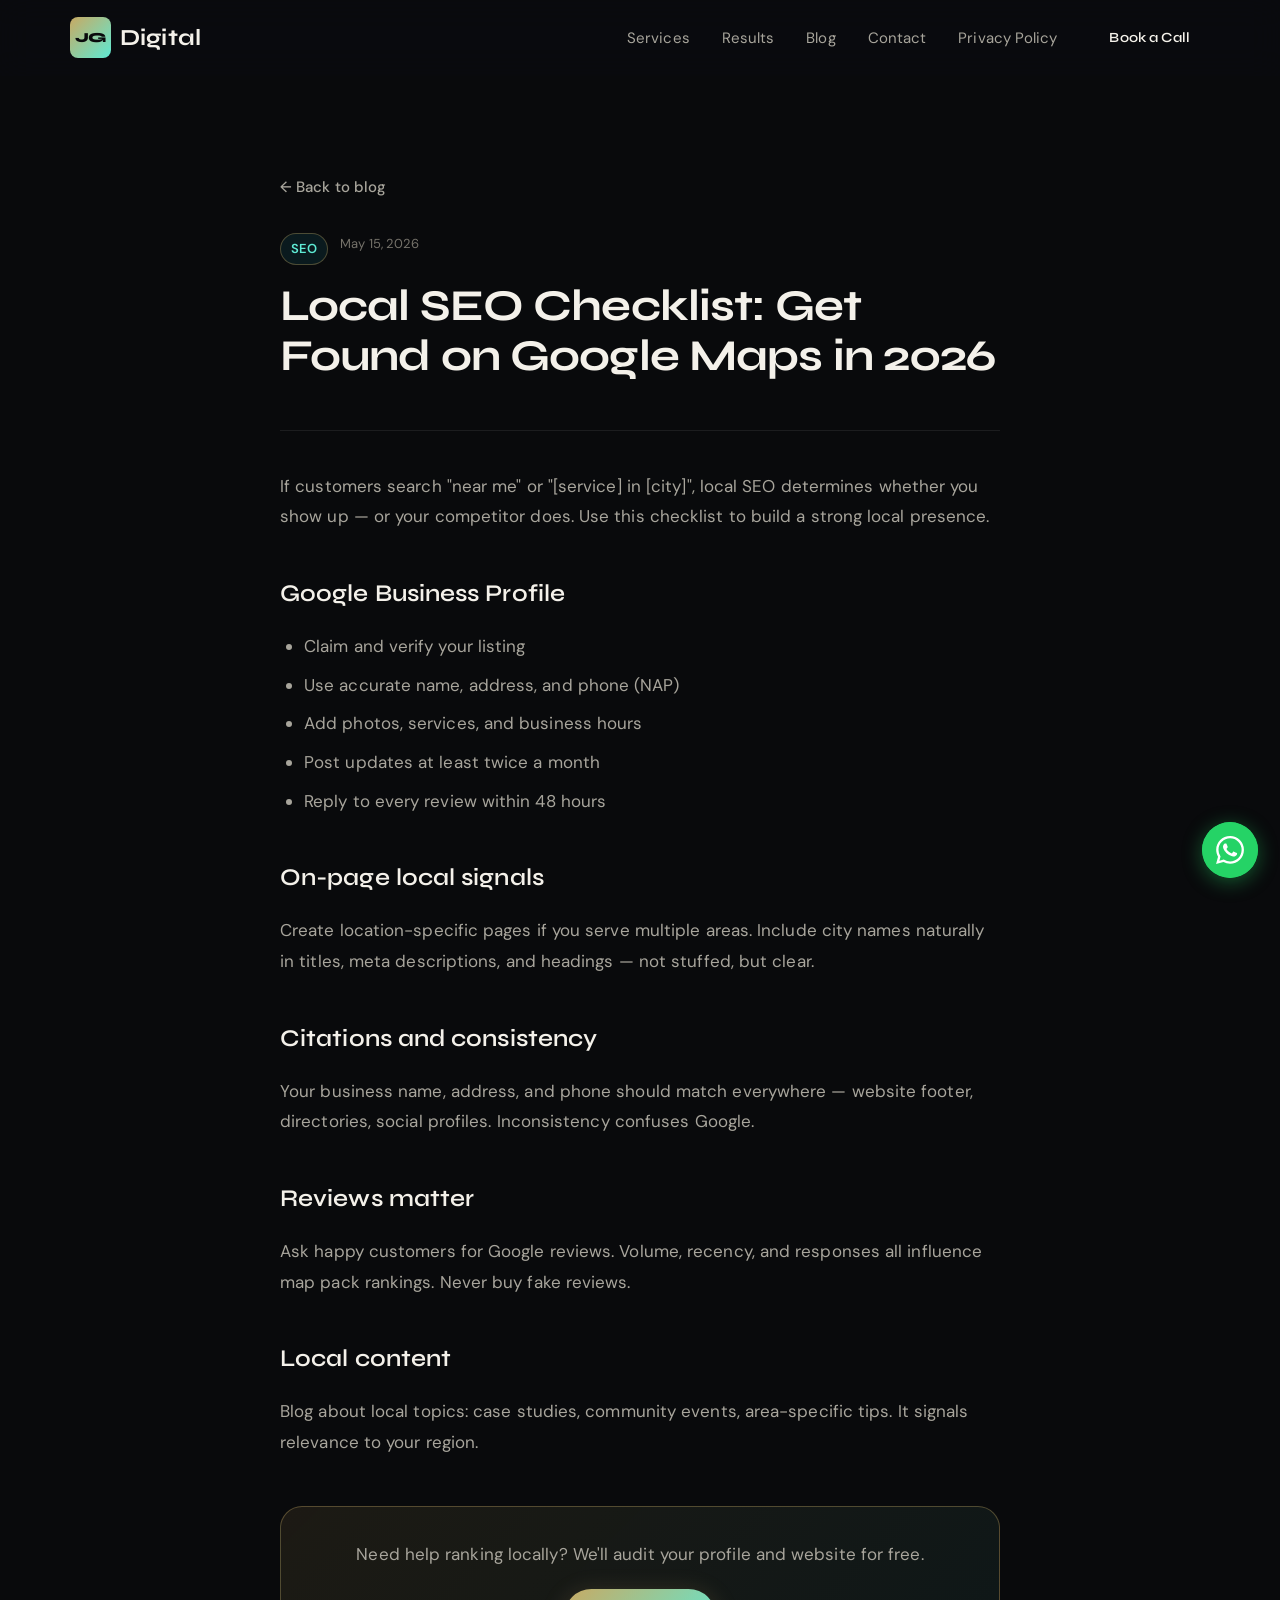
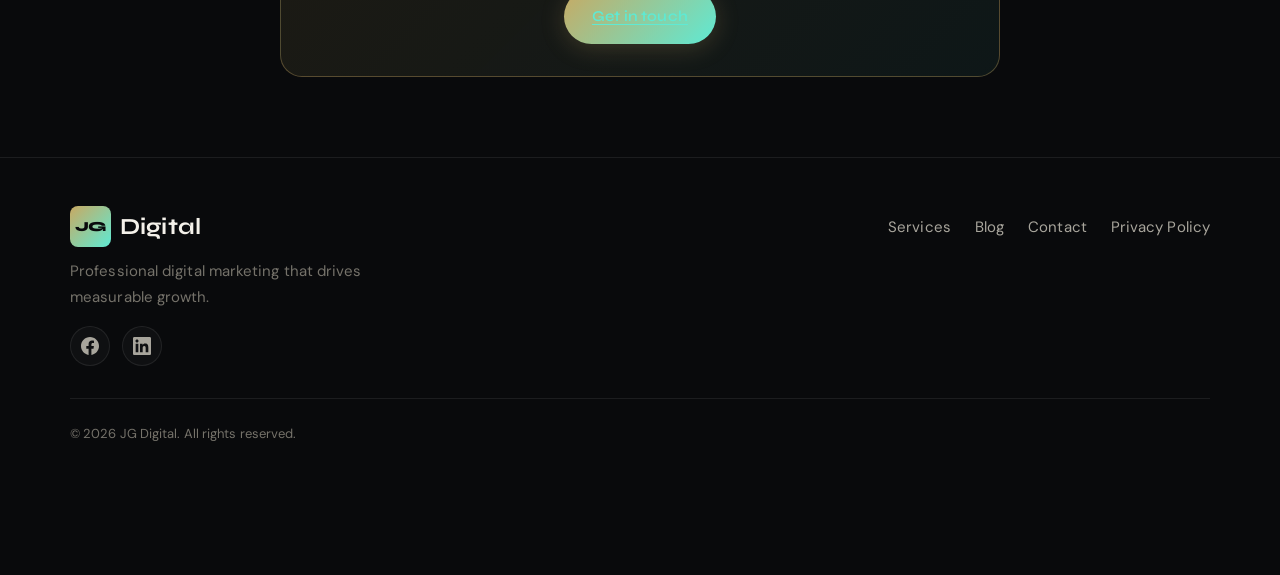
<file: docs/blog/seo-local-business.html>
<!DOCTYPE html>
<html lang="en">
<head>
  <!-- Google tag (gtag.js) -->
  <script async src="https://www.googletagmanager.com/gtag/js?id=G-KVL2JGQMYC"></script>
  <script>
    window.dataLayer = window.dataLayer || [];
    function gtag(){dataLayer.push(arguments);}
    gtag('js', new Date());
    gtag('config', 'G-KVL2JGQMYC');
  </script>
  <meta charset="UTF-8">
  <meta name="viewport" content="width=device-width, initial-scale=1.0, viewport-fit=cover">
  <meta name="description" content="A practical local SEO checklist to help your business rank on Google Maps and attract nearby customers in 2026.">
  <title>Local SEO Checklist for 2026 | JG Digital Blog</title>
  <link rel="preconnect" href="https://fonts.googleapis.com">
  <link rel="preconnect" href="https://fonts.gstatic.com" crossorigin>
  <link href="https://fonts.googleapis.com/css2?family=DM+Sans:ital,opsz,wght@0,9..40,400;0,9..40,500;0,9..40,600;1,9..40,400&family=Syne:wght@500;600;700;800&display=swap" rel="stylesheet">
  <link rel="stylesheet" href="../styles.css">
</head>
<body>

  <a href="#main" class="skip-link">Skip to main content</a>

  <header class="site-header" id="top">
    <div class="container header-inner">
      <a href="../index.html" class="logo" aria-label="JG Digital — home">
        <span class="logo-mark" aria-hidden="true">JG</span>
        <span class="logo-text">Digital</span>
      </a>
      <button class="nav-toggle" type="button" aria-expanded="false" aria-controls="primary-nav" aria-label="Open menu">
        <span class="nav-toggle-bar"></span>
        <span class="nav-toggle-bar"></span>
        <span class="nav-toggle-bar"></span>
      </button>
      <nav class="primary-nav" id="primary-nav" aria-label="Primary">
        <ul class="nav-list">
          <li><a href="../index.html#services">Services</a></li>
          <li><a href="../index.html#testimonials">Results</a></li>
          <li><a href="index.html">Blog</a></li>
          <li><a href="../index.html#contact">Contact</a></li>
          <li><a href="../privacy-policy.html">Privacy Policy</a></li>
          <li><a href="../index.html#contact" class="btn btn-nav">Book a Call</a></li>
        </ul>
      </nav>
    </div>
  </header>

  <main id="main" class="blog-page">
    <article class="container blog-article">
      <a href="index.html" class="blog-back">← Back to blog</a>

      <header class="blog-article-header">
        <div class="blog-card-meta">
          <span class="blog-card-tag">SEO</span>
          <time class="blog-card-date" datetime="2026-05-15">May 15, 2026</time>
        </div>
        <h1 class="blog-article-title">Local SEO Checklist: Get Found on Google Maps in 2026</h1>
      </header>

      <div class="blog-content">
        <p>If customers search "near me" or "[service] in [city]", local SEO determines whether you show up — or your competitor does. Use this checklist to build a strong local presence.</p>

        <h2>Google Business Profile</h2>
        <ul>
          <li>Claim and verify your listing</li>
          <li>Use accurate name, address, and phone (NAP)</li>
          <li>Add photos, services, and business hours</li>
          <li>Post updates at least twice a month</li>
          <li>Reply to every review within 48 hours</li>
        </ul>

        <h2>On-page local signals</h2>
        <p>Create location-specific pages if you serve multiple areas. Include city names naturally in titles, meta descriptions, and headings — not stuffed, but clear.</p>

        <h2>Citations and consistency</h2>
        <p>Your business name, address, and phone should match everywhere — website footer, directories, social profiles. Inconsistency confuses Google.</p>

        <h2>Reviews matter</h2>
        <p>Ask happy customers for Google reviews. Volume, recency, and responses all influence map pack rankings. Never buy fake reviews.</p>

        <h2>Local content</h2>
        <p>Blog about local topics: case studies, community events, area-specific tips. It signals relevance to your region.</p>

        <div class="blog-cta">
          <p>Need help ranking locally? We'll audit your profile and website for free.</p>
          <a href="../index.html#contact" class="btn btn-primary">Get in touch</a>
        </div>
      </div>
    </article>
  </main>

  <footer class="site-footer">
    <div class="container footer-inner">
      <div class="footer-brand">
        <a href="../index.html" class="logo logo--footer" aria-label="JG Digital — home">
          <span class="logo-mark" aria-hidden="true">JG</span>
          <span class="logo-text">Digital</span>
        </a>
        <p class="footer-tagline">Professional digital marketing that drives measurable growth.</p>
        <div class="footer-social">
          <a href="https://www.facebook.com/profile.php?id=61585003149740" class="social-link" target="_blank" rel="noopener noreferrer" aria-label="JG Digital on Facebook">
            <svg viewBox="0 0 24 24" fill="currentColor" aria-hidden="true" xmlns="http://www.w3.org/2000/svg">
              <path d="M24 12.073c0-6.627-5.373-12-12-12s-12 5.373-12 12c0 5.99 4.388 10.954 10.125 11.854v-8.385H7.078v-3.47h3.047V9.43c0-3.007 1.792-4.669 4.533-4.669 1.312 0 2.686.235 2.686.235v2.953H15.83c-1.491 0-1.956.925-1.956 1.874v2.25h3.328l-.532 3.47h-2.796v8.385C19.612 23.027 24 18.062 24 12.073z"/>
            </svg>
          </a>
          <a href="https://www.linkedin.com/in/jhuma-guha-290a50399/" class="social-link" target="_blank" rel="noopener noreferrer" aria-label="Jhuma Guha on LinkedIn">
            <svg viewBox="0 0 24 24" fill="currentColor" aria-hidden="true" xmlns="http://www.w3.org/2000/svg">
              <path d="M20.447 20.452h-3.554v-5.569c0-1.328-.027-3.037-1.852-3.037-1.853 0-2.136 1.445-2.136 2.939v5.667H9.351V9h3.414v1.561h.046c.477-.9 1.637-1.85 3.37-1.85 3.601 0 4.267 2.37 4.267 5.455v6.286zM5.337 7.433c-1.144 0-2.063-.926-2.063-2.065 0-1.138.92-2.063 2.063-2.063 1.14 0 2.064.925 2.064 2.063 0 1.139-.925 2.065-2.064 2.065zm1.782 13.019H3.555V9h3.564v11.452zM22.225 0H1.771C.792 0 0 .774 0 1.729v20.542C0 23.227.792 24 1.771 24h20.451C23.2 24 24 23.227 24 22.271V1.729C24 .774 23.2 0 22.222 0h.003z"/>
            </svg>
          </a>
        </div>
      </div>
      <nav class="footer-nav" aria-label="Footer">
        <ul>
          <li><a href="../index.html#services">Services</a></li>
          <li><a href="index.html">Blog</a></li>
          <li><a href="../index.html#contact">Contact</a></li>
          <li><a href="../privacy-policy.html">Privacy Policy</a></li>
        </ul>
      </nav>
      <p class="footer-copy">&copy; <span id="year"></span> JG Digital. All rights reserved.</p>
    </div>
  </footer>

  <a href="https://wa.me/919830536380" class="whatsapp-fab" target="_blank" rel="noopener noreferrer" aria-label="Chat with us on WhatsApp">
    <svg viewBox="0 0 24 24" fill="currentColor" aria-hidden="true" xmlns="http://www.w3.org/2000/svg">
      <path d="M17.472 14.382c-.297-.149-1.758-.867-2.03-.967-.273-.099-.471-.148-.67.15-.197.297-.767.966-.94 1.164-.173.199-.347.223-.644.075-.297-.15-1.255-.463-2.39-1.475-.883-.788-1.48-1.761-1.653-2.059-.173-.297-.018-.458.13-.606.134-.133.298-.347.446-.52.149-.174.198-.298.298-.497.099-.198.05-.371-.025-.52-.075-.149-.669-1.612-.916-2.207-.242-.579-.487-.5-.669-.51-.173-.008-.371-.01-.57-.01-.198 0-.52.074-.792.372-.272.297-1.04 1.016-1.04 2.479 0 1.462 1.065 2.875 1.213 3.074.149.198 2.096 3.2 5.077 4.487.709.306 1.262.489 1.694.625.712.227 1.36.195 1.871.118.571-.085 1.758-.719 2.006-1.413.248-.694.248-1.289.173-1.413-.074-.124-.272-.198-.57-.347m-5.421 7.403h-.004a9.87 9.87 0 01-5.031-1.378l-.361-.214-3.741.982.998-3.648-.235-.374a9.86 9.86 0 01-1.51-5.26c.001-5.45 4.436-9.884 9.888-9.884 2.64 0 5.122 1.03 6.988 2.898a9.825 9.825 0 012.893 6.994c-.003 5.45-4.435 9.884-9.881 9.884m8.413-18.297A11.815 11.815 0 0012.05 0C5.495 0 .16 5.335.157 11.892c0 2.096.547 4.142 1.588 5.945L.057 24l6.305-1.654a11.882 11.882 0 005.683 1.448h.005c6.554 0 11.89-5.335 11.893-11.893a11.821 11.821 0 00-3.48-8.413z"/>
    </svg>
    <span class="whatsapp-pulse" aria-hidden="true"></span>
  </a>

  <script src="../script.js"></script>
</body>
</html>
</file>
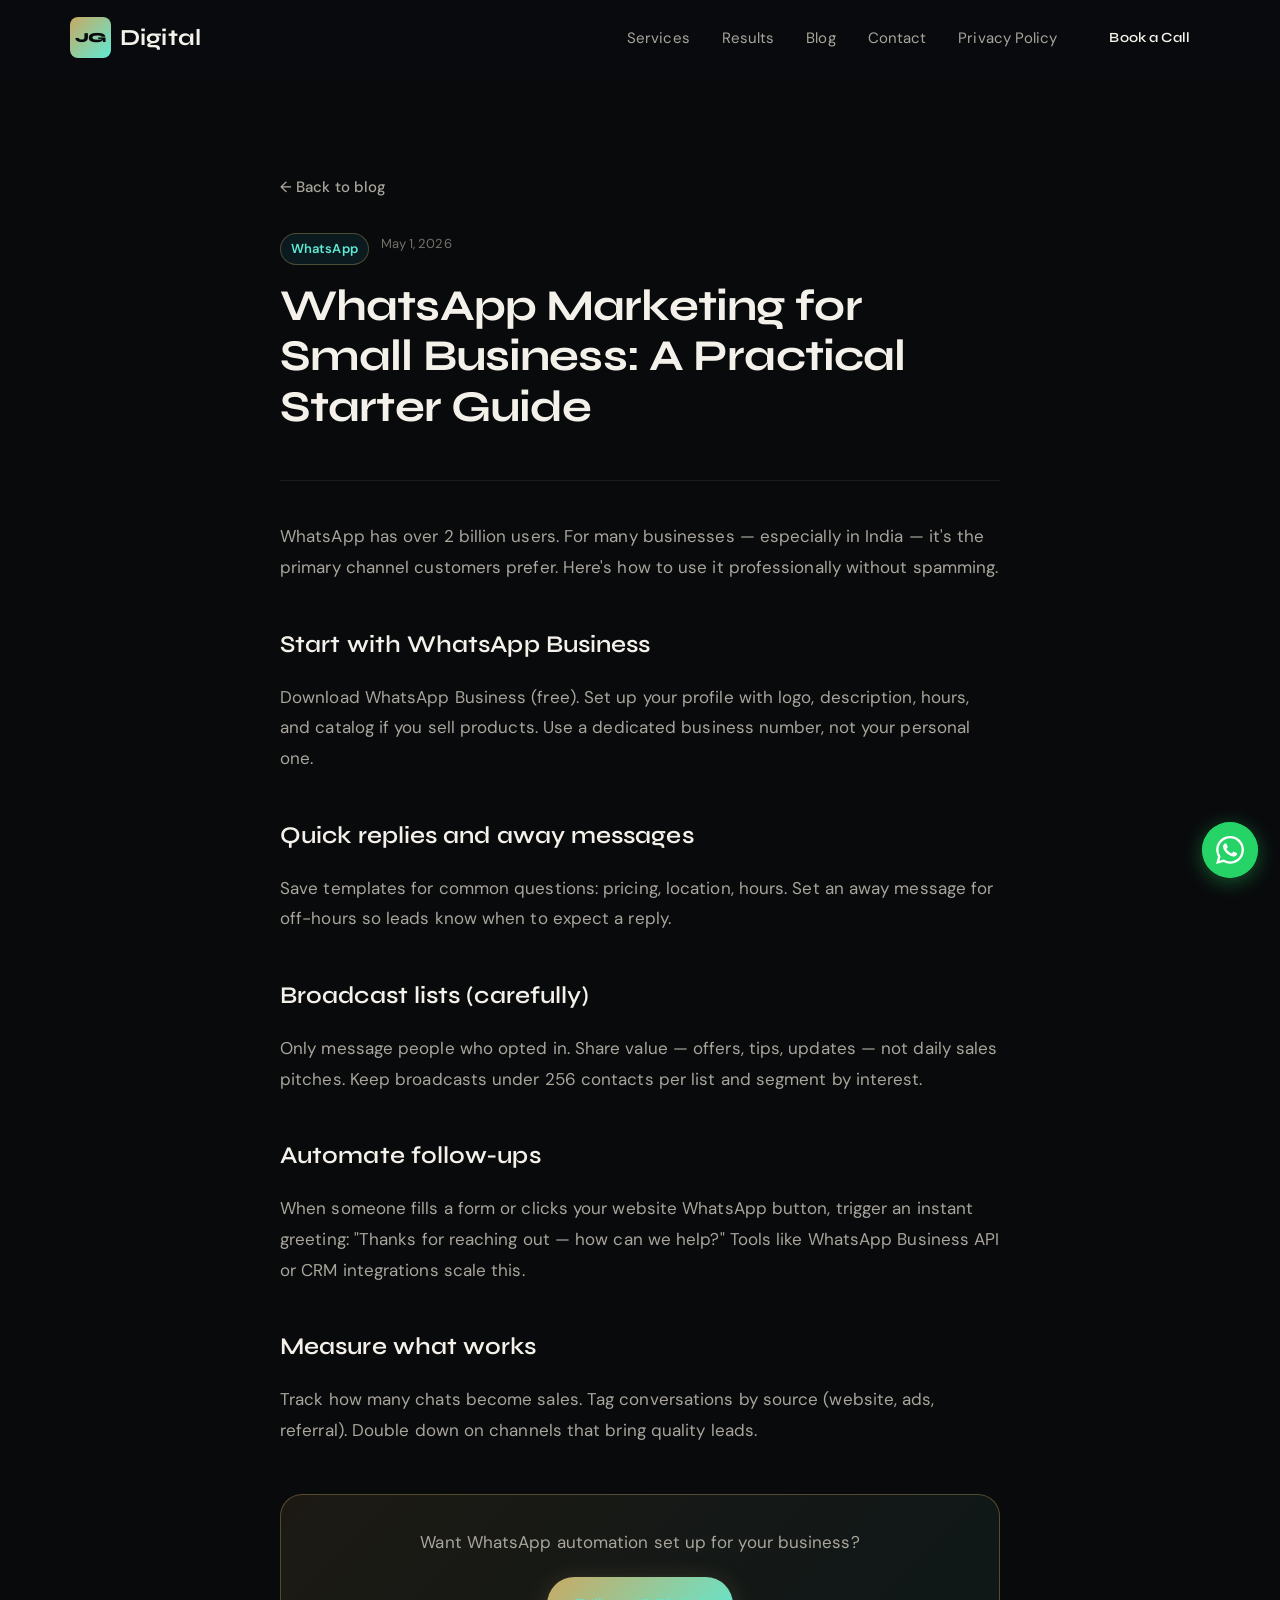
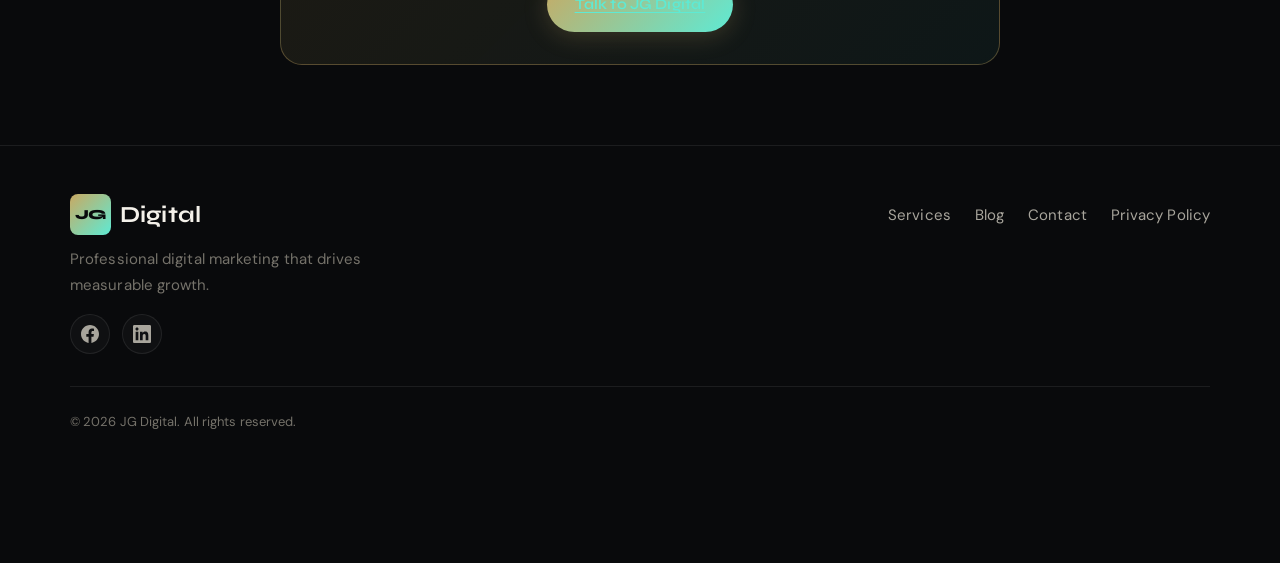
<file: docs/blog/whatsapp-marketing-guide.html>
<!DOCTYPE html>
<html lang="en">
<head>
  <!-- Google tag (gtag.js) -->
  <script async src="https://www.googletagmanager.com/gtag/js?id=G-KVL2JGQMYC"></script>
  <script>
    window.dataLayer = window.dataLayer || [];
    function gtag(){dataLayer.push(arguments);}
    gtag('js', new Date());
    gtag('config', 'G-KVL2JGQMYC');
  </script>
  <meta charset="UTF-8">
  <meta name="viewport" content="width=device-width, initial-scale=1.0, viewport-fit=cover">
  <meta name="description" content="A practical WhatsApp marketing guide for small businesses — broadcasts, automation, and lead follow-up that converts.">
  <title>WhatsApp Marketing Starter Guide | JG Digital Blog</title>
  <link rel="preconnect" href="https://fonts.googleapis.com">
  <link rel="preconnect" href="https://fonts.gstatic.com" crossorigin>
  <link href="https://fonts.googleapis.com/css2?family=DM+Sans:ital,opsz,wght@0,9..40,400;0,9..40,500;0,9..40,600;1,9..40,400&family=Syne:wght@500;600;700;800&display=swap" rel="stylesheet">
  <link rel="stylesheet" href="../styles.css">
</head>
<body>

  <a href="#main" class="skip-link">Skip to main content</a>

  <header class="site-header" id="top">
    <div class="container header-inner">
      <a href="../index.html" class="logo" aria-label="JG Digital — home">
        <span class="logo-mark" aria-hidden="true">JG</span>
        <span class="logo-text">Digital</span>
      </a>
      <button class="nav-toggle" type="button" aria-expanded="false" aria-controls="primary-nav" aria-label="Open menu">
        <span class="nav-toggle-bar"></span>
        <span class="nav-toggle-bar"></span>
        <span class="nav-toggle-bar"></span>
      </button>
      <nav class="primary-nav" id="primary-nav" aria-label="Primary">
        <ul class="nav-list">
          <li><a href="../index.html#services">Services</a></li>
          <li><a href="../index.html#testimonials">Results</a></li>
          <li><a href="index.html">Blog</a></li>
          <li><a href="../index.html#contact">Contact</a></li>
          <li><a href="../privacy-policy.html">Privacy Policy</a></li>
          <li><a href="../index.html#contact" class="btn btn-nav">Book a Call</a></li>
        </ul>
      </nav>
    </div>
  </header>

  <main id="main" class="blog-page">
    <article class="container blog-article">
      <a href="index.html" class="blog-back">← Back to blog</a>

      <header class="blog-article-header">
        <div class="blog-card-meta">
          <span class="blog-card-tag">WhatsApp</span>
          <time class="blog-card-date" datetime="2026-05-01">May 1, 2026</time>
        </div>
        <h1 class="blog-article-title">WhatsApp Marketing for Small Business: A Practical Starter Guide</h1>
      </header>

      <div class="blog-content">
        <p>WhatsApp has over 2 billion users. For many businesses — especially in India — it's the primary channel customers prefer. Here's how to use it professionally without spamming.</p>

        <h2>Start with WhatsApp Business</h2>
        <p>Download WhatsApp Business (free). Set up your profile with logo, description, hours, and catalog if you sell products. Use a dedicated business number, not your personal one.</p>

        <h2>Quick replies and away messages</h2>
        <p>Save templates for common questions: pricing, location, hours. Set an away message for off-hours so leads know when to expect a reply.</p>

        <h2>Broadcast lists (carefully)</h2>
        <p>Only message people who opted in. Share value — offers, tips, updates — not daily sales pitches. Keep broadcasts under 256 contacts per list and segment by interest.</p>

        <h2>Automate follow-ups</h2>
        <p>When someone fills a form or clicks your website WhatsApp button, trigger an instant greeting: "Thanks for reaching out — how can we help?" Tools like WhatsApp Business API or CRM integrations scale this.</p>

        <h2>Measure what works</h2>
        <p>Track how many chats become sales. Tag conversations by source (website, ads, referral). Double down on channels that bring quality leads.</p>

        <div class="blog-cta">
          <p>Want WhatsApp automation set up for your business?</p>
          <a href="../index.html#contact" class="btn btn-primary">Talk to JG Digital</a>
        </div>
      </div>
    </article>
  </main>

  <footer class="site-footer">
    <div class="container footer-inner">
      <div class="footer-brand">
        <a href="../index.html" class="logo logo--footer" aria-label="JG Digital — home">
          <span class="logo-mark" aria-hidden="true">JG</span>
          <span class="logo-text">Digital</span>
        </a>
        <p class="footer-tagline">Professional digital marketing that drives measurable growth.</p>
        <div class="footer-social">
          <a href="https://www.facebook.com/profile.php?id=61585003149740" class="social-link" target="_blank" rel="noopener noreferrer" aria-label="JG Digital on Facebook">
            <svg viewBox="0 0 24 24" fill="currentColor" aria-hidden="true" xmlns="http://www.w3.org/2000/svg">
              <path d="M24 12.073c0-6.627-5.373-12-12-12s-12 5.373-12 12c0 5.99 4.388 10.954 10.125 11.854v-8.385H7.078v-3.47h3.047V9.43c0-3.007 1.792-4.669 4.533-4.669 1.312 0 2.686.235 2.686.235v2.953H15.83c-1.491 0-1.956.925-1.956 1.874v2.25h3.328l-.532 3.47h-2.796v8.385C19.612 23.027 24 18.062 24 12.073z"/>
            </svg>
          </a>
          <a href="https://www.linkedin.com/in/jhuma-guha-290a50399/" class="social-link" target="_blank" rel="noopener noreferrer" aria-label="Jhuma Guha on LinkedIn">
            <svg viewBox="0 0 24 24" fill="currentColor" aria-hidden="true" xmlns="http://www.w3.org/2000/svg">
              <path d="M20.447 20.452h-3.554v-5.569c0-1.328-.027-3.037-1.852-3.037-1.853 0-2.136 1.445-2.136 2.939v5.667H9.351V9h3.414v1.561h.046c.477-.9 1.637-1.85 3.37-1.85 3.601 0 4.267 2.37 4.267 5.455v6.286zM5.337 7.433c-1.144 0-2.063-.926-2.063-2.065 0-1.138.92-2.063 2.063-2.063 1.14 0 2.064.925 2.064 2.063 0 1.139-.925 2.065-2.064 2.065zm1.782 13.019H3.555V9h3.564v11.452zM22.225 0H1.771C.792 0 0 .774 0 1.729v20.542C0 23.227.792 24 1.771 24h20.451C23.2 24 24 23.227 24 22.271V1.729C24 .774 23.2 0 22.222 0h.003z"/>
            </svg>
          </a>
        </div>
      </div>
      <nav class="footer-nav" aria-label="Footer">
        <ul>
          <li><a href="../index.html#services">Services</a></li>
          <li><a href="index.html">Blog</a></li>
          <li><a href="../index.html#contact">Contact</a></li>
          <li><a href="../privacy-policy.html">Privacy Policy</a></li>
        </ul>
      </nav>
      <p class="footer-copy">&copy; <span id="year"></span> JG Digital. All rights reserved.</p>
    </div>
  </footer>

  <a href="https://wa.me/919830536380" class="whatsapp-fab" target="_blank" rel="noopener noreferrer" aria-label="Chat with us on WhatsApp">
    <svg viewBox="0 0 24 24" fill="currentColor" aria-hidden="true" xmlns="http://www.w3.org/2000/svg">
      <path d="M17.472 14.382c-.297-.149-1.758-.867-2.03-.967-.273-.099-.471-.148-.67.15-.197.297-.767.966-.94 1.164-.173.199-.347.223-.644.075-.297-.15-1.255-.463-2.39-1.475-.883-.788-1.48-1.761-1.653-2.059-.173-.297-.018-.458.13-.606.134-.133.298-.347.446-.52.149-.174.198-.298.298-.497.099-.198.05-.371-.025-.52-.075-.149-.669-1.612-.916-2.207-.242-.579-.487-.5-.669-.51-.173-.008-.371-.01-.57-.01-.198 0-.52.074-.792.372-.272.297-1.04 1.016-1.04 2.479 0 1.462 1.065 2.875 1.213 3.074.149.198 2.096 3.2 5.077 4.487.709.306 1.262.489 1.694.625.712.227 1.36.195 1.871.118.571-.085 1.758-.719 2.006-1.413.248-.694.248-1.289.173-1.413-.074-.124-.272-.198-.57-.347m-5.421 7.403h-.004a9.87 9.87 0 01-5.031-1.378l-.361-.214-3.741.982.998-3.648-.235-.374a9.86 9.86 0 01-1.51-5.26c.001-5.45 4.436-9.884 9.888-9.884 2.64 0 5.122 1.03 6.988 2.898a9.825 9.825 0 012.893 6.994c-.003 5.45-4.435 9.884-9.881 9.884m8.413-18.297A11.815 11.815 0 0012.05 0C5.495 0 .16 5.335.157 11.892c0 2.096.547 4.142 1.588 5.945L.057 24l6.305-1.654a11.882 11.882 0 005.683 1.448h.005c6.554 0 11.89-5.335 11.893-11.893a11.821 11.821 0 00-3.48-8.413z"/>
    </svg>
    <span class="whatsapp-pulse" aria-hidden="true"></span>
  </a>

  <script src="../script.js"></script>
</body>
</html>
</file>
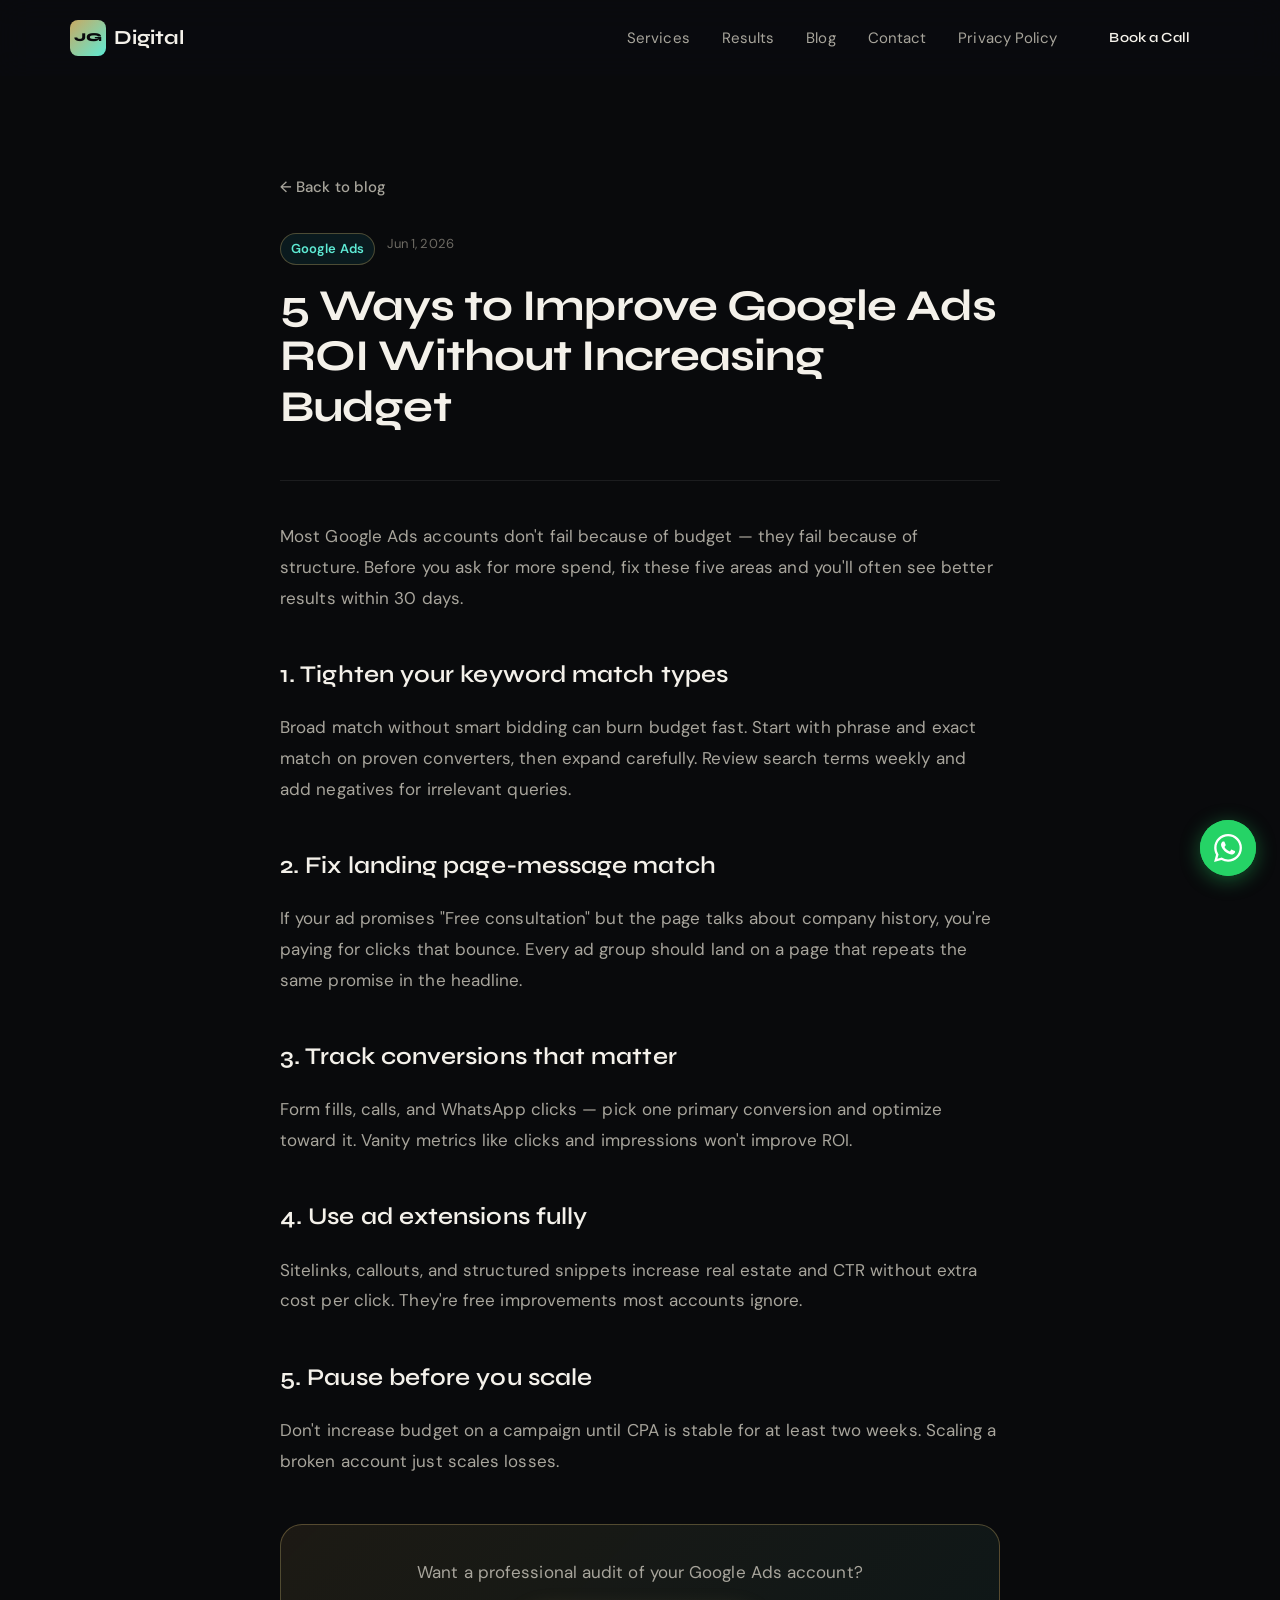
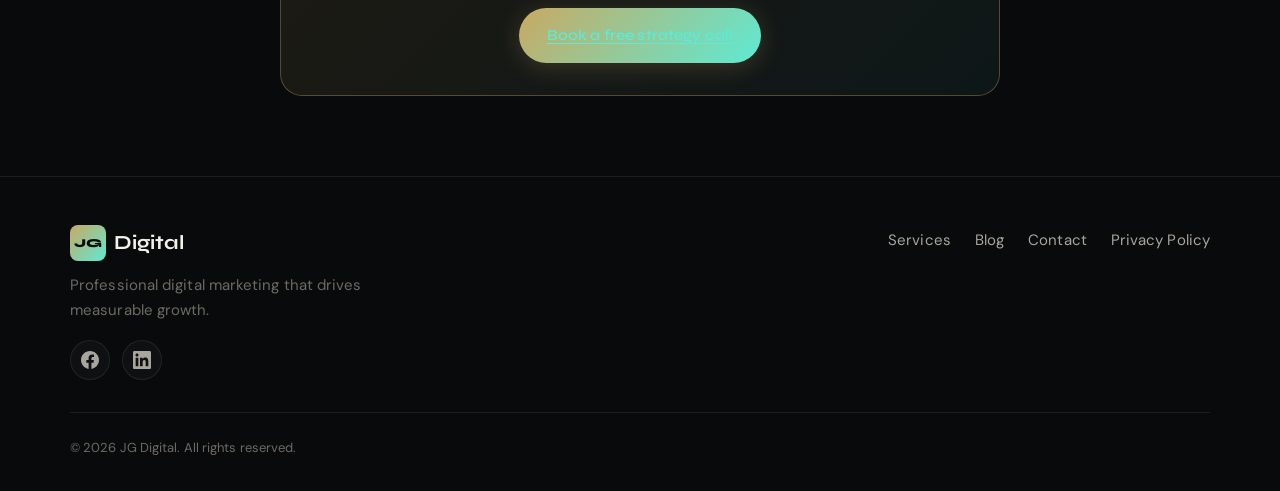
<file: website/blog/google-ads-roi.html>
<!DOCTYPE html>
<html lang="en">
<head>
  <script async src="https://www.googletagmanager.com/gtag/js?id=G-XZ978HD70X"></script>
  <script>
    window.dataLayer = window.dataLayer || [];
    function gtag(){dataLayer.push(arguments);}
    gtag('js', new Date());
    gtag('config', 'G-XZ978HD70X');
  </script>
  <meta charset="UTF-8">
  <meta name="viewport" content="width=device-width, initial-scale=1.0">
  <meta name="description" content="Five proven ways to improve Google Ads ROI without increasing your budget — from keyword strategy to landing page optimization.">
  <title>5 Ways to Improve Google Ads ROI | JG Digital Blog</title>
  <link rel="preconnect" href="https://fonts.googleapis.com">
  <link rel="preconnect" href="https://fonts.gstatic.com" crossorigin>
  <link href="https://fonts.googleapis.com/css2?family=DM+Sans:ital,opsz,wght@0,9..40,400;0,9..40,500;0,9..40,600;1,9..40,400&family=Syne:wght@500;600;700;800&display=swap" rel="stylesheet">
  <link rel="stylesheet" href="../styles.css">
</head>
<body>

  <a href="#main" class="skip-link">Skip to main content</a>

  <header class="site-header" id="top">
    <div class="container header-inner">
      <a href="../index.html" class="logo" aria-label="JG Digital — home">
        <span class="logo-mark" aria-hidden="true">JG</span>
        <span class="logo-text">Digital</span>
      </a>
      <button class="nav-toggle" type="button" aria-expanded="false" aria-controls="primary-nav" aria-label="Open menu">
        <span class="nav-toggle-bar"></span>
        <span class="nav-toggle-bar"></span>
        <span class="nav-toggle-bar"></span>
      </button>
      <nav class="primary-nav" id="primary-nav" aria-label="Primary">
        <ul class="nav-list">
          <li><a href="../index.html#services">Services</a></li>
          <li><a href="../index.html#testimonials">Results</a></li>
          <li><a href="index.html">Blog</a></li>
          <li><a href="../index.html#contact">Contact</a></li>
          <li><a href="../privacy-policy.html">Privacy Policy</a></li>
          <li><a href="../index.html#contact" class="btn btn-nav">Book a Call</a></li>
        </ul>
      </nav>
    </div>
  </header>

  <main id="main" class="blog-page">
    <article class="container blog-article">
      <a href="index.html" class="blog-back">← Back to blog</a>

      <header class="blog-article-header">
        <div class="blog-card-meta">
          <span class="blog-card-tag">Google Ads</span>
          <time class="blog-card-date" datetime="2026-06-01">Jun 1, 2026</time>
        </div>
        <h1 class="blog-article-title">5 Ways to Improve Google Ads ROI Without Increasing Budget</h1>
      </header>

      <div class="blog-content">
        <p>Most Google Ads accounts don't fail because of budget — they fail because of structure. Before you ask for more spend, fix these five areas and you'll often see better results within 30 days.</p>

        <h2>1. Tighten your keyword match types</h2>
        <p>Broad match without smart bidding can burn budget fast. Start with phrase and exact match on proven converters, then expand carefully. Review search terms weekly and add negatives for irrelevant queries.</p>

        <h2>2. Fix landing page-message match</h2>
        <p>If your ad promises "Free consultation" but the page talks about company history, you're paying for clicks that bounce. Every ad group should land on a page that repeats the same promise in the headline.</p>

        <h2>3. Track conversions that matter</h2>
        <p>Form fills, calls, and WhatsApp clicks — pick one primary conversion and optimize toward it. Vanity metrics like clicks and impressions won't improve ROI.</p>

        <h2>4. Use ad extensions fully</h2>
        <p>Sitelinks, callouts, and structured snippets increase real estate and CTR without extra cost per click. They're free improvements most accounts ignore.</p>

        <h2>5. Pause before you scale</h2>
        <p>Don't increase budget on a campaign until CPA is stable for at least two weeks. Scaling a broken account just scales losses.</p>

        <div class="blog-cta">
          <p>Want a professional audit of your Google Ads account?</p>
          <a href="../index.html#contact" class="btn btn-primary">Book a free strategy call</a>
        </div>
      </div>
    </article>
  </main>

  <footer class="site-footer">
    <div class="container footer-inner">
      <div class="footer-brand">
        <a href="../index.html" class="logo logo--footer" aria-label="JG Digital — home">
          <span class="logo-mark" aria-hidden="true">JG</span>
          <span class="logo-text">Digital</span>
        </a>
        <p class="footer-tagline">Professional digital marketing that drives measurable growth.</p>
        <div class="footer-social">
          <a href="https://www.facebook.com/profile.php?id=61585003149740" class="social-link" target="_blank" rel="noopener noreferrer" aria-label="JG Digital on Facebook">
            <svg viewBox="0 0 24 24" fill="currentColor" aria-hidden="true" xmlns="http://www.w3.org/2000/svg">
              <path d="M24 12.073c0-6.627-5.373-12-12-12s-12 5.373-12 12c0 5.99 4.388 10.954 10.125 11.854v-8.385H7.078v-3.47h3.047V9.43c0-3.007 1.792-4.669 4.533-4.669 1.312 0 2.686.235 2.686.235v2.953H15.83c-1.491 0-1.956.925-1.956 1.874v2.25h3.328l-.532 3.47h-2.796v8.385C19.612 23.027 24 18.062 24 12.073z"/>
            </svg>
          </a>
          <a href="https://www.linkedin.com/in/jhuma-guha-290a50399/" class="social-link" target="_blank" rel="noopener noreferrer" aria-label="Jhuma Guha on LinkedIn">
            <svg viewBox="0 0 24 24" fill="currentColor" aria-hidden="true" xmlns="http://www.w3.org/2000/svg">
              <path d="M20.447 20.452h-3.554v-5.569c0-1.328-.027-3.037-1.852-3.037-1.853 0-2.136 1.445-2.136 2.939v5.667H9.351V9h3.414v1.561h.046c.477-.9 1.637-1.85 3.37-1.85 3.601 0 4.267 2.37 4.267 5.455v6.286zM5.337 7.433c-1.144 0-2.063-.926-2.063-2.065 0-1.138.92-2.063 2.063-2.063 1.14 0 2.064.925 2.064 2.063 0 1.139-.925 2.065-2.064 2.065zm1.782 13.019H3.555V9h3.564v11.452zM22.225 0H1.771C.792 0 0 .774 0 1.729v20.542C0 23.227.792 24 1.771 24h20.451C23.2 24 24 23.227 24 22.271V1.729C24 .774 23.2 0 22.222 0h.003z"/>
            </svg>
          </a>
        </div>
      </div>
      <nav class="footer-nav" aria-label="Footer">
        <ul>
          <li><a href="../index.html#services">Services</a></li>
          <li><a href="index.html">Blog</a></li>
          <li><a href="../index.html#contact">Contact</a></li>
          <li><a href="../privacy-policy.html">Privacy Policy</a></li>
        </ul>
      </nav>
      <p class="footer-copy">&copy; <span id="year"></span> JG Digital. All rights reserved.</p>
    </div>
  </footer>

  <a href="https://wa.me/919830536380" class="whatsapp-fab" target="_blank" rel="noopener noreferrer" aria-label="Chat with us on WhatsApp">
    <svg viewBox="0 0 24 24" fill="currentColor" aria-hidden="true" xmlns="http://www.w3.org/2000/svg">
      <path d="M17.472 14.382c-.297-.149-1.758-.867-2.03-.967-.273-.099-.471-.148-.67.15-.197.297-.767.966-.94 1.164-.173.199-.347.223-.644.075-.297-.15-1.255-.463-2.39-1.475-.883-.788-1.48-1.761-1.653-2.059-.173-.297-.018-.458.13-.606.134-.133.298-.347.446-.52.149-.174.198-.298.298-.497.099-.198.05-.371-.025-.52-.075-.149-.669-1.612-.916-2.207-.242-.579-.487-.5-.669-.51-.173-.008-.371-.01-.57-.01-.198 0-.52.074-.792.372-.272.297-1.04 1.016-1.04 2.479 0 1.462 1.065 2.875 1.213 3.074.149.198 2.096 3.2 5.077 4.487.709.306 1.262.489 1.694.625.712.227 1.36.195 1.871.118.571-.085 1.758-.719 2.006-1.413.248-.694.248-1.289.173-1.413-.074-.124-.272-.198-.57-.347m-5.421 7.403h-.004a9.87 9.87 0 01-5.031-1.378l-.361-.214-3.741.982.998-3.648-.235-.374a9.86 9.86 0 01-1.51-5.26c.001-5.45 4.436-9.884 9.888-9.884 2.64 0 5.122 1.03 6.988 2.898a9.825 9.825 0 012.893 6.994c-.003 5.45-4.435 9.884-9.881 9.884m8.413-18.297A11.815 11.815 0 0012.05 0C5.495 0 .16 5.335.157 11.892c0 2.096.547 4.142 1.588 5.945L.057 24l6.305-1.654a11.882 11.882 0 005.683 1.448h.005c6.554 0 11.89-5.335 11.893-11.893a11.821 11.821 0 00-3.48-8.413z"/>
    </svg>
    <span class="whatsapp-pulse" aria-hidden="true"></span>
  </a>

  <script src="../script.js"></script>
</body>
</html>
</file>
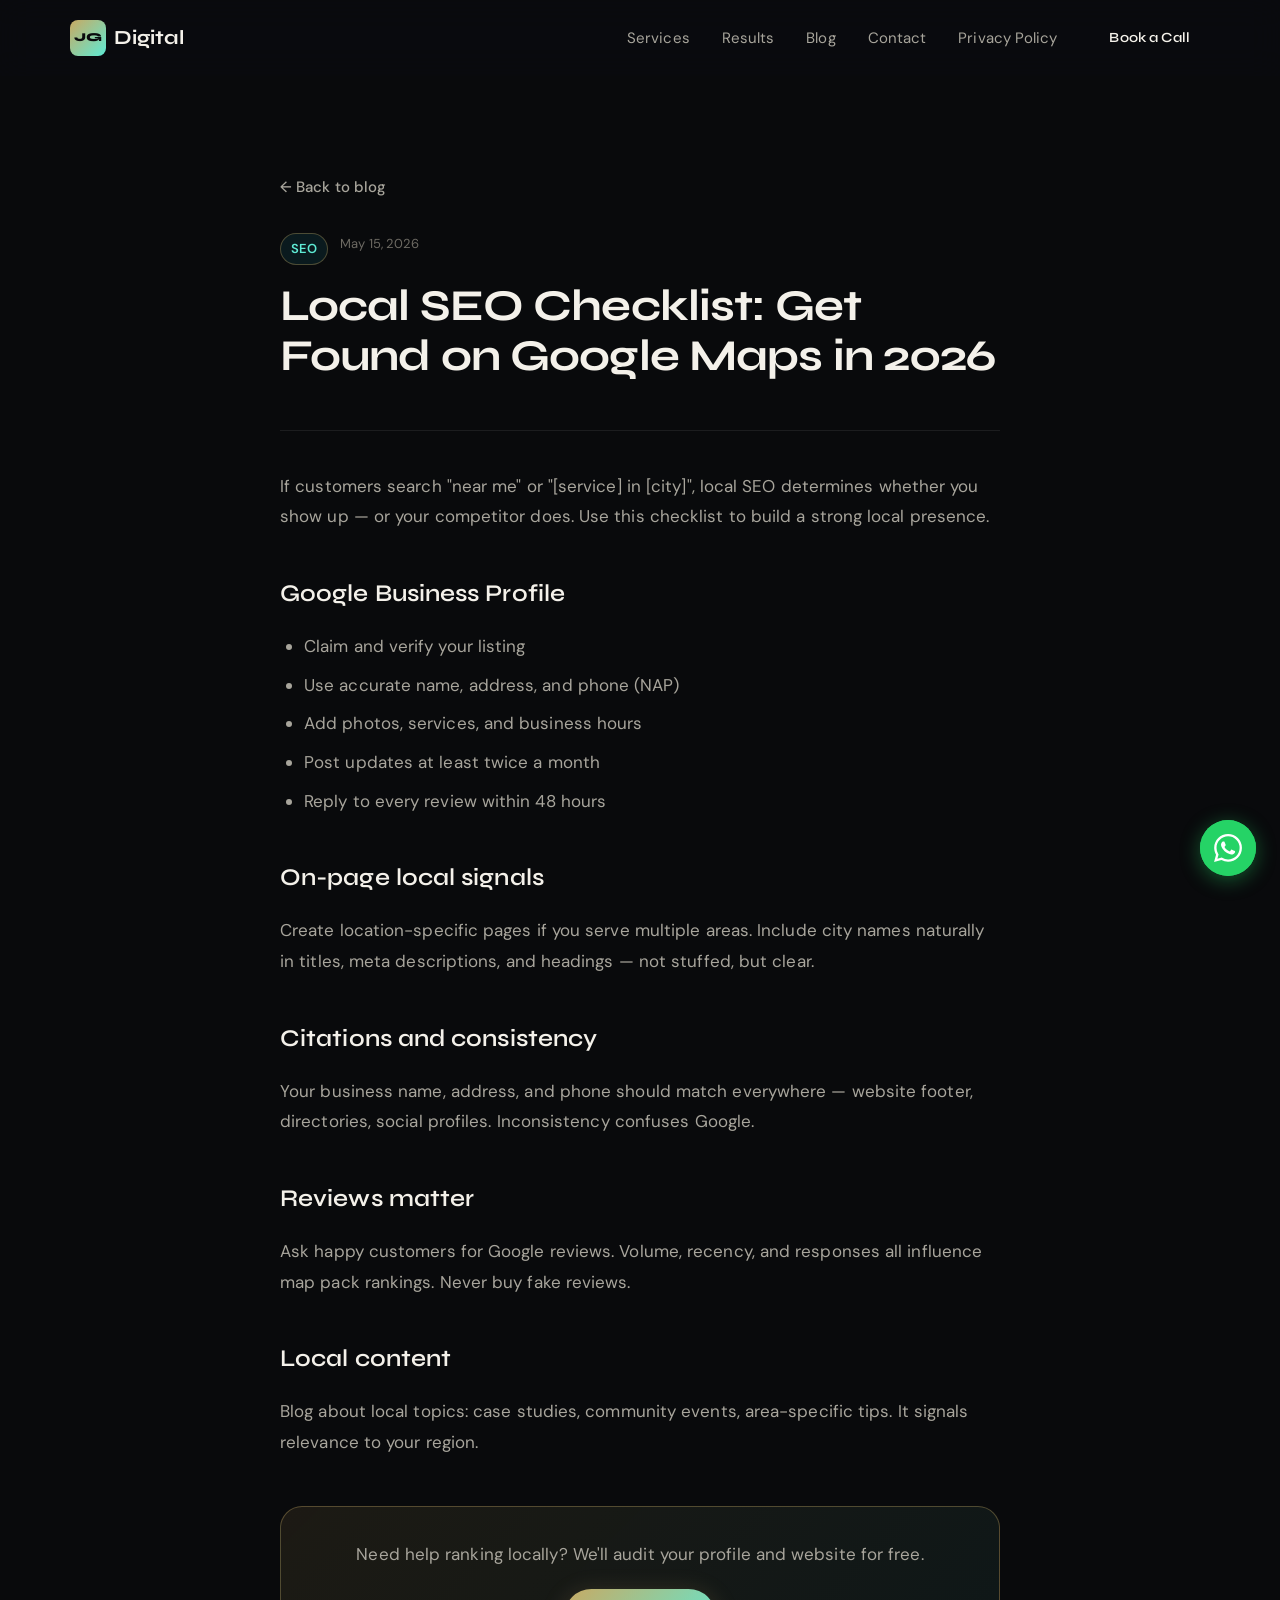
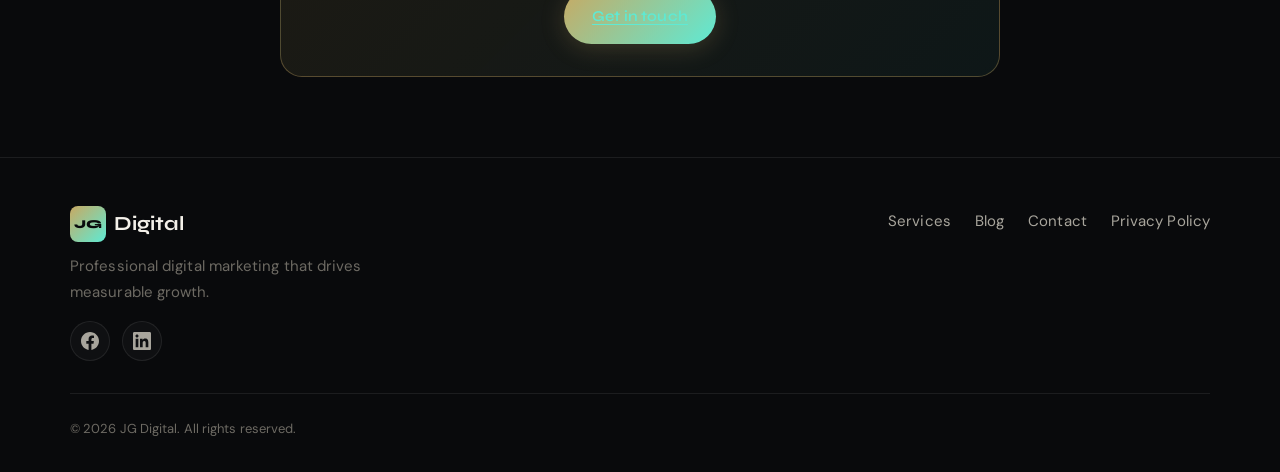
<file: website/blog/seo-local-business.html>
<!DOCTYPE html>
<html lang="en">
<head>
  <script async src="https://www.googletagmanager.com/gtag/js?id=G-XZ978HD70X"></script>
  <script>
    window.dataLayer = window.dataLayer || [];
    function gtag(){dataLayer.push(arguments);}
    gtag('js', new Date());
    gtag('config', 'G-XZ978HD70X');
  </script>
  <meta charset="UTF-8">
  <meta name="viewport" content="width=device-width, initial-scale=1.0">
  <meta name="description" content="A practical local SEO checklist to help your business rank on Google Maps and attract nearby customers in 2026.">
  <title>Local SEO Checklist for 2026 | JG Digital Blog</title>
  <link rel="preconnect" href="https://fonts.googleapis.com">
  <link rel="preconnect" href="https://fonts.gstatic.com" crossorigin>
  <link href="https://fonts.googleapis.com/css2?family=DM+Sans:ital,opsz,wght@0,9..40,400;0,9..40,500;0,9..40,600;1,9..40,400&family=Syne:wght@500;600;700;800&display=swap" rel="stylesheet">
  <link rel="stylesheet" href="../styles.css">
</head>
<body>

  <a href="#main" class="skip-link">Skip to main content</a>

  <header class="site-header" id="top">
    <div class="container header-inner">
      <a href="../index.html" class="logo" aria-label="JG Digital — home">
        <span class="logo-mark" aria-hidden="true">JG</span>
        <span class="logo-text">Digital</span>
      </a>
      <button class="nav-toggle" type="button" aria-expanded="false" aria-controls="primary-nav" aria-label="Open menu">
        <span class="nav-toggle-bar"></span>
        <span class="nav-toggle-bar"></span>
        <span class="nav-toggle-bar"></span>
      </button>
      <nav class="primary-nav" id="primary-nav" aria-label="Primary">
        <ul class="nav-list">
          <li><a href="../index.html#services">Services</a></li>
          <li><a href="../index.html#testimonials">Results</a></li>
          <li><a href="index.html">Blog</a></li>
          <li><a href="../index.html#contact">Contact</a></li>
          <li><a href="../privacy-policy.html">Privacy Policy</a></li>
          <li><a href="../index.html#contact" class="btn btn-nav">Book a Call</a></li>
        </ul>
      </nav>
    </div>
  </header>

  <main id="main" class="blog-page">
    <article class="container blog-article">
      <a href="index.html" class="blog-back">← Back to blog</a>

      <header class="blog-article-header">
        <div class="blog-card-meta">
          <span class="blog-card-tag">SEO</span>
          <time class="blog-card-date" datetime="2026-05-15">May 15, 2026</time>
        </div>
        <h1 class="blog-article-title">Local SEO Checklist: Get Found on Google Maps in 2026</h1>
      </header>

      <div class="blog-content">
        <p>If customers search "near me" or "[service] in [city]", local SEO determines whether you show up — or your competitor does. Use this checklist to build a strong local presence.</p>

        <h2>Google Business Profile</h2>
        <ul>
          <li>Claim and verify your listing</li>
          <li>Use accurate name, address, and phone (NAP)</li>
          <li>Add photos, services, and business hours</li>
          <li>Post updates at least twice a month</li>
          <li>Reply to every review within 48 hours</li>
        </ul>

        <h2>On-page local signals</h2>
        <p>Create location-specific pages if you serve multiple areas. Include city names naturally in titles, meta descriptions, and headings — not stuffed, but clear.</p>

        <h2>Citations and consistency</h2>
        <p>Your business name, address, and phone should match everywhere — website footer, directories, social profiles. Inconsistency confuses Google.</p>

        <h2>Reviews matter</h2>
        <p>Ask happy customers for Google reviews. Volume, recency, and responses all influence map pack rankings. Never buy fake reviews.</p>

        <h2>Local content</h2>
        <p>Blog about local topics: case studies, community events, area-specific tips. It signals relevance to your region.</p>

        <div class="blog-cta">
          <p>Need help ranking locally? We'll audit your profile and website for free.</p>
          <a href="../index.html#contact" class="btn btn-primary">Get in touch</a>
        </div>
      </div>
    </article>
  </main>

  <footer class="site-footer">
    <div class="container footer-inner">
      <div class="footer-brand">
        <a href="../index.html" class="logo logo--footer" aria-label="JG Digital — home">
          <span class="logo-mark" aria-hidden="true">JG</span>
          <span class="logo-text">Digital</span>
        </a>
        <p class="footer-tagline">Professional digital marketing that drives measurable growth.</p>
        <div class="footer-social">
          <a href="https://www.facebook.com/profile.php?id=61585003149740" class="social-link" target="_blank" rel="noopener noreferrer" aria-label="JG Digital on Facebook">
            <svg viewBox="0 0 24 24" fill="currentColor" aria-hidden="true" xmlns="http://www.w3.org/2000/svg">
              <path d="M24 12.073c0-6.627-5.373-12-12-12s-12 5.373-12 12c0 5.99 4.388 10.954 10.125 11.854v-8.385H7.078v-3.47h3.047V9.43c0-3.007 1.792-4.669 4.533-4.669 1.312 0 2.686.235 2.686.235v2.953H15.83c-1.491 0-1.956.925-1.956 1.874v2.25h3.328l-.532 3.47h-2.796v8.385C19.612 23.027 24 18.062 24 12.073z"/>
            </svg>
          </a>
          <a href="https://www.linkedin.com/in/jhuma-guha-290a50399/" class="social-link" target="_blank" rel="noopener noreferrer" aria-label="Jhuma Guha on LinkedIn">
            <svg viewBox="0 0 24 24" fill="currentColor" aria-hidden="true" xmlns="http://www.w3.org/2000/svg">
              <path d="M20.447 20.452h-3.554v-5.569c0-1.328-.027-3.037-1.852-3.037-1.853 0-2.136 1.445-2.136 2.939v5.667H9.351V9h3.414v1.561h.046c.477-.9 1.637-1.85 3.37-1.85 3.601 0 4.267 2.37 4.267 5.455v6.286zM5.337 7.433c-1.144 0-2.063-.926-2.063-2.065 0-1.138.92-2.063 2.063-2.063 1.14 0 2.064.925 2.064 2.063 0 1.139-.925 2.065-2.064 2.065zm1.782 13.019H3.555V9h3.564v11.452zM22.225 0H1.771C.792 0 0 .774 0 1.729v20.542C0 23.227.792 24 1.771 24h20.451C23.2 24 24 23.227 24 22.271V1.729C24 .774 23.2 0 22.222 0h.003z"/>
            </svg>
          </a>
        </div>
      </div>
      <nav class="footer-nav" aria-label="Footer">
        <ul>
          <li><a href="../index.html#services">Services</a></li>
          <li><a href="index.html">Blog</a></li>
          <li><a href="../index.html#contact">Contact</a></li>
          <li><a href="../privacy-policy.html">Privacy Policy</a></li>
        </ul>
      </nav>
      <p class="footer-copy">&copy; <span id="year"></span> JG Digital. All rights reserved.</p>
    </div>
  </footer>

  <a href="https://wa.me/919830536380" class="whatsapp-fab" target="_blank" rel="noopener noreferrer" aria-label="Chat with us on WhatsApp">
    <svg viewBox="0 0 24 24" fill="currentColor" aria-hidden="true" xmlns="http://www.w3.org/2000/svg">
      <path d="M17.472 14.382c-.297-.149-1.758-.867-2.03-.967-.273-.099-.471-.148-.67.15-.197.297-.767.966-.94 1.164-.173.199-.347.223-.644.075-.297-.15-1.255-.463-2.39-1.475-.883-.788-1.48-1.761-1.653-2.059-.173-.297-.018-.458.13-.606.134-.133.298-.347.446-.52.149-.174.198-.298.298-.497.099-.198.05-.371-.025-.52-.075-.149-.669-1.612-.916-2.207-.242-.579-.487-.5-.669-.51-.173-.008-.371-.01-.57-.01-.198 0-.52.074-.792.372-.272.297-1.04 1.016-1.04 2.479 0 1.462 1.065 2.875 1.213 3.074.149.198 2.096 3.2 5.077 4.487.709.306 1.262.489 1.694.625.712.227 1.36.195 1.871.118.571-.085 1.758-.719 2.006-1.413.248-.694.248-1.289.173-1.413-.074-.124-.272-.198-.57-.347m-5.421 7.403h-.004a9.87 9.87 0 01-5.031-1.378l-.361-.214-3.741.982.998-3.648-.235-.374a9.86 9.86 0 01-1.51-5.26c.001-5.45 4.436-9.884 9.888-9.884 2.64 0 5.122 1.03 6.988 2.898a9.825 9.825 0 012.893 6.994c-.003 5.45-4.435 9.884-9.881 9.884m8.413-18.297A11.815 11.815 0 0012.05 0C5.495 0 .16 5.335.157 11.892c0 2.096.547 4.142 1.588 5.945L.057 24l6.305-1.654a11.882 11.882 0 005.683 1.448h.005c6.554 0 11.89-5.335 11.893-11.893a11.821 11.821 0 00-3.48-8.413z"/>
    </svg>
    <span class="whatsapp-pulse" aria-hidden="true"></span>
  </a>

  <script src="../script.js"></script>
</body>
</html>
</file>
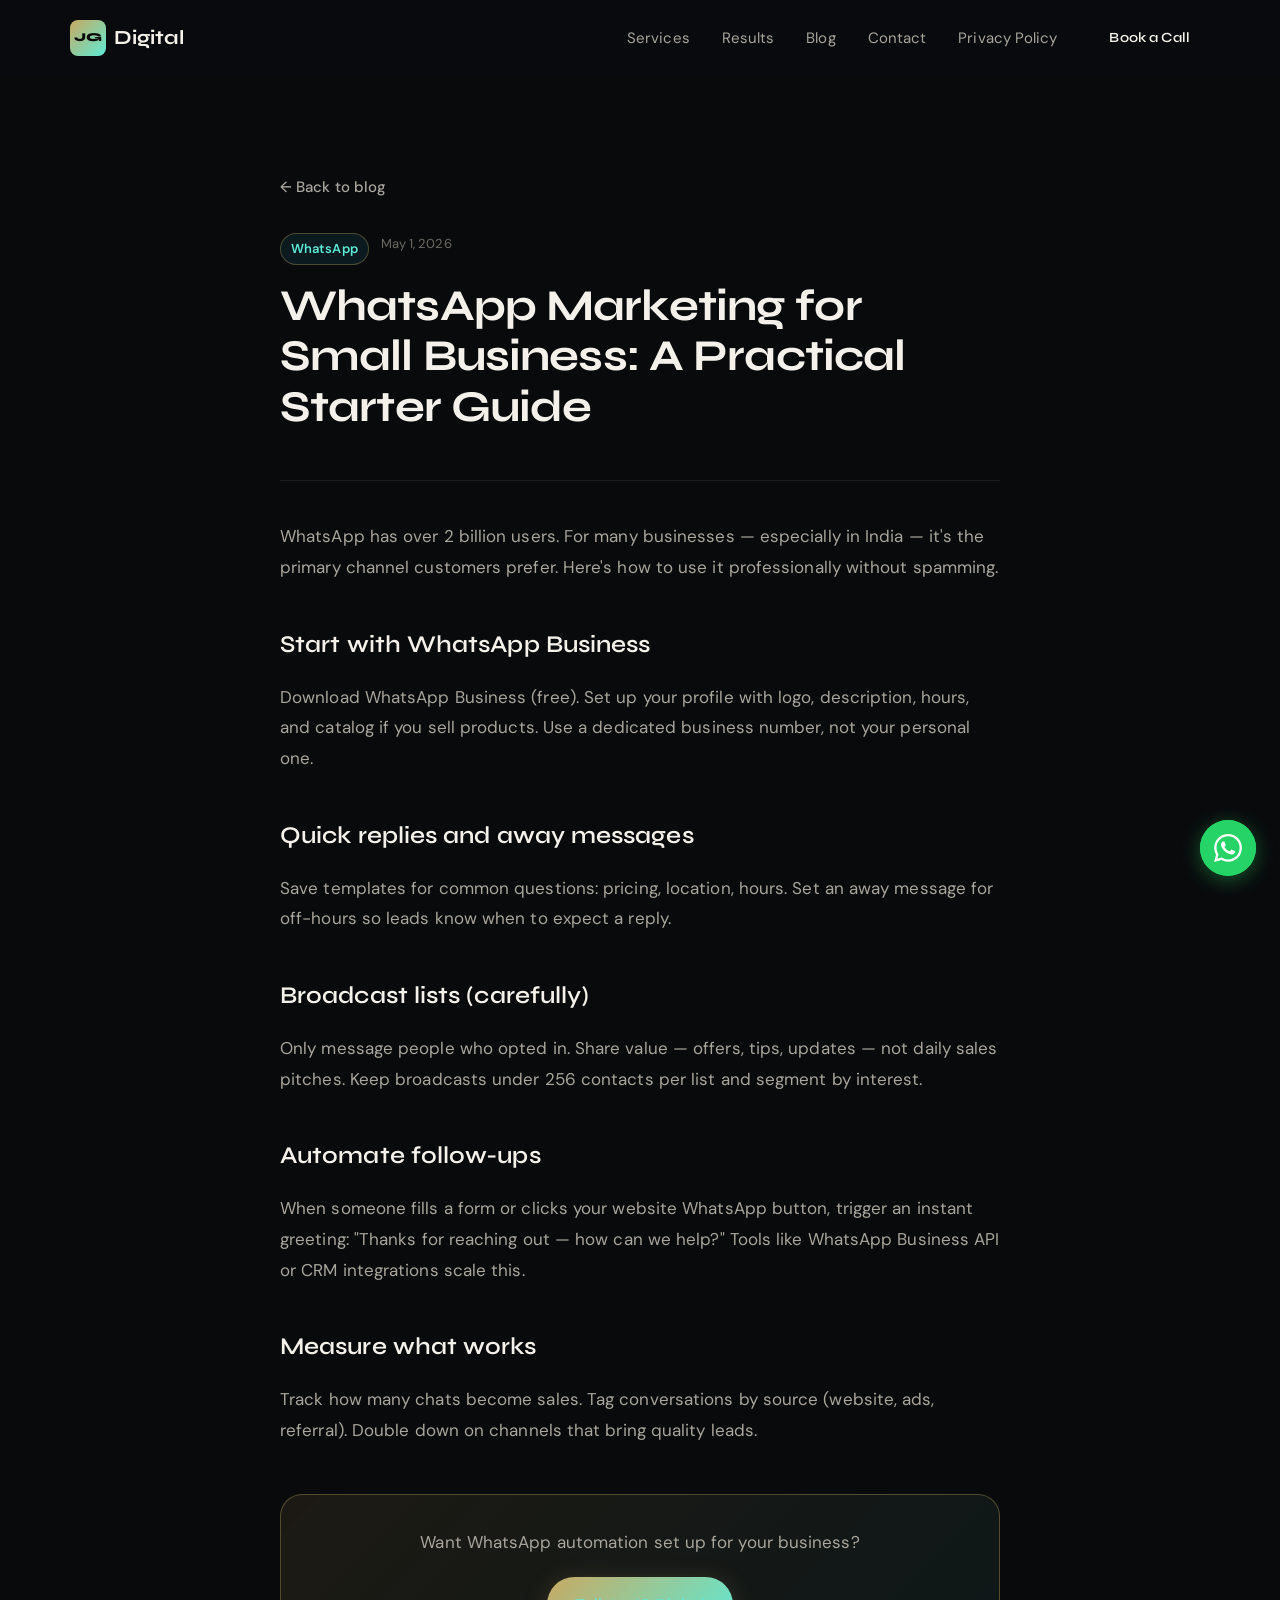
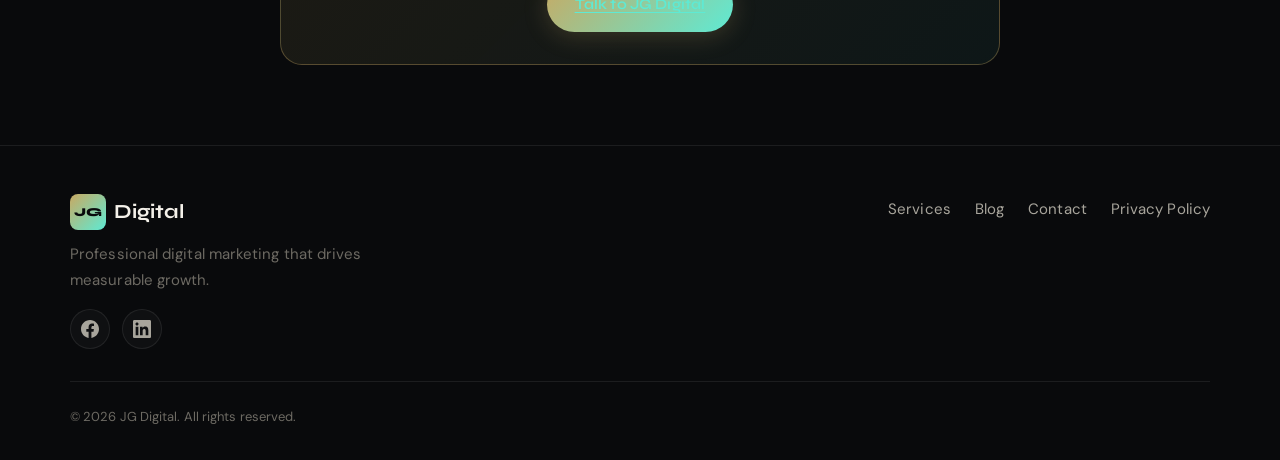
<file: website/blog/whatsapp-marketing-guide.html>
<!DOCTYPE html>
<html lang="en">
<head>
  <script async src="https://www.googletagmanager.com/gtag/js?id=G-XZ978HD70X"></script>
  <script>
    window.dataLayer = window.dataLayer || [];
    function gtag(){dataLayer.push(arguments);}
    gtag('js', new Date());
    gtag('config', 'G-XZ978HD70X');
  </script>
  <meta charset="UTF-8">
  <meta name="viewport" content="width=device-width, initial-scale=1.0">
  <meta name="description" content="A practical WhatsApp marketing guide for small businesses — broadcasts, automation, and lead follow-up that converts.">
  <title>WhatsApp Marketing Starter Guide | JG Digital Blog</title>
  <link rel="preconnect" href="https://fonts.googleapis.com">
  <link rel="preconnect" href="https://fonts.gstatic.com" crossorigin>
  <link href="https://fonts.googleapis.com/css2?family=DM+Sans:ital,opsz,wght@0,9..40,400;0,9..40,500;0,9..40,600;1,9..40,400&family=Syne:wght@500;600;700;800&display=swap" rel="stylesheet">
  <link rel="stylesheet" href="../styles.css">
</head>
<body>

  <a href="#main" class="skip-link">Skip to main content</a>

  <header class="site-header" id="top">
    <div class="container header-inner">
      <a href="../index.html" class="logo" aria-label="JG Digital — home">
        <span class="logo-mark" aria-hidden="true">JG</span>
        <span class="logo-text">Digital</span>
      </a>
      <button class="nav-toggle" type="button" aria-expanded="false" aria-controls="primary-nav" aria-label="Open menu">
        <span class="nav-toggle-bar"></span>
        <span class="nav-toggle-bar"></span>
        <span class="nav-toggle-bar"></span>
      </button>
      <nav class="primary-nav" id="primary-nav" aria-label="Primary">
        <ul class="nav-list">
          <li><a href="../index.html#services">Services</a></li>
          <li><a href="../index.html#testimonials">Results</a></li>
          <li><a href="index.html">Blog</a></li>
          <li><a href="../index.html#contact">Contact</a></li>
          <li><a href="../privacy-policy.html">Privacy Policy</a></li>
          <li><a href="../index.html#contact" class="btn btn-nav">Book a Call</a></li>
        </ul>
      </nav>
    </div>
  </header>

  <main id="main" class="blog-page">
    <article class="container blog-article">
      <a href="index.html" class="blog-back">← Back to blog</a>

      <header class="blog-article-header">
        <div class="blog-card-meta">
          <span class="blog-card-tag">WhatsApp</span>
          <time class="blog-card-date" datetime="2026-05-01">May 1, 2026</time>
        </div>
        <h1 class="blog-article-title">WhatsApp Marketing for Small Business: A Practical Starter Guide</h1>
      </header>

      <div class="blog-content">
        <p>WhatsApp has over 2 billion users. For many businesses — especially in India — it's the primary channel customers prefer. Here's how to use it professionally without spamming.</p>

        <h2>Start with WhatsApp Business</h2>
        <p>Download WhatsApp Business (free). Set up your profile with logo, description, hours, and catalog if you sell products. Use a dedicated business number, not your personal one.</p>

        <h2>Quick replies and away messages</h2>
        <p>Save templates for common questions: pricing, location, hours. Set an away message for off-hours so leads know when to expect a reply.</p>

        <h2>Broadcast lists (carefully)</h2>
        <p>Only message people who opted in. Share value — offers, tips, updates — not daily sales pitches. Keep broadcasts under 256 contacts per list and segment by interest.</p>

        <h2>Automate follow-ups</h2>
        <p>When someone fills a form or clicks your website WhatsApp button, trigger an instant greeting: "Thanks for reaching out — how can we help?" Tools like WhatsApp Business API or CRM integrations scale this.</p>

        <h2>Measure what works</h2>
        <p>Track how many chats become sales. Tag conversations by source (website, ads, referral). Double down on channels that bring quality leads.</p>

        <div class="blog-cta">
          <p>Want WhatsApp automation set up for your business?</p>
          <a href="../index.html#contact" class="btn btn-primary">Talk to JG Digital</a>
        </div>
      </div>
    </article>
  </main>

  <footer class="site-footer">
    <div class="container footer-inner">
      <div class="footer-brand">
        <a href="../index.html" class="logo logo--footer" aria-label="JG Digital — home">
          <span class="logo-mark" aria-hidden="true">JG</span>
          <span class="logo-text">Digital</span>
        </a>
        <p class="footer-tagline">Professional digital marketing that drives measurable growth.</p>
        <div class="footer-social">
          <a href="https://www.facebook.com/profile.php?id=61585003149740" class="social-link" target="_blank" rel="noopener noreferrer" aria-label="JG Digital on Facebook">
            <svg viewBox="0 0 24 24" fill="currentColor" aria-hidden="true" xmlns="http://www.w3.org/2000/svg">
              <path d="M24 12.073c0-6.627-5.373-12-12-12s-12 5.373-12 12c0 5.99 4.388 10.954 10.125 11.854v-8.385H7.078v-3.47h3.047V9.43c0-3.007 1.792-4.669 4.533-4.669 1.312 0 2.686.235 2.686.235v2.953H15.83c-1.491 0-1.956.925-1.956 1.874v2.25h3.328l-.532 3.47h-2.796v8.385C19.612 23.027 24 18.062 24 12.073z"/>
            </svg>
          </a>
          <a href="https://www.linkedin.com/in/jhuma-guha-290a50399/" class="social-link" target="_blank" rel="noopener noreferrer" aria-label="Jhuma Guha on LinkedIn">
            <svg viewBox="0 0 24 24" fill="currentColor" aria-hidden="true" xmlns="http://www.w3.org/2000/svg">
              <path d="M20.447 20.452h-3.554v-5.569c0-1.328-.027-3.037-1.852-3.037-1.853 0-2.136 1.445-2.136 2.939v5.667H9.351V9h3.414v1.561h.046c.477-.9 1.637-1.85 3.37-1.85 3.601 0 4.267 2.37 4.267 5.455v6.286zM5.337 7.433c-1.144 0-2.063-.926-2.063-2.065 0-1.138.92-2.063 2.063-2.063 1.14 0 2.064.925 2.064 2.063 0 1.139-.925 2.065-2.064 2.065zm1.782 13.019H3.555V9h3.564v11.452zM22.225 0H1.771C.792 0 0 .774 0 1.729v20.542C0 23.227.792 24 1.771 24h20.451C23.2 24 24 23.227 24 22.271V1.729C24 .774 23.2 0 22.222 0h.003z"/>
            </svg>
          </a>
        </div>
      </div>
      <nav class="footer-nav" aria-label="Footer">
        <ul>
          <li><a href="../index.html#services">Services</a></li>
          <li><a href="index.html">Blog</a></li>
          <li><a href="../index.html#contact">Contact</a></li>
          <li><a href="../privacy-policy.html">Privacy Policy</a></li>
        </ul>
      </nav>
      <p class="footer-copy">&copy; <span id="year"></span> JG Digital. All rights reserved.</p>
    </div>
  </footer>

  <a href="https://wa.me/919830536380" class="whatsapp-fab" target="_blank" rel="noopener noreferrer" aria-label="Chat with us on WhatsApp">
    <svg viewBox="0 0 24 24" fill="currentColor" aria-hidden="true" xmlns="http://www.w3.org/2000/svg">
      <path d="M17.472 14.382c-.297-.149-1.758-.867-2.03-.967-.273-.099-.471-.148-.67.15-.197.297-.767.966-.94 1.164-.173.199-.347.223-.644.075-.297-.15-1.255-.463-2.39-1.475-.883-.788-1.48-1.761-1.653-2.059-.173-.297-.018-.458.13-.606.134-.133.298-.347.446-.52.149-.174.198-.298.298-.497.099-.198.05-.371-.025-.52-.075-.149-.669-1.612-.916-2.207-.242-.579-.487-.5-.669-.51-.173-.008-.371-.01-.57-.01-.198 0-.52.074-.792.372-.272.297-1.04 1.016-1.04 2.479 0 1.462 1.065 2.875 1.213 3.074.149.198 2.096 3.2 5.077 4.487.709.306 1.262.489 1.694.625.712.227 1.36.195 1.871.118.571-.085 1.758-.719 2.006-1.413.248-.694.248-1.289.173-1.413-.074-.124-.272-.198-.57-.347m-5.421 7.403h-.004a9.87 9.87 0 01-5.031-1.378l-.361-.214-3.741.982.998-3.648-.235-.374a9.86 9.86 0 01-1.51-5.26c.001-5.45 4.436-9.884 9.888-9.884 2.64 0 5.122 1.03 6.988 2.898a9.825 9.825 0 012.893 6.994c-.003 5.45-4.435 9.884-9.881 9.884m8.413-18.297A11.815 11.815 0 0012.05 0C5.495 0 .16 5.335.157 11.892c0 2.096.547 4.142 1.588 5.945L.057 24l6.305-1.654a11.882 11.882 0 005.683 1.448h.005c6.554 0 11.89-5.335 11.893-11.893a11.821 11.821 0 00-3.48-8.413z"/>
    </svg>
    <span class="whatsapp-pulse" aria-hidden="true"></span>
  </a>

  <script src="../script.js"></script>
</body>
</html>
</file>
<file: docs/styles.css>
/* ==========================================================================
   JG Digital — Design tokens & base
   ========================================================================== */

:root {
  /* Backgrounds — deep editorial dark */
  --bg-base: #090a0c;
  --bg-surface: #101218;
  --bg-elevated: #171a22;
  --bg-card: rgba(255, 255, 255, 0.028);
  --bg-card-hover: rgba(255, 255, 255, 0.055);

  /* Text */
  --text-primary: #f4f1ea;
  --text-secondary: #a8a59c;
  --text-muted: #75726a;

  /* Accent — champagne gold + soft teal (premium, not purple-AI) */
  --accent-cyan: #5eead4;
  --accent-gold: #c9a962;
  --accent-coral: #e8a598;
  --gradient-brand: linear-gradient(135deg, var(--accent-gold) 0%, var(--accent-cyan) 100%);
  --gradient-subtle: linear-gradient(135deg, rgba(201, 169, 98, 0.1) 0%, rgba(94, 234, 212, 0.06) 100%);

  /* Borders & shadows */
  --border-subtle: rgba(255, 255, 255, 0.08);
  --border-accent: rgba(201, 169, 98, 0.35);
  --shadow-card: 0 4px 28px rgba(0, 0, 0, 0.45);
  --shadow-glow: 0 0 80px rgba(201, 169, 98, 0.08);

  /* WhatsApp */
  --whatsapp: #25d366;
  --whatsapp-hover: #1ebe57;

  /* Typography */
  --font-display: 'Syne', system-ui, sans-serif;
  --font-body: 'DM Sans', system-ui, sans-serif;

  /* Spacing & layout */
  --container: min(1140px, 90vw);
  --header-h: 76px;
  --section-pad: 7.5rem;
  --section-pad-tablet: 5.25rem;
  --section-pad-mobile: 4.25rem;
  --section-pad-mobile-sm: 3.75rem;
  --section-header-gap: 4rem;
  --section-header-gap-mobile: 2.25rem;

  /* Floating action button — safe for notches & nav bars */
  --fab-size: 56px;
  --fab-size-mobile: 52px;
  --fab-margin: 22px;
  --fab-margin-mobile: 24px;
  --safe-bottom: env(safe-area-inset-bottom, 0px);
  --safe-right: env(safe-area-inset-right, 0px);
  --safe-left: env(safe-area-inset-left, 0px);
  --safe-top: env(safe-area-inset-top, 0px);
  --fab-offset-bottom: calc(var(--fab-margin) + var(--safe-bottom));
  --fab-offset-right: calc(var(--fab-margin) + var(--safe-right));
  --fab-clearance: calc(var(--fab-size) + var(--fab-offset-bottom) + 20px);
  --fab-reserve-inline: calc(var(--fab-size-mobile) + var(--fab-margin-mobile) + 8px);
  --radius-sm: 8px;
  --radius-md: 14px;
  --radius-lg: 22px;
  --radius-full: 9999px;

  /* Motion */
  --ease-out: cubic-bezier(0.22, 1, 0.36, 1);
  --duration: 0.4s;
}

/* ==========================================================================
   Reset & base
   ========================================================================== */

*,
*::before,
*::after {
  box-sizing: border-box;
  margin: 0;
  padding: 0;
}

html {
  scroll-behavior: smooth;
  scroll-padding-top: calc(var(--header-h) + 16px);
  -webkit-text-size-adjust: 100%;
}

body {
  font-family: var(--font-body);
  font-size: 1.0625rem;
  line-height: 1.7;
  letter-spacing: 0.005em;
  color: var(--text-primary);
  background-color: var(--bg-base);
  -webkit-font-smoothing: antialiased;
  overflow-x: hidden;
  padding-bottom: var(--fab-clearance);
  padding-left: var(--safe-left);
}

img,
svg {
  display: block;
  max-width: 100%;
}

a {
  color: inherit;
  text-decoration: none;
}

ul {
  list-style: none;
}

button,
input,
select,
textarea {
  font: inherit;
  color: inherit;
}

/* ==========================================================================
   Utilities
   ========================================================================== */

.container {
  width: var(--container);
  margin-inline: auto;
}

.skip-link {
  position: absolute;
  top: -100%;
  left: 16px;
  z-index: 9999;
  padding: 0.75rem 1.25rem;
  background: var(--accent-cyan);
  color: var(--bg-base);
  font-weight: 600;
  border-radius: var(--radius-sm);
  transition: top var(--duration) var(--ease-out);
}

.skip-link:focus {
  top: 16px;
  outline: 2px solid var(--text-primary);
  outline-offset: 2px;
}

.gradient-text {
  background: var(--gradient-brand);
  -webkit-background-clip: text;
  background-clip: text;
  -webkit-text-fill-color: transparent;
}

/* ==========================================================================
   Buttons
   ========================================================================== */

.btn {
  display: inline-flex;
  align-items: center;
  justify-content: center;
  gap: 0.5rem;
  min-height: 48px;
  padding: 0.875rem 1.75rem;
  font-family: var(--font-display);
  font-weight: 600;
  font-size: 0.9375rem;
  letter-spacing: 0.01em;
  border-radius: var(--radius-full);
  border: none;
  cursor: pointer;
  transition:
    transform var(--duration) var(--ease-out),
    box-shadow var(--duration) var(--ease-out),
    background var(--duration) var(--ease-out),
    color var(--duration) var(--ease-out);
}

.btn:focus-visible {
  outline: 2px solid var(--accent-cyan);
  outline-offset: 3px;
}

.btn-primary {
  background: var(--gradient-brand);
  color: #0a0a0a;
  box-shadow: 0 4px 24px rgba(201, 169, 98, 0.22);
}

.btn-primary:hover {
  transform: translateY(-2px);
  box-shadow: 0 10px 36px rgba(201, 169, 98, 0.3);
}

.btn-ghost {
  background: transparent;
  color: var(--text-primary);
  border: 1px solid var(--border-subtle);
}

.btn-ghost:hover {
  background: var(--bg-card-hover);
  border-color: var(--border-accent);
  transform: translateY(-2px);
}

.btn-nav {
  padding: 0.625rem 1.25rem;
  font-size: 0.875rem;
}

.btn-full {
  width: 100%;
}

/* ==========================================================================
   Header & navigation
   ========================================================================== */

.site-header {
  position: fixed;
  top: 0;
  left: 0;
  right: 0;
  z-index: 100;
  height: var(--header-h);
  background: rgba(10, 11, 15, 0.75);
  backdrop-filter: blur(16px);
  -webkit-backdrop-filter: blur(16px);
  border-bottom: 1px solid transparent;
  transition: border-color var(--duration) var(--ease-out), background var(--duration) var(--ease-out);
}

.site-header.scrolled {
  border-bottom-color: var(--border-subtle);
  background: rgba(10, 11, 15, 0.92);
}

.header-inner {
  display: flex;
  align-items: center;
  justify-content: space-between;
  height: 100%;
}

.logo {
  display: flex;
  align-items: center;
  gap: 0.575rem;
  font-family: var(--font-display);
  font-weight: 700;
  font-size: 1.4375rem;
}

.logo-mark {
  display: flex;
  align-items: center;
  justify-content: center;
  width: 41px;
  height: 41px;
  background: var(--gradient-brand);
  color: var(--bg-base);
  font-size: 0.8625rem;
  font-weight: 800;
  letter-spacing: -0.02em;
  border-radius: var(--radius-sm);
}

.logo-text {
  color: var(--text-primary);
}

.nav-toggle {
  display: none;
  position: relative;
  flex-direction: column;
  justify-content: center;
  gap: 6px;
  width: 44px;
  height: 44px;
  padding: 10px;
  background: transparent;
  border: 1px solid var(--border-subtle);
  border-radius: var(--radius-sm);
  cursor: pointer;
  transition: border-color var(--duration) var(--ease-out);
}

/* 48×48px minimum tap target without changing icon visuals */
.nav-toggle::before {
  content: '';
  position: absolute;
  inset: -2px;
}

.nav-toggle:focus-visible {
  outline: 2px solid var(--accent-cyan);
  outline-offset: 2px;
}

.nav-toggle-bar {
  display: block;
  width: 100%;
  height: 3px;
  background: var(--text-primary);
  border-radius: 3px;
  transition: transform var(--duration) var(--ease-out), opacity var(--duration) var(--ease-out);
}

.nav-toggle[aria-expanded="true"] .nav-toggle-bar:nth-child(1) {
  transform: translateY(9px) rotate(45deg);
}

.nav-toggle[aria-expanded="true"] .nav-toggle-bar:nth-child(2) {
  opacity: 0;
}

.nav-toggle[aria-expanded="true"] .nav-toggle-bar:nth-child(3) {
  transform: translateY(-9px) rotate(-45deg);
}

.nav-list {
  display: flex;
  align-items: center;
  gap: 2rem;
}

.nav-list a:not(.btn) {
  font-size: 0.9375rem;
  color: var(--text-secondary);
  transition: color var(--duration) var(--ease-out);
  position: relative;
}

.nav-list .btn-nav {
  min-height: 44px;
}

.nav-list a:not(.btn)::after {
  content: '';
  position: absolute;
  bottom: -4px;
  left: 0;
  width: 0;
  height: 2px;
  background: var(--gradient-brand);
  border-radius: 2px;
  transition: width var(--duration) var(--ease-out);
}

.nav-list a:not(.btn):hover,
.nav-list a:not(.btn):focus-visible {
  color: var(--text-primary);
}

.nav-list a:not(.btn):hover::after,
.nav-list a:not(.btn):focus-visible::after {
  width: 100%;
}

/* ==========================================================================
   Hero
   ========================================================================== */

.hero {
  position: relative;
  min-height: 100vh;
  min-height: 100svh;
  display: flex;
  flex-direction: column;
  justify-content: center;
  padding: calc(var(--header-h) + 3.5rem) 0 4rem;
  overflow: hidden;
}

.hero-bg {
  position: absolute;
  inset: 0;
  pointer-events: none;
}

.hero-orb {
  position: absolute;
  border-radius: 50%;
  filter: blur(90px);
  opacity: 0.4;
}

.hero-orb--1 {
  width: 520px;
  height: 520px;
  top: -12%;
  right: -8%;
  background: radial-gradient(circle, rgba(201, 169, 98, 0.32) 0%, transparent 70%);
  animation: float 14s ease-in-out infinite;
}

.hero-orb--2 {
  width: 420px;
  height: 420px;
  bottom: 8%;
  left: -12%;
  background: radial-gradient(circle, rgba(94, 234, 212, 0.22) 0%, transparent 70%);
  animation: float 16s ease-in-out infinite reverse;
}

.hero-grid {
  position: absolute;
  inset: 0;
  background-image:
    linear-gradient(rgba(255, 255, 255, 0.025) 1px, transparent 1px),
    linear-gradient(90deg, rgba(255, 255, 255, 0.025) 1px, transparent 1px);
  background-size: 60px 60px;
  mask-image: radial-gradient(ellipse 70% 60% at 50% 40%, black 20%, transparent 80%);
}

@keyframes float {
  0%, 100% { transform: translate(0, 0) scale(1); }
  50% { transform: translate(20px, -30px) scale(1.05); }
}

.hero-inner {
  position: relative;
  z-index: 1;
  max-width: 760px;
  animation: heroIn 1s var(--ease-out) both;
}

@keyframes heroIn {
  from {
    opacity: 0;
    transform: translateY(28px);
  }
  to {
    opacity: 1;
    transform: translateY(0);
  }
}

.hero-eyebrow {
  display: inline-flex;
  align-items: center;
  gap: 0.625rem;
  padding: 0.45rem 1rem 0.45rem 0.75rem;
  margin-bottom: 1.5rem;
  font-size: 0.8125rem;
  font-weight: 500;
  letter-spacing: 0.04em;
  text-transform: uppercase;
  color: var(--text-secondary);
  background: var(--bg-card);
  border: 1px solid var(--border-subtle);
  border-radius: var(--radius-full);
}

.pulse-dot {
  width: 8px;
  height: 8px;
  background: var(--accent-gold);
  border-radius: 50%;
  animation: pulse 2s ease-in-out infinite;
}

@keyframes pulse {
  0%, 100% { opacity: 1; transform: scale(1); }
  50% { opacity: 0.5; transform: scale(0.85); }
}

.hero-title {
  font-family: var(--font-display);
  font-size: clamp(2.35rem, 5.8vw, 4.75rem);
  font-weight: 800;
  line-height: 1.08;
  letter-spacing: -0.035em;
  max-width: 14ch;
  margin-bottom: 1.35rem;
  text-wrap: balance;
}

.hero-subtitle {
  font-size: clamp(1rem, 2vw, 1.2rem);
  line-height: 1.75;
  color: var(--text-secondary);
  max-width: 54ch;
  margin-bottom: 2.25rem;
}

.hero-actions {
  display: flex;
  flex-wrap: wrap;
  gap: 1rem;
  margin-bottom: 2.25rem;
}

.hero-actions .btn {
  min-width: 11.5rem;
}

.hero-actions .btn-primary:hover {
  transform: translateY(-3px) scale(1.02);
}

.hero-actions .btn-ghost:hover {
  transform: translateY(-3px);
  box-shadow: 0 8px 24px rgba(0, 0, 0, 0.25);
}

/* Trust bar */
.hero-trust {
  display: flex;
  flex-wrap: wrap;
  gap: 0.75rem 1.25rem;
  padding-top: 0.25rem;
  min-height: 2rem;
}

.hero-trust-item {
  display: inline-flex;
  align-items: center;
  gap: 0.45rem;
  font-size: 0.8125rem;
  font-weight: 500;
  color: var(--text-muted);
  letter-spacing: 0.02em;
}

.hero-trust-icon {
  width: 16px;
  height: 16px;
  flex-shrink: 0;
  color: var(--accent-gold);
  opacity: 0.9;
}

/* Hero statistics */
.hero-stats-wrap {
  position: relative;
  z-index: 1;
  margin-top: 3.5rem;
  animation: heroIn 1s var(--ease-out) 0.15s both;
}

.hero-stats {
  display: grid;
  grid-template-columns: repeat(4, 1fr);
  gap: 1.25rem;
  padding: 1.75rem 2rem;
  background: var(--bg-card);
  border: 1px solid var(--border-subtle);
  border-radius: var(--radius-lg);
  box-shadow: var(--shadow-card);
  min-height: 7.5rem;
}

.hero-stat {
  text-align: center;
  padding: 0.25rem 0.5rem;
}

.hero-stat-value {
  font-family: var(--font-display);
  font-size: clamp(1.75rem, 3.5vw, 2.35rem);
  font-weight: 700;
  letter-spacing: -0.02em;
  line-height: 1.1;
  margin-bottom: 0.45rem;
  min-height: 2.6rem;
  display: flex;
  align-items: center;
  justify-content: center;
  font-variant-numeric: tabular-nums;
}

.hero-stat-value--text {
  font-size: clamp(1.85rem, 3.5vw, 2.5rem);
}

.hero-stat-label {
  font-size: 0.8125rem;
  color: var(--text-muted);
  line-height: 1.4;
}

/* ==========================================================================
   Sections (shared)
   ========================================================================== */

.section {
  padding-block: var(--section-pad);
}

.section-header {
  text-align: center;
  max-width: 640px;
  margin-inline: auto;
  margin-bottom: var(--section-header-gap);
}

.section-header--left {
  text-align: left;
  margin-inline: 0;
  margin-bottom: 2rem;
}

.section-eyebrow {
  display: inline-block;
  font-family: var(--font-display);
  font-size: 0.75rem;
  font-weight: 600;
  letter-spacing: 0.16em;
  text-transform: uppercase;
  color: var(--accent-gold);
  margin-bottom: 1rem;
}

.section-title {
  font-family: var(--font-display);
  font-size: clamp(2.125rem, 4vw, 3rem);
  font-weight: 700;
  letter-spacing: -0.03em;
  line-height: 1.12;
  margin-bottom: 1.15rem;
  text-wrap: balance;
}

.section-desc {
  color: var(--text-secondary);
  font-size: 1.125rem;
  line-height: 1.7;
}

/* About */
.about {
  border-top: 1px solid var(--border-subtle);
}

.about-grid {
  display: grid;
  grid-template-columns: minmax(220px, 0.75fr) minmax(0, 1.25fr);
  gap: 3rem 4rem;
  align-items: center;
}

.about-media {
  position: relative;
  display: flex;
  justify-content: center;
  align-items: center;
}

.about-media::before {
  content: '';
  position: absolute;
  inset: 6%;
  border-radius: 50%;
  background: var(--gradient-brand);
  opacity: 0.22;
  filter: blur(22px);
  z-index: 0;
}

.about-photo {
  position: relative;
  z-index: 1;
  width: min(100%, 320px);
  aspect-ratio: 1;
  object-fit: cover;
  object-position: center top;
  border-radius: 50%;
  border: 3px solid rgba(201, 169, 98, 0.42);
  box-shadow:
    0 22px 55px rgba(0, 0, 0, 0.48),
    0 0 0 1px rgba(255, 255, 255, 0.05) inset;
}

.about-content {
  min-width: 0;
}

.about-intro {
  max-width: none;
  margin-bottom: 0;
  position: static;
}

.about-copy p {
  color: var(--text-secondary);
  font-size: 1.125rem;
  line-height: 1.8;
  margin-bottom: 1.35rem;
}

.about-copy p:last-child {
  margin-bottom: 0;
}

@media (max-width: 860px) {
  .about-grid {
    grid-template-columns: 1fr;
    gap: 2rem;
  }

  .about-media {
    max-width: 280px;
    margin-inline: auto;
  }

  .about-intro {
    position: static;
  }
}

/* Founder */
.founder {
  background: var(--bg-surface);
  border-block: 1px solid var(--border-subtle);
}

.founder-panel {
  display: grid;
  grid-template-columns: minmax(240px, 0.9fr) minmax(0, 1.15fr);
  gap: 2.75rem 3.75rem;
  align-items: center;
  padding: clamp(1.75rem, 4vw, 3.25rem);
  background:
    linear-gradient(145deg, rgba(201, 169, 98, 0.07), transparent 42%),
    var(--bg-card);
  border: 1px solid var(--border-subtle);
  border-radius: calc(var(--radius-lg) + 6px);
  box-shadow: var(--shadow-glow);
}

.founder-media {
  position: relative;
  margin: 0;
}

.founder-media::after {
  content: '';
  position: absolute;
  inset: 12% -8% -8% 12%;
  border-radius: 28px;
  background: var(--gradient-brand);
  opacity: 0.22;
  z-index: 0;
  filter: blur(18px);
}

.founder-photo {
  position: relative;
  z-index: 1;
  display: block;
  width: 100%;
  height: auto;
  aspect-ratio: 4 / 5;
  object-fit: cover;
  object-position: center top;
  border-radius: 24px;
  border: 1px solid rgba(201, 169, 98, 0.35);
  box-shadow:
    0 24px 60px rgba(0, 0, 0, 0.45),
    0 0 0 1px rgba(255, 255, 255, 0.04) inset;
}

.founder-content .section-title {
  margin-bottom: 1.5rem;
}

.founder-name {
  font-family: var(--font-display);
  font-size: clamp(1.65rem, 3vw, 2.05rem);
  font-weight: 700;
  letter-spacing: -0.025em;
  margin-bottom: 0.4rem;
}

.founder-role {
  color: var(--accent-gold);
  font-size: 0.9375rem;
  font-weight: 600;
  letter-spacing: 0.05em;
  margin-bottom: 1.35rem;
}

.founder-bio {
  color: var(--text-secondary);
  font-size: 1.125rem;
  line-height: 1.85;
  max-width: 46ch;
  margin-bottom: 1.85rem;
}

.founder-link {
  padding-inline: 1.5rem;
}

@media (max-width: 800px) {
  .founder-panel {
    grid-template-columns: 1fr;
    gap: 2rem;
  }

  .founder-media {
    max-width: 360px;
    margin-inline: auto;
  }

  .founder-content {
    text-align: left;
  }
}

/* Scroll-triggered fade-in */
[data-animate] {
  opacity: 0;
  transform: translateY(24px);
  transition:
    opacity 0.7s var(--ease-out),
    transform 0.7s var(--ease-out);
}

[data-animate].visible {
  opacity: 1;
  transform: translateY(0);
}

/* ==========================================================================
   Services
   ========================================================================== */

.services {
  background: var(--bg-surface);
  border-block: 1px solid var(--border-subtle);
}

.services-grid {
  display: grid;
  grid-template-columns: repeat(auto-fill, minmax(min(100%, 280px), 1fr));
  gap: 1.35rem;
  align-items: stretch;
}

.service-card {
  position: relative;
  display: flex;
  flex-direction: column;
  height: 100%;
  padding: 2rem 1.75rem;
  background: var(--bg-card);
  border: 1px solid var(--border-subtle);
  border-radius: var(--radius-lg);
  box-shadow: var(--shadow-card);
  transition:
    transform var(--duration) var(--ease-out),
    background var(--duration) var(--ease-out),
    border-color var(--duration) var(--ease-out),
    box-shadow var(--duration) var(--ease-out);
}

.service-card::before {
  content: '';
  position: absolute;
  inset: 0;
  border-radius: inherit;
  background: var(--gradient-subtle);
  opacity: 0;
  transition: opacity var(--duration) var(--ease-out);
}

.service-card:hover {
  transform: translateY(-5px);
  background: var(--bg-card-hover);
  border-color: var(--border-accent);
  box-shadow: var(--shadow-glow);
}

.service-card:hover::before {
  opacity: 1;
}

.service-icon {
  position: relative;
  z-index: 1;
  display: flex;
  align-items: center;
  justify-content: center;
  flex-shrink: 0;
  width: 52px;
  height: 52px;
  margin-bottom: 1.35rem;
  color: var(--accent-gold);
  background: rgba(201, 169, 98, 0.08);
  border: 1px solid rgba(201, 169, 98, 0.22);
  border-radius: var(--radius-md);
  transition:
    color var(--duration) var(--ease-out),
    border-color var(--duration) var(--ease-out),
    background var(--duration) var(--ease-out);
}

.service-card:hover .service-icon {
  color: var(--accent-cyan);
  border-color: rgba(94, 234, 212, 0.35);
  background: rgba(94, 234, 212, 0.08);
}

.service-icon svg {
  width: 28px;
  height: 28px;
}

.service-title {
  position: relative;
  z-index: 1;
  font-family: var(--font-display);
  font-size: 1.2rem;
  font-weight: 600;
  letter-spacing: -0.015em;
  margin-bottom: 0.75rem;
}

.service-desc {
  position: relative;
  z-index: 1;
  font-size: 0.9375rem;
  color: var(--text-secondary);
  line-height: 1.68;
}

.service-highlights {
  position: relative;
  z-index: 1;
  flex: 1;
  margin-top: 1.15rem;
  padding-top: 1.15rem;
  border-top: 1px solid var(--border-subtle);
}

.service-highlights li {
  display: flex;
  align-items: flex-start;
  gap: 0.55rem;
  font-size: 0.8125rem;
  line-height: 1.5;
  color: var(--text-muted);
  margin-bottom: 0.45rem;
}

.service-highlights li:last-child {
  margin-bottom: 0;
}

.service-highlights li::before {
  content: '';
  flex-shrink: 0;
  width: 5px;
  height: 5px;
  margin-top: 0.45em;
  border-radius: 50%;
  background: var(--accent-gold);
}

.services-cta {
  display: flex;
  flex-wrap: wrap;
  justify-content: center;
  gap: 1rem;
  margin-top: 3rem;
}

/* Stagger animation delays for service cards */
.services-grid .service-card:nth-child(1) { transition-delay: 0ms; }
.services-grid .service-card:nth-child(2) { transition-delay: 60ms; }
.services-grid .service-card:nth-child(3) { transition-delay: 120ms; }
.services-grid .service-card:nth-child(4) { transition-delay: 180ms; }
.services-grid .service-card:nth-child(5) { transition-delay: 240ms; }
.services-grid .service-card:nth-child(6) { transition-delay: 300ms; }
.services-grid .service-card:nth-child(7) { transition-delay: 360ms; }
.services-grid .service-card:nth-child(8) { transition-delay: 420ms; }
.services-grid .service-card:nth-child(9) { transition-delay: 480ms; }

/* ==========================================================================
   Testimonials
   ========================================================================== */

.testimonials-placeholder {
  max-width: 36rem;
  margin-inline: auto;
  padding: clamp(2rem, 5vw, 3.25rem) clamp(1.5rem, 4vw, 2.75rem);
  text-align: center;
  background: var(--bg-card);
  border: 1px dashed var(--border-accent);
  border-radius: var(--radius-lg);
}

.testimonials-placeholder p {
  max-width: 34ch;
  margin-inline: auto;
  font-family: var(--font-display);
  font-size: clamp(1.0625rem, 2.2vw, 1.25rem);
  font-weight: 500;
  line-height: 1.72;
  letter-spacing: 0.012em;
  color: var(--text-secondary);
}

.testimonials-grid {
  display: grid;
  grid-template-columns: repeat(auto-fit, minmax(300px, 1fr));
  gap: 1.25rem;
  align-items: stretch;
}

.testimonial-card {
  display: flex;
  flex-direction: column;
  padding: 2rem;
  background: var(--bg-card);
  border: 1px solid var(--border-subtle);
  border-radius: var(--radius-lg);
  transition:
    transform var(--duration) var(--ease-out),
    border-color var(--duration) var(--ease-out);
}

.testimonial-card:hover {
  transform: translateY(-3px);
  border-color: var(--border-accent);
}

.testimonial-card--highlight {
  background: var(--gradient-subtle);
  border-color: var(--border-accent);
}

.testimonial-stars {
  color: var(--accent-gold);
  font-size: 0.875rem;
  letter-spacing: 0.1em;
  margin-bottom: 1rem;
}

.testimonial-quote {
  flex: 1;
  font-size: 1rem;
  line-height: 1.7;
  color: var(--text-secondary);
  margin-bottom: 1.5rem;
}

.testimonial-quote::before {
  content: '\201C';
  color: var(--accent-gold);
  font-size: 2rem;
  line-height: 0;
  vertical-align: -0.4em;
  margin-right: 0.15em;
}

.testimonial-author {
  display: flex;
  align-items: center;
  gap: 0.875rem;
}

.author-avatar {
  flex-shrink: 0;
  width: 44px;
  height: 44px;
  display: flex;
  align-items: center;
  justify-content: center;
  font-family: var(--font-display);
  font-size: 0.8125rem;
  font-weight: 700;
  color: var(--bg-base);
  background: var(--gradient-brand);
  border-radius: var(--radius-full);
}

.author-name {
  display: block;
  font-weight: 600;
  font-size: 0.9375rem;
  font-style: normal;
}

.author-role {
  display: block;
  font-size: 0.8125rem;
  color: var(--text-muted);
  font-style: normal;
}

/* ==========================================================================
   Contact
   ========================================================================== */

.contact {
  background: var(--bg-surface);
  border-top: 1px solid var(--border-subtle);
}

.contact-grid {
  display: grid;
  grid-template-columns: 1fr 1.1fr;
  gap: 4rem;
  align-items: start;
}

.contact-info .section-desc {
  max-width: 42ch;
}

.contact-details {
  display: flex;
  flex-direction: column;
  gap: 1.25rem;
}

.contact-details li {
  display: flex;
  flex-direction: column;
  gap: 0.25rem;
}

.contact-label {
  font-size: 0.75rem;
  font-weight: 600;
  letter-spacing: 0.08em;
  text-transform: uppercase;
  color: var(--text-muted);
}

.contact-details a {
  color: var(--accent-cyan);
  transition: color var(--duration) var(--ease-out);
}

.contact-details a:hover,
.contact-details a:focus-visible {
  color: var(--text-primary);
}

.contact-form {
  padding: 2rem;
  background: var(--bg-elevated);
  border: 1px solid var(--border-subtle);
  border-radius: var(--radius-lg);
}

.form-group {
  margin-bottom: 1.25rem;
}

.form-group label {
  display: block;
  font-size: 0.875rem;
  font-weight: 500;
  margin-bottom: 0.5rem;
  color: var(--text-secondary);
}

.form-group input,
.form-group select,
.form-group textarea {
  width: 100%;
  min-height: 48px;
  padding: 0.875rem 1rem;
  background: var(--bg-base);
  border: 1px solid var(--border-subtle);
  border-radius: var(--radius-sm);
  transition:
    border-color var(--duration) var(--ease-out),
    box-shadow var(--duration) var(--ease-out);
}

.form-group input::placeholder,
.form-group textarea::placeholder {
  color: var(--text-muted);
}

.form-group input:focus,
.form-group select:focus,
.form-group textarea:focus {
  outline: none;
  border-color: var(--accent-cyan);
  box-shadow: 0 0 0 3px rgba(34, 211, 238, 0.12);
}

.form-group input.invalid,
.form-group select.invalid,
.form-group textarea.invalid {
  border-color: var(--accent-coral);
  box-shadow: 0 0 0 3px rgba(251, 113, 133, 0.12);
}

.form-group textarea {
  resize: vertical;
  min-height: 120px;
}

.form-error {
  display: block;
  min-height: 1.25rem;
  margin-top: 0.375rem;
  font-size: 0.8125rem;
  color: var(--accent-coral);
}

.form-success {
  margin-top: 1rem;
  padding: 1rem;
  font-size: 0.9375rem;
  text-align: center;
  color: var(--accent-cyan);
  background: rgba(34, 211, 238, 0.08);
  border: 1px solid var(--border-accent);
  border-radius: var(--radius-sm);
}

.form-submit-error {
  margin-top: 1rem;
  padding: 1rem;
  font-size: 0.9375rem;
  text-align: center;
  color: var(--accent-coral);
  background: rgba(251, 113, 133, 0.08);
  border: 1px solid rgba(251, 113, 133, 0.35);
  border-radius: var(--radius-sm);
}

.label-optional {
  font-weight: 400;
  color: var(--text-muted);
}

.hp-field {
  position: absolute;
  left: -9999px;
  top: -9999px;
  height: 0;
  width: 0;
  overflow: hidden;
}

.btn-primary:disabled {
  opacity: 0.6;
  cursor: not-allowed;
  pointer-events: none;
}

/* ==========================================================================
   Footer
   ========================================================================== */

.site-footer {
  padding: 3rem 0 calc(2rem + var(--safe-bottom));
  border-top: 1px solid var(--border-subtle);
}

.footer-inner {
  display: grid;
  grid-template-columns: 1fr auto;
  grid-template-rows: auto auto;
  gap: 2rem 3rem;
  align-items: start;
}

.footer-brand {
  grid-column: 1;
}

.logo--footer {
  margin-bottom: 0.75rem;
}

.footer-tagline {
  font-size: 0.9375rem;
  color: var(--text-muted);
  max-width: 32ch;
}

.footer-social {
  display: flex;
  gap: 0.75rem;
  margin-top: 1rem;
}

.social-link {
  display: flex;
  align-items: center;
  justify-content: center;
  width: 40px;
  height: 40px;
  color: var(--text-secondary);
  background: var(--bg-card);
  border: 1px solid var(--border-subtle);
  border-radius: var(--radius-full);
  transition:
    color var(--duration) var(--ease-out),
    border-color var(--duration) var(--ease-out),
    transform var(--duration) var(--ease-out);
}

.social-link svg {
  width: 18px;
  height: 18px;
}

.social-link:hover,
.social-link:focus-visible {
  color: var(--accent-cyan);
  border-color: var(--border-accent);
  transform: translateY(-2px);
}

.footer-nav ul {
  display: flex;
  gap: 1.5rem;
}

.footer-nav a {
  display: inline-flex;
  align-items: center;
  min-height: 44px;
  font-size: 0.9375rem;
  color: var(--text-secondary);
  transition: color var(--duration) var(--ease-out);
}

.footer-nav a:hover,
.footer-nav a:focus-visible {
  color: var(--text-primary);
}

.footer-copy {
  grid-column: 1 / -1;
  font-size: 0.8125rem;
  color: var(--text-muted);
  padding-top: 1.5rem;
  border-top: 1px solid var(--border-subtle);
}

/* ==========================================================================
   WhatsApp FAB
   ========================================================================== */

.whatsapp-fab {
  position: fixed;
  bottom: var(--fab-offset-bottom);
  right: var(--fab-offset-right);
  z-index: 90;
  display: flex;
  align-items: center;
  justify-content: center;
  width: var(--fab-size);
  height: var(--fab-size);
  background: var(--whatsapp);
  color: #fff;
  border-radius: var(--radius-full);
  box-shadow: 0 4px 20px rgba(37, 211, 102, 0.4);
  overflow: hidden;
  isolation: isolate;
  transition:
    transform var(--duration) var(--ease-out),
    background var(--duration) var(--ease-out),
    box-shadow var(--duration) var(--ease-out),
    opacity var(--duration) var(--ease-out),
    visibility var(--duration) var(--ease-out);
  -webkit-tap-highlight-color: transparent;
}

.whatsapp-fab svg {
  position: relative;
  z-index: 1;
  width: 28px;
  height: 28px;
}

.whatsapp-fab:hover {
  transform: scale(1.08);
  background: var(--whatsapp-hover);
  box-shadow: 0 6px 28px rgba(37, 211, 102, 0.5);
}

.whatsapp-fab:focus-visible {
  outline: 2px solid #fff;
  outline-offset: 3px;
}

.whatsapp-pulse {
  position: absolute;
  inset: 0;
  border-radius: inherit;
  background: var(--whatsapp);
  animation: whatsapp-ring 2.5s ease-out infinite;
  z-index: 0;
  pointer-events: none;
}

@keyframes whatsapp-ring {
  0% {
    transform: scale(1);
    opacity: 0.45;
  }
  100% {
    transform: scale(1.35);
    opacity: 0;
  }
}

/* Meta Messenger / Facebook Customer Chat — avoid duplicate launchers on mobile */
@media (max-width: 768px) {
  .fb-customerchat:not(:first-of-type),
  .fb_dialog:not(:first-of-type) {
    display: none !important;
  }

  .fb-customerchat,
  .fb-customerchat iframe,
  .fb_dialog {
    top: auto !important;
    bottom: calc(var(--fab-size-mobile) + var(--fab-margin-mobile) + 56px + var(--safe-bottom)) !important;
    right: max(16px, var(--fab-offset-right)) !important;
    left: auto !important;
    z-index: 80 !important;
  }
}

/* Hide floating actions while mobile nav is open */
body.nav-open .whatsapp-fab {
  opacity: 0;
  visibility: hidden;
  pointer-events: none;
}

/* ==========================================================================
   Responsive
   ========================================================================== */

@media (max-width: 1024px) {
  :root {
    --fab-clearance: calc(var(--fab-size-mobile) + var(--fab-offset-bottom) + 24px);
  }

  .section {
    padding-block: var(--section-pad-tablet);
  }

  .section-header {
    margin-bottom: 3rem;
  }

  .hero-stats {
    grid-template-columns: repeat(2, 1fr);
    gap: 1.5rem 1rem;
    padding: 1.5rem 1.25rem;
  }

  .hero-stats-wrap {
    margin-top: 2.75rem;
  }

  .contact-grid {
    gap: 3rem;
  }
}

@media (max-width: 768px) {
  :root {
    --header-h: 72px;
    --fab-size: var(--fab-size-mobile);
    --fab-margin: var(--fab-margin-mobile);
    --fab-offset-bottom: calc(var(--fab-margin-mobile) + var(--safe-bottom));
    --fab-offset-right: calc(var(--fab-margin-mobile) + var(--safe-right));
    --fab-clearance: calc(var(--fab-size-mobile) + var(--fab-offset-bottom) + 36px);
  }

  .container {
    width: min(1140px, calc(100% - 2rem));
  }

  .nav-toggle {
    display: flex;
  }

  .nav-list a:not(.btn) {
    display: inline-flex;
    align-items: center;
    min-height: 44px;
  }

  .hero {
    min-height: auto;
    padding: calc(var(--header-h) + 2rem) 0 2.5rem;
  }

  .hero-inner {
    max-width: 100%;
  }

  .hero-eyebrow {
    margin-bottom: 1.15rem;
    font-size: 0.6875rem;
    letter-spacing: 0.035em;
  }

  .hero-title {
    font-size: clamp(2rem, 8vw, 2.65rem);
    max-width: 100%;
    margin-bottom: 1rem;
  }

  .hero-subtitle {
    font-size: 1rem;
    line-height: 1.7;
    margin-bottom: 1.5rem;
  }

  .hero-actions {
    margin-bottom: 1.5rem;
    padding-right: var(--fab-reserve-inline);
    max-width: 100%;
  }

  .hero-trust {
    gap: 0.5rem 0.875rem;
  }

  .hero-trust-item {
    font-size: 0.75rem;
    color: var(--text-secondary);
  }

  .hero-stats-wrap {
    margin-top: 2rem;
  }

  .hero-stats {
    grid-template-columns: repeat(2, 1fr);
    gap: 1.15rem 0.75rem;
    padding: 1.25rem 1rem;
    min-height: auto;
  }

  .hero-stat-value {
    font-size: 1.65rem;
    min-height: 2.2rem;
  }

  .section {
    padding-block: var(--section-pad-mobile);
  }

  .section-header {
    margin-bottom: var(--section-header-gap-mobile);
  }

  .section-title {
    font-size: clamp(1.875rem, 5.5vw, 2.5rem);
    margin-bottom: 0.875rem;
  }

  .section-desc {
    font-size: 1rem;
    line-height: 1.72;
  }

  .about-grid {
    gap: 1.75rem;
  }

  .about-intro.section-header {
    margin-bottom: 1.25rem;
    text-align: center;
  }

  .about-copy p {
    font-size: 1rem;
    line-height: 1.75;
    margin-bottom: 1.1rem;
  }

  .founder-panel {
    padding: 1.5rem;
    gap: 1.75rem;
  }

  .founder-bio {
    font-size: 1rem;
    line-height: 1.75;
    margin-bottom: 1.5rem;
  }

  .founder-link {
    width: 100%;
  }

  .service-card {
    padding: 1.5rem 1.35rem;
  }

  .service-icon {
    width: 48px;
    height: 48px;
    margin-bottom: 1.15rem;
  }

  .service-icon svg {
    width: 24px;
    height: 24px;
  }

  .service-title {
    font-size: 1.125rem;
  }

  .service-desc {
    font-size: 0.9375rem;
  }

  .service-highlights li {
    font-size: 0.78125rem;
  }

  .services-cta {
    margin-top: 2.25rem;
    flex-direction: column;
    align-items: stretch;
    padding-right: var(--fab-reserve-inline);
    padding-bottom: calc(var(--fab-size-mobile) + var(--fab-margin-mobile));
    max-width: 100%;
  }

  .services-cta .btn {
    width: 100%;
  }

  .testimonials-placeholder {
    padding: 2rem 1.25rem;
  }

  .testimonials-placeholder p {
    max-width: none;
    font-size: 1.0625rem;
  }

  .contact .section-title {
    font-size: clamp(1.8125rem, 5.2vw, 2.35rem);
  }

  .contact-info .section-desc {
    font-size: 1.0625rem;
    line-height: 1.78;
    max-width: none;
  }

  .contact-info .section-header {
    margin-bottom: 1.5rem;
  }

  .contact-grid {
    grid-template-columns: 1fr;
    gap: 2rem;
  }

  .contact-form {
    padding: 1.5rem;
    margin-bottom: 0.5rem;
    padding-bottom: calc(1.5rem + var(--fab-size-mobile) * 0.35);
  }

  .contact-details a {
    word-break: break-word;
  }

  .primary-nav {
    position: fixed;
    top: var(--header-h);
    left: 0;
    right: 0;
    bottom: 0;
    z-index: 105;
    background: rgba(10, 11, 15, 0.97);
    backdrop-filter: blur(20px);
    -webkit-backdrop-filter: blur(20px);
    padding: 2rem max(2rem, var(--safe-right));
    padding-left: max(2rem, var(--safe-left));
    transform: translateX(100%);
    transition: transform var(--duration) var(--ease-out);
  }

  .primary-nav.open {
    transform: translateX(0);
  }

  .nav-list {
    flex-direction: column;
    align-items: flex-start;
    gap: 0.25rem;
  }

  .nav-list a:not(.btn) {
    font-size: 1.125rem;
  }

  .nav-list .btn-nav {
    margin-top: 0.75rem;
    width: 100%;
  }

  .site-footer {
    padding-block: 2.5rem calc(1.75rem + var(--safe-bottom));
  }

  .footer-inner {
    grid-template-columns: 1fr;
    gap: 1.75rem;
  }

  .footer-nav ul {
    flex-direction: column;
    gap: 0;
  }

  .social-link {
    width: 44px;
    height: 44px;
  }
}

@media (max-width: 480px) {
  :root {
    --fab-margin-mobile: 22px;
    --fab-reserve-inline: calc(var(--fab-size-mobile) + var(--fab-margin-mobile) + 6px);
  }

  .container {
    width: min(1140px, calc(100% - 1.5rem));
  }

  .hero {
    padding: calc(var(--header-h) + 1.75rem) 0 2rem;
  }

  .hero-title {
    font-size: clamp(1.875rem, 8.8vw, 2.25rem);
    line-height: 1.14;
  }

  .hero-subtitle {
    line-height: 1.65;
  }

  .hero-actions {
    flex-direction: column;
    padding-right: var(--fab-reserve-inline);
  }

  .hero-actions .btn {
    width: 100%;
    min-width: 0;
  }

  .hero-actions {
    padding-bottom: 0.25rem;
  }

  .services-cta {
    padding-right: var(--fab-reserve-inline);
    padding-bottom: calc(var(--fab-size-mobile) + var(--fab-margin-mobile) + 8px);
  }

  .hero-trust {
    flex-direction: column;
    align-items: flex-start;
    gap: 0.45rem;
  }

  .hero-stats {
    grid-template-columns: 1fr 1fr;
    padding: 1.1rem 0.75rem;
  }

  .hero-stat-label {
    font-size: 0.6875rem;
  }

  .section {
    padding-block: var(--section-pad-mobile-sm);
  }

  .section-header {
    margin-bottom: 2rem;
  }

  .about-media {
    max-width: 240px;
  }

  .founder-media {
    max-width: 100%;
  }

  .founder-photo {
    border-radius: 18px;
  }

  .services-grid {
    gap: 1rem;
  }

  .contact-form {
    padding: 1.25rem;
    padding-bottom: calc(1.25rem + var(--fab-size-mobile) * 0.35);
  }

  .whatsapp-fab {
    width: var(--fab-size-mobile);
    height: var(--fab-size-mobile);
  }

  .whatsapp-fab svg {
    width: 26px;
    height: 26px;
  }
}

@media (max-width: 430px) {
  :root {
    --fab-margin-mobile: 20px;
    --fab-reserve-inline: calc(var(--fab-size-mobile) + var(--fab-margin-mobile) + 4px);
  }

  .hero-actions,
  .services-cta {
    padding-right: var(--fab-reserve-inline);
  }
}

@media (max-width: 360px) {
  :root {
    --fab-margin-mobile: 18px;
    --fab-reserve-inline: calc(var(--fab-size-mobile) + var(--fab-margin-mobile) + 4px);
  }

  .hero-eyebrow {
    font-size: 0.625rem;
    padding-inline: 0.75rem;
  }

  .hero-title {
    font-size: clamp(1.75rem, 9.2vw, 2rem);
  }

  .section-title {
    font-size: clamp(1.6875rem, 7vw, 2rem);
  }

  .contact .section-title {
    font-size: clamp(1.625rem, 6.8vw, 1.875rem);
  }

  .testimonials-placeholder p {
    font-size: 1rem;
    line-height: 1.68;
  }
}

@media (prefers-reduced-motion: reduce) {
  html {
    scroll-behavior: auto;
  }

  *,
  *::before,
  *::after {
    animation-duration: 0.01ms !important;
    animation-iteration-count: 1 !important;
    transition-duration: 0.01ms !important;
  }

  [data-animate] {
    opacity: 1;
    transform: none;
  }
}

/* ==========================================================================
   Blog
   ========================================================================== */

.blog-page {
  padding-top: calc(var(--header-h) + 3rem);
}

.blog-hero {
  padding: 3rem 0 4rem;
  text-align: center;
}

.blog-hero .section-desc {
  margin-inline: auto;
}

.blog-grid {
  display: grid;
  grid-template-columns: repeat(auto-fill, minmax(min(100%, 280px), 1fr));
  gap: 1.25rem;
  padding-bottom: 5rem;
}

.blog-card {
  display: flex;
  flex-direction: column;
  padding: 1.75rem;
  background: var(--bg-card);
  border: 1px solid var(--border-subtle);
  border-radius: var(--radius-lg);
  transition:
    transform var(--duration) var(--ease-out),
    border-color var(--duration) var(--ease-out),
    box-shadow var(--duration) var(--ease-out);
}

.blog-card:hover {
  transform: translateY(-4px);
  border-color: var(--border-accent);
  box-shadow: var(--shadow-glow);
}

.blog-card-meta {
  display: flex;
  flex-wrap: wrap;
  gap: 0.75rem;
  margin-bottom: 1rem;
  font-size: 0.8125rem;
}

.blog-card-tag {
  padding: 0.25rem 0.625rem;
  font-weight: 600;
  color: var(--accent-cyan);
  background: rgba(34, 211, 238, 0.08);
  border: 1px solid var(--border-accent);
  border-radius: var(--radius-full);
}

.blog-card-date {
  color: var(--text-muted);
}

.blog-card-title {
  font-family: var(--font-display);
  font-size: 1.25rem;
  font-weight: 600;
  line-height: 1.35;
  margin-bottom: 0.75rem;
}

.blog-card-title a {
  transition: color var(--duration) var(--ease-out);
}

.blog-card-title a:hover {
  color: var(--accent-cyan);
}

.blog-card-excerpt {
  flex: 1;
  font-size: 0.9375rem;
  color: var(--text-secondary);
  line-height: 1.65;
  margin-bottom: 1.25rem;
}

.blog-card-link {
  font-family: var(--font-display);
  font-size: 0.875rem;
  font-weight: 600;
  color: var(--accent-cyan);
}

.blog-article {
  max-width: 720px;
  margin-inline: auto;
  padding: 3rem 0 5rem;
}

.blog-article-header {
  margin-bottom: 2.5rem;
  padding-bottom: 2rem;
  border-bottom: 1px solid var(--border-subtle);
}

.legal-intro {
  margin-top: 1rem;
  max-width: 42rem;
}

.legal-page .blog-content code {
  font-size: 0.9em;
  padding: 0.1em 0.35em;
  border-radius: 0.25rem;
  background: rgba(255, 255, 255, 0.06);
  border: 1px solid var(--border-subtle);
}

.blog-article-title {
  font-family: var(--font-display);
  font-size: clamp(2rem, 4vw, 2.75rem);
  font-weight: 700;
  line-height: 1.15;
  letter-spacing: -0.02em;
  margin: 1rem 0;
}

.blog-content {
  font-size: 1.0625rem;
  line-height: 1.8;
  color: var(--text-secondary);
}

.blog-content h2 {
  font-family: var(--font-display);
  font-size: 1.5rem;
  font-weight: 600;
  color: var(--text-primary);
  margin: 2.5rem 0 1rem;
}

.blog-content h3 {
  font-family: var(--font-display);
  font-size: 1.1875rem;
  font-weight: 600;
  color: var(--text-primary);
  margin: 2rem 0 0.75rem;
}

.blog-content p {
  margin-bottom: 1.25rem;
}

.blog-content ul,
.blog-content ol {
  margin-bottom: 1.25rem;
  padding-left: 1.5rem;
}

.blog-content ul {
  list-style: disc;
}

.blog-content ol {
  list-style: decimal;
}

.blog-content li {
  margin-bottom: 0.5rem;
}

.blog-content strong {
  color: var(--text-primary);
  font-weight: 600;
}

.blog-content a {
  color: var(--accent-cyan);
  text-decoration: underline;
  text-underline-offset: 3px;
}

.blog-back {
  display: inline-flex;
  align-items: center;
  gap: 0.5rem;
  margin-bottom: 2rem;
  font-size: 0.9375rem;
  font-weight: 500;
  color: var(--text-secondary);
  transition: color var(--duration) var(--ease-out);
}

.blog-back:hover {
  color: var(--accent-cyan);
}

.blog-cta {
  margin-top: 3rem;
  padding: 2rem;
  text-align: center;
  background: var(--gradient-subtle);
  border: 1px solid var(--border-accent);
  border-radius: var(--radius-lg);
}

.blog-cta p {
  color: var(--text-secondary);
  margin-bottom: 1.25rem;
}
</file>
<file: website/styles.css>
/* ==========================================================================
   JG Digital — Design tokens & base
   ========================================================================== */

:root {
  /* Backgrounds — deep editorial dark */
  --bg-base: #090a0c;
  --bg-surface: #101218;
  --bg-elevated: #171a22;
  --bg-card: rgba(255, 255, 255, 0.028);
  --bg-card-hover: rgba(255, 255, 255, 0.055);

  /* Text */
  --text-primary: #f4f1ea;
  --text-secondary: #a8a59c;
  --text-muted: #6d6a63;

  /* Accent — champagne gold + soft teal (premium, not purple-AI) */
  --accent-cyan: #5eead4;
  --accent-gold: #c9a962;
  --accent-coral: #e8a598;
  --gradient-brand: linear-gradient(135deg, var(--accent-gold) 0%, var(--accent-cyan) 100%);
  --gradient-subtle: linear-gradient(135deg, rgba(201, 169, 98, 0.1) 0%, rgba(94, 234, 212, 0.06) 100%);

  /* Borders & shadows */
  --border-subtle: rgba(255, 255, 255, 0.08);
  --border-accent: rgba(201, 169, 98, 0.35);
  --shadow-card: 0 4px 28px rgba(0, 0, 0, 0.45);
  --shadow-glow: 0 0 80px rgba(201, 169, 98, 0.08);

  /* WhatsApp */
  --whatsapp: #25d366;
  --whatsapp-hover: #1ebe57;

  /* Typography */
  --font-display: 'Syne', system-ui, sans-serif;
  --font-body: 'DM Sans', system-ui, sans-serif;

  /* Spacing & layout */
  --container: min(1140px, 90vw);
  --header-h: 76px;
  --radius-sm: 8px;
  --radius-md: 14px;
  --radius-lg: 22px;
  --radius-full: 9999px;

  /* Motion */
  --ease-out: cubic-bezier(0.22, 1, 0.36, 1);
  --duration: 0.4s;
}

/* ==========================================================================
   Reset & base
   ========================================================================== */

*,
*::before,
*::after {
  box-sizing: border-box;
  margin: 0;
  padding: 0;
}

html {
  scroll-behavior: smooth;
  scroll-padding-top: calc(var(--header-h) + 16px);
}

body {
  font-family: var(--font-body);
  font-size: 1.0625rem;
  line-height: 1.7;
  letter-spacing: 0.005em;
  color: var(--text-primary);
  background-color: var(--bg-base);
  -webkit-font-smoothing: antialiased;
  overflow-x: hidden;
}

img,
svg {
  display: block;
  max-width: 100%;
}

a {
  color: inherit;
  text-decoration: none;
}

ul {
  list-style: none;
}

button,
input,
select,
textarea {
  font: inherit;
  color: inherit;
}

/* ==========================================================================
   Utilities
   ========================================================================== */

.container {
  width: var(--container);
  margin-inline: auto;
}

.skip-link {
  position: absolute;
  top: -100%;
  left: 16px;
  z-index: 9999;
  padding: 0.75rem 1.25rem;
  background: var(--accent-cyan);
  color: var(--bg-base);
  font-weight: 600;
  border-radius: var(--radius-sm);
  transition: top var(--duration) var(--ease-out);
}

.skip-link:focus {
  top: 16px;
  outline: 2px solid var(--text-primary);
  outline-offset: 2px;
}

.gradient-text {
  background: var(--gradient-brand);
  -webkit-background-clip: text;
  background-clip: text;
  -webkit-text-fill-color: transparent;
}

/* ==========================================================================
   Buttons
   ========================================================================== */

.btn {
  display: inline-flex;
  align-items: center;
  justify-content: center;
  gap: 0.5rem;
  padding: 0.875rem 1.75rem;
  font-family: var(--font-display);
  font-weight: 600;
  font-size: 0.9375rem;
  letter-spacing: 0.01em;
  border-radius: var(--radius-full);
  border: none;
  cursor: pointer;
  transition:
    transform var(--duration) var(--ease-out),
    box-shadow var(--duration) var(--ease-out),
    background var(--duration) var(--ease-out),
    color var(--duration) var(--ease-out);
}

.btn:focus-visible {
  outline: 2px solid var(--accent-cyan);
  outline-offset: 3px;
}

.btn-primary {
  background: var(--gradient-brand);
  color: #0a0a0a;
  box-shadow: 0 4px 24px rgba(201, 169, 98, 0.22);
}

.btn-primary:hover {
  transform: translateY(-2px);
  box-shadow: 0 10px 36px rgba(201, 169, 98, 0.3);
}

.btn-ghost {
  background: transparent;
  color: var(--text-primary);
  border: 1px solid var(--border-subtle);
}

.btn-ghost:hover {
  background: var(--bg-card-hover);
  border-color: var(--border-accent);
  transform: translateY(-2px);
}

.btn-nav {
  padding: 0.625rem 1.25rem;
  font-size: 0.875rem;
}

.btn-full {
  width: 100%;
}

/* ==========================================================================
   Header & navigation
   ========================================================================== */

.site-header {
  position: fixed;
  top: 0;
  left: 0;
  right: 0;
  z-index: 100;
  height: var(--header-h);
  background: rgba(10, 11, 15, 0.75);
  backdrop-filter: blur(16px);
  -webkit-backdrop-filter: blur(16px);
  border-bottom: 1px solid transparent;
  transition: border-color var(--duration) var(--ease-out), background var(--duration) var(--ease-out);
}

.site-header.scrolled {
  border-bottom-color: var(--border-subtle);
  background: rgba(10, 11, 15, 0.92);
}

.header-inner {
  display: flex;
  align-items: center;
  justify-content: space-between;
  height: 100%;
}

.logo {
  display: flex;
  align-items: center;
  gap: 0.5rem;
  font-family: var(--font-display);
  font-weight: 700;
  font-size: 1.25rem;
}

.logo-mark {
  display: flex;
  align-items: center;
  justify-content: center;
  width: 36px;
  height: 36px;
  background: var(--gradient-brand);
  color: var(--bg-base);
  font-size: 0.75rem;
  font-weight: 800;
  letter-spacing: -0.02em;
  border-radius: var(--radius-sm);
}

.logo-text {
  color: var(--text-primary);
}

.nav-toggle {
  display: none;
  flex-direction: column;
  justify-content: center;
  gap: 5px;
  width: 44px;
  height: 44px;
  padding: 10px;
  background: transparent;
  border: 1px solid var(--border-subtle);
  border-radius: var(--radius-sm);
  cursor: pointer;
  transition: border-color var(--duration) var(--ease-out);
}

.nav-toggle:focus-visible {
  outline: 2px solid var(--accent-cyan);
  outline-offset: 2px;
}

.nav-toggle-bar {
  display: block;
  width: 100%;
  height: 2px;
  background: var(--text-primary);
  border-radius: 2px;
  transition: transform var(--duration) var(--ease-out), opacity var(--duration) var(--ease-out);
}

.nav-toggle[aria-expanded="true"] .nav-toggle-bar:nth-child(1) {
  transform: translateY(7px) rotate(45deg);
}

.nav-toggle[aria-expanded="true"] .nav-toggle-bar:nth-child(2) {
  opacity: 0;
}

.nav-toggle[aria-expanded="true"] .nav-toggle-bar:nth-child(3) {
  transform: translateY(-7px) rotate(-45deg);
}

.nav-list {
  display: flex;
  align-items: center;
  gap: 2rem;
}

.nav-list a:not(.btn) {
  font-size: 0.9375rem;
  color: var(--text-secondary);
  transition: color var(--duration) var(--ease-out);
  position: relative;
}

.nav-list a:not(.btn)::after {
  content: '';
  position: absolute;
  bottom: -4px;
  left: 0;
  width: 0;
  height: 2px;
  background: var(--gradient-brand);
  border-radius: 2px;
  transition: width var(--duration) var(--ease-out);
}

.nav-list a:not(.btn):hover,
.nav-list a:not(.btn):focus-visible {
  color: var(--text-primary);
}

.nav-list a:not(.btn):hover::after,
.nav-list a:not(.btn):focus-visible::after {
  width: 100%;
}

/* ==========================================================================
   Hero
   ========================================================================== */

.hero {
  position: relative;
  min-height: 100vh;
  min-height: 100svh;
  display: flex;
  align-items: center;
  padding: calc(var(--header-h) + 4.5rem) 0 6.5rem;
  overflow: hidden;
}

.hero-bg {
  position: absolute;
  inset: 0;
  pointer-events: none;
}

.hero-orb {
  position: absolute;
  border-radius: 50%;
  filter: blur(90px);
  opacity: 0.4;
}

.hero-orb--1 {
  width: 520px;
  height: 520px;
  top: -12%;
  right: -8%;
  background: radial-gradient(circle, rgba(201, 169, 98, 0.32) 0%, transparent 70%);
  animation: float 14s ease-in-out infinite;
}

.hero-orb--2 {
  width: 420px;
  height: 420px;
  bottom: 8%;
  left: -12%;
  background: radial-gradient(circle, rgba(94, 234, 212, 0.22) 0%, transparent 70%);
  animation: float 16s ease-in-out infinite reverse;
}

.hero-grid {
  position: absolute;
  inset: 0;
  background-image:
    linear-gradient(rgba(255, 255, 255, 0.025) 1px, transparent 1px),
    linear-gradient(90deg, rgba(255, 255, 255, 0.025) 1px, transparent 1px);
  background-size: 60px 60px;
  mask-image: radial-gradient(ellipse 70% 60% at 50% 40%, black 20%, transparent 80%);
}

@keyframes float {
  0%, 100% { transform: translate(0, 0) scale(1); }
  50% { transform: translate(20px, -30px) scale(1.05); }
}

.hero-inner {
  position: relative;
  z-index: 1;
  max-width: 720px;
  animation: heroIn 1s var(--ease-out) both;
}

@keyframes heroIn {
  from {
    opacity: 0;
    transform: translateY(28px);
  }
  to {
    opacity: 1;
    transform: translateY(0);
  }
}

.hero-brand {
  font-family: var(--font-display);
  font-size: clamp(1.5rem, 3vw, 2rem);
  font-weight: 800;
  letter-spacing: -0.03em;
  margin-bottom: 1.25rem;
  background: var(--gradient-brand);
  -webkit-background-clip: text;
  background-clip: text;
  -webkit-text-fill-color: transparent;
}

.hero-eyebrow {
  display: inline-flex;
  align-items: center;
  gap: 0.625rem;
  padding: 0.45rem 1rem 0.45rem 0.75rem;
  margin-bottom: 1.75rem;
  font-size: 0.8125rem;
  font-weight: 500;
  letter-spacing: 0.04em;
  text-transform: uppercase;
  color: var(--text-secondary);
  background: var(--bg-card);
  border: 1px solid var(--border-subtle);
  border-radius: var(--radius-full);
}

.pulse-dot {
  width: 8px;
  height: 8px;
  background: var(--accent-gold);
  border-radius: 50%;
  animation: pulse 2s ease-in-out infinite;
}

@keyframes pulse {
  0%, 100% { opacity: 1; transform: scale(1); }
  50% { opacity: 0.5; transform: scale(0.85); }
}

.hero-title {
  font-family: var(--font-display);
  font-size: clamp(2.85rem, 6.5vw, 4.75rem);
  font-weight: 800;
  line-height: 1.05;
  letter-spacing: -0.035em;
  max-width: 12ch;
  margin-bottom: 1.5rem;
}

.hero-subtitle {
  font-size: clamp(1.0625rem, 2vw, 1.25rem);
  line-height: 1.75;
  color: var(--text-secondary);
  max-width: 48ch;
  margin-bottom: 2.75rem;
}

.hero-actions {
  display: flex;
  flex-wrap: wrap;
  gap: 1rem;
}

/* ==========================================================================
   Sections (shared)
   ========================================================================== */

.section {
  padding: 7.5rem 0;
}

.section-header {
  text-align: center;
  max-width: 640px;
  margin-inline: auto;
  margin-bottom: 4rem;
}

.section-header--left {
  text-align: left;
  margin-inline: 0;
  margin-bottom: 2rem;
}

.section-eyebrow {
  display: inline-block;
  font-family: var(--font-display);
  font-size: 0.75rem;
  font-weight: 600;
  letter-spacing: 0.16em;
  text-transform: uppercase;
  color: var(--accent-gold);
  margin-bottom: 1rem;
}

.section-title {
  font-family: var(--font-display);
  font-size: clamp(2.125rem, 4vw, 3rem);
  font-weight: 700;
  letter-spacing: -0.03em;
  line-height: 1.12;
  margin-bottom: 1.15rem;
}

.section-desc {
  color: var(--text-secondary);
  font-size: 1.125rem;
  line-height: 1.7;
}

/* About */
.about {
  border-top: 1px solid var(--border-subtle);
}

.about-grid {
  display: grid;
  grid-template-columns: minmax(0, 0.9fr) minmax(0, 1.1fr);
  gap: 3.5rem 4.5rem;
  align-items: start;
}

.about-intro {
  max-width: none;
  margin-bottom: 0;
  position: sticky;
  top: calc(var(--header-h) + 2rem);
}

.about-copy p {
  color: var(--text-secondary);
  font-size: 1.125rem;
  line-height: 1.8;
  margin-bottom: 1.35rem;
}

.about-copy p:last-child {
  margin-bottom: 0;
}

@media (max-width: 860px) {
  .about-grid {
    grid-template-columns: 1fr;
    gap: 1.5rem;
  }

  .about-intro {
    position: static;
  }
}

/* Founder */
.founder {
  background: var(--bg-surface);
  border-block: 1px solid var(--border-subtle);
}

.founder-panel {
  display: grid;
  grid-template-columns: minmax(240px, 0.9fr) minmax(0, 1.15fr);
  gap: 2.75rem 3.75rem;
  align-items: center;
  padding: clamp(1.75rem, 4vw, 3.25rem);
  background:
    linear-gradient(145deg, rgba(201, 169, 98, 0.07), transparent 42%),
    var(--bg-card);
  border: 1px solid var(--border-subtle);
  border-radius: calc(var(--radius-lg) + 6px);
  box-shadow: var(--shadow-glow);
}

.founder-media {
  position: relative;
  margin: 0;
}

.founder-media::after {
  content: '';
  position: absolute;
  inset: 12% -8% -8% 12%;
  border-radius: 28px;
  background: var(--gradient-brand);
  opacity: 0.22;
  z-index: 0;
  filter: blur(18px);
}

.founder-photo {
  position: relative;
  z-index: 1;
  display: block;
  width: 100%;
  height: auto;
  aspect-ratio: 4 / 5;
  object-fit: cover;
  object-position: center top;
  border-radius: 24px;
  border: 1px solid rgba(201, 169, 98, 0.35);
  box-shadow:
    0 24px 60px rgba(0, 0, 0, 0.45),
    0 0 0 1px rgba(255, 255, 255, 0.04) inset;
}

.founder-content .section-title {
  margin-bottom: 1.5rem;
}

.founder-name {
  font-family: var(--font-display);
  font-size: clamp(1.65rem, 3vw, 2.05rem);
  font-weight: 700;
  letter-spacing: -0.025em;
  margin-bottom: 0.4rem;
}

.founder-role {
  color: var(--accent-gold);
  font-size: 0.9375rem;
  font-weight: 600;
  letter-spacing: 0.05em;
  margin-bottom: 1.35rem;
}

.founder-bio {
  color: var(--text-secondary);
  font-size: 1.125rem;
  line-height: 1.85;
  max-width: 46ch;
  margin-bottom: 1.85rem;
}

.founder-link {
  padding-inline: 1.5rem;
}

@media (max-width: 800px) {
  .founder-panel {
    grid-template-columns: 1fr;
    gap: 2rem;
  }

  .founder-media {
    max-width: 360px;
    margin-inline: auto;
  }

  .founder-content {
    text-align: left;
  }
}

/* Scroll-triggered fade-in */
[data-animate] {
  opacity: 0;
  transform: translateY(24px);
  transition:
    opacity 0.7s var(--ease-out),
    transform 0.7s var(--ease-out);
}

[data-animate].visible {
  opacity: 1;
  transform: translateY(0);
}

/* ==========================================================================
   Services
   ========================================================================== */

.services {
  background: var(--bg-surface);
  border-block: 1px solid var(--border-subtle);
}

.services-grid {
  display: grid;
  grid-template-columns: repeat(auto-fill, minmax(280px, 1fr));
  gap: 1.25rem;
}

.service-card {
  position: relative;
  padding: 2rem;
  background: var(--bg-card);
  border: 1px solid var(--border-subtle);
  border-radius: var(--radius-lg);
  transition:
    transform var(--duration) var(--ease-out),
    background var(--duration) var(--ease-out),
    border-color var(--duration) var(--ease-out),
    box-shadow var(--duration) var(--ease-out);
}

.service-card::before {
  content: '';
  position: absolute;
  inset: 0;
  border-radius: inherit;
  background: var(--gradient-subtle);
  opacity: 0;
  transition: opacity var(--duration) var(--ease-out);
}

.service-card:hover {
  transform: translateY(-4px);
  background: var(--bg-card-hover);
  border-color: var(--border-accent);
  box-shadow: var(--shadow-glow);
}

.service-card:hover::before {
  opacity: 1;
}

.service-card--featured {
  grid-column: 1 / -1;
  display: grid;
  grid-template-columns: auto 1fr;
  gap: 0 2rem;
  align-items: center;
  background: var(--gradient-subtle);
  border-color: var(--border-accent);
}

.service-card--featured .service-icon {
  grid-row: span 2;
}

.service-card--featured .service-desc {
  grid-column: 2;
}

@media (max-width: 600px) {
  .service-card--featured {
    grid-template-columns: 1fr;
    gap: 0;
  }

  .service-card--featured .service-icon {
    grid-row: auto;
  }

  .service-card--featured .service-desc {
    grid-column: auto;
  }
}

.service-icon {
  position: relative;
  z-index: 1;
  width: 48px;
  height: 48px;
  margin-bottom: 1.25rem;
  color: var(--accent-cyan);
}

.service-title {
  position: relative;
  z-index: 1;
  font-family: var(--font-display);
  font-size: 1.1875rem;
  font-weight: 600;
  margin-bottom: 0.625rem;
}

.service-desc {
  position: relative;
  z-index: 1;
  font-size: 0.9375rem;
  color: var(--text-secondary);
  line-height: 1.65;
}

/* Stagger animation delays for service cards */
.services-grid .service-card:nth-child(1) { transition-delay: 0ms; }
.services-grid .service-card:nth-child(2) { transition-delay: 80ms; }
.services-grid .service-card:nth-child(3) { transition-delay: 160ms; }
.services-grid .service-card:nth-child(4) { transition-delay: 240ms; }
.services-grid .service-card:nth-child(5) { transition-delay: 320ms; }
.services-grid .service-card:nth-child(6) { transition-delay: 400ms; }
.services-grid .service-card:nth-child(7) { transition-delay: 480ms; }

/* ==========================================================================
   Testimonials
   ========================================================================== */

.testimonials-placeholder {
  max-width: 640px;
  margin-inline: auto;
  padding: 3.25rem 2.5rem;
  text-align: center;
  background: var(--bg-card);
  border: 1px dashed var(--border-accent);
  border-radius: var(--radius-lg);
}

.testimonials-placeholder p {
  font-family: var(--font-display);
  font-size: clamp(1.125rem, 2.4vw, 1.35rem);
  font-weight: 500;
  line-height: 1.6;
  letter-spacing: -0.015em;
  color: var(--text-secondary);
}

.testimonials-grid {
  display: grid;
  grid-template-columns: repeat(auto-fit, minmax(300px, 1fr));
  gap: 1.25rem;
  align-items: stretch;
}

.testimonial-card {
  display: flex;
  flex-direction: column;
  padding: 2rem;
  background: var(--bg-card);
  border: 1px solid var(--border-subtle);
  border-radius: var(--radius-lg);
  transition:
    transform var(--duration) var(--ease-out),
    border-color var(--duration) var(--ease-out);
}

.testimonial-card:hover {
  transform: translateY(-3px);
  border-color: var(--border-accent);
}

.testimonial-card--highlight {
  background: var(--gradient-subtle);
  border-color: var(--border-accent);
}

.testimonial-stars {
  color: var(--accent-gold);
  font-size: 0.875rem;
  letter-spacing: 0.1em;
  margin-bottom: 1rem;
}

.testimonial-quote {
  flex: 1;
  font-size: 1rem;
  line-height: 1.7;
  color: var(--text-secondary);
  margin-bottom: 1.5rem;
}

.testimonial-quote::before {
  content: '\201C';
  color: var(--accent-gold);
  font-size: 2rem;
  line-height: 0;
  vertical-align: -0.4em;
  margin-right: 0.15em;
}

.testimonial-author {
  display: flex;
  align-items: center;
  gap: 0.875rem;
}

.author-avatar {
  flex-shrink: 0;
  width: 44px;
  height: 44px;
  display: flex;
  align-items: center;
  justify-content: center;
  font-family: var(--font-display);
  font-size: 0.8125rem;
  font-weight: 700;
  color: var(--bg-base);
  background: var(--gradient-brand);
  border-radius: var(--radius-full);
}

.author-name {
  display: block;
  font-weight: 600;
  font-size: 0.9375rem;
  font-style: normal;
}

.author-role {
  display: block;
  font-size: 0.8125rem;
  color: var(--text-muted);
  font-style: normal;
}

/* ==========================================================================
   Contact
   ========================================================================== */

.contact {
  background: var(--bg-surface);
  border-top: 1px solid var(--border-subtle);
}

.contact-grid {
  display: grid;
  grid-template-columns: 1fr 1.1fr;
  gap: 4rem;
  align-items: start;
}

.contact-details {
  display: flex;
  flex-direction: column;
  gap: 1.25rem;
}

.contact-details li {
  display: flex;
  flex-direction: column;
  gap: 0.25rem;
}

.contact-label {
  font-size: 0.75rem;
  font-weight: 600;
  letter-spacing: 0.08em;
  text-transform: uppercase;
  color: var(--text-muted);
}

.contact-details a {
  color: var(--accent-cyan);
  transition: color var(--duration) var(--ease-out);
}

.contact-details a:hover,
.contact-details a:focus-visible {
  color: var(--text-primary);
}

.contact-form {
  padding: 2rem;
  background: var(--bg-elevated);
  border: 1px solid var(--border-subtle);
  border-radius: var(--radius-lg);
}

.form-group {
  margin-bottom: 1.25rem;
}

.form-group label {
  display: block;
  font-size: 0.875rem;
  font-weight: 500;
  margin-bottom: 0.5rem;
  color: var(--text-secondary);
}

.form-group input,
.form-group select,
.form-group textarea {
  width: 100%;
  padding: 0.875rem 1rem;
  background: var(--bg-base);
  border: 1px solid var(--border-subtle);
  border-radius: var(--radius-sm);
  transition:
    border-color var(--duration) var(--ease-out),
    box-shadow var(--duration) var(--ease-out);
}

.form-group input::placeholder,
.form-group textarea::placeholder {
  color: var(--text-muted);
}

.form-group input:focus,
.form-group select:focus,
.form-group textarea:focus {
  outline: none;
  border-color: var(--accent-cyan);
  box-shadow: 0 0 0 3px rgba(34, 211, 238, 0.12);
}

.form-group input.invalid,
.form-group select.invalid,
.form-group textarea.invalid {
  border-color: var(--accent-coral);
  box-shadow: 0 0 0 3px rgba(251, 113, 133, 0.12);
}

.form-group textarea {
  resize: vertical;
  min-height: 120px;
}

.form-error {
  display: block;
  min-height: 1.25rem;
  margin-top: 0.375rem;
  font-size: 0.8125rem;
  color: var(--accent-coral);
}

.form-success {
  margin-top: 1rem;
  padding: 1rem;
  font-size: 0.9375rem;
  text-align: center;
  color: var(--accent-cyan);
  background: rgba(34, 211, 238, 0.08);
  border: 1px solid var(--border-accent);
  border-radius: var(--radius-sm);
}

.form-submit-error {
  margin-top: 1rem;
  padding: 1rem;
  font-size: 0.9375rem;
  text-align: center;
  color: var(--accent-coral);
  background: rgba(251, 113, 133, 0.08);
  border: 1px solid rgba(251, 113, 133, 0.35);
  border-radius: var(--radius-sm);
}

.label-optional {
  font-weight: 400;
  color: var(--text-muted);
}

.hp-field {
  position: absolute;
  left: -9999px;
  top: -9999px;
  height: 0;
  width: 0;
  overflow: hidden;
}

.btn-primary:disabled {
  opacity: 0.6;
  cursor: not-allowed;
  pointer-events: none;
}

/* ==========================================================================
   Footer
   ========================================================================== */

.site-footer {
  padding: 3rem 0 2rem;
  border-top: 1px solid var(--border-subtle);
}

.footer-inner {
  display: grid;
  grid-template-columns: 1fr auto;
  grid-template-rows: auto auto;
  gap: 2rem 3rem;
  align-items: start;
}

.footer-brand {
  grid-column: 1;
}

.logo--footer {
  margin-bottom: 0.75rem;
}

.footer-tagline {
  font-size: 0.9375rem;
  color: var(--text-muted);
  max-width: 32ch;
}

.footer-social {
  display: flex;
  gap: 0.75rem;
  margin-top: 1rem;
}

.social-link {
  display: flex;
  align-items: center;
  justify-content: center;
  width: 40px;
  height: 40px;
  color: var(--text-secondary);
  background: var(--bg-card);
  border: 1px solid var(--border-subtle);
  border-radius: var(--radius-full);
  transition:
    color var(--duration) var(--ease-out),
    border-color var(--duration) var(--ease-out),
    transform var(--duration) var(--ease-out);
}

.social-link svg {
  width: 18px;
  height: 18px;
}

.social-link:hover,
.social-link:focus-visible {
  color: var(--accent-cyan);
  border-color: var(--border-accent);
  transform: translateY(-2px);
}

.footer-nav ul {
  display: flex;
  gap: 1.5rem;
}

.footer-nav a {
  font-size: 0.9375rem;
  color: var(--text-secondary);
  transition: color var(--duration) var(--ease-out);
}

.footer-nav a:hover,
.footer-nav a:focus-visible {
  color: var(--text-primary);
}

.footer-copy {
  grid-column: 1 / -1;
  font-size: 0.8125rem;
  color: var(--text-muted);
  padding-top: 1.5rem;
  border-top: 1px solid var(--border-subtle);
}

/* ==========================================================================
   WhatsApp FAB
   ========================================================================== */

.whatsapp-fab {
  position: fixed;
  bottom: 1.5rem;
  right: 1.5rem;
  z-index: 90;
  display: flex;
  align-items: center;
  justify-content: center;
  width: 56px;
  height: 56px;
  background: var(--whatsapp);
  color: #fff;
  border-radius: var(--radius-full);
  box-shadow: 0 4px 20px rgba(37, 211, 102, 0.4);
  transition:
    transform var(--duration) var(--ease-out),
    background var(--duration) var(--ease-out),
    box-shadow var(--duration) var(--ease-out);
}

.whatsapp-fab svg {
  width: 28px;
  height: 28px;
}

.whatsapp-fab:hover {
  transform: scale(1.08);
  background: var(--whatsapp-hover);
  box-shadow: 0 6px 28px rgba(37, 211, 102, 0.5);
}

.whatsapp-fab:focus-visible {
  outline: 2px solid #fff;
  outline-offset: 3px;
}

.whatsapp-pulse {
  position: absolute;
  inset: 0;
  border-radius: inherit;
  background: var(--whatsapp);
  animation: whatsapp-ring 2.5s ease-out infinite;
  z-index: -1;
}

@keyframes whatsapp-ring {
  0% {
    transform: scale(1);
    opacity: 0.5;
  }
  100% {
    transform: scale(1.6);
    opacity: 0;
  }
}

/* ==========================================================================
   Responsive
   ========================================================================== */

@media (max-width: 768px) {
  .nav-toggle {
    display: flex;
  }

  .primary-nav {
    position: fixed;
    top: var(--header-h);
    left: 0;
    right: 0;
    bottom: 0;
    background: rgba(10, 11, 15, 0.97);
    backdrop-filter: blur(20px);
    -webkit-backdrop-filter: blur(20px);
    padding: 2rem;
    transform: translateX(100%);
    transition: transform var(--duration) var(--ease-out);
  }

  .primary-nav.open {
    transform: translateX(0);
  }

  .nav-list {
    flex-direction: column;
    align-items: flex-start;
    gap: 1.5rem;
  }

  .nav-list a:not(.btn) {
    font-size: 1.25rem;
  }

  .nav-list .btn-nav {
    margin-top: 0.5rem;
  }

  .hero-stats {
    gap: 1.5rem;
  }

  .contact-grid {
    grid-template-columns: 1fr;
    gap: 2.5rem;
  }

  .footer-inner {
    grid-template-columns: 1fr;
  }

  .footer-nav ul {
    flex-direction: column;
    gap: 0.75rem;
  }
}

@media (max-width: 480px) {
  .hero-actions {
    flex-direction: column;
  }

  .hero-actions .btn {
    width: 100%;
  }

  .whatsapp-fab {
    bottom: 1rem;
    right: 1rem;
    width: 52px;
    height: 52px;
  }
}

@media (prefers-reduced-motion: reduce) {
  html {
    scroll-behavior: auto;
  }

  *,
  *::before,
  *::after {
    animation-duration: 0.01ms !important;
    animation-iteration-count: 1 !important;
    transition-duration: 0.01ms !important;
  }

  [data-animate] {
    opacity: 1;
    transform: none;
  }
}

/* ==========================================================================
   Blog
   ========================================================================== */

.blog-page {
  padding-top: calc(var(--header-h) + 3rem);
}

.blog-hero {
  padding: 3rem 0 4rem;
  text-align: center;
}

.blog-hero .section-desc {
  margin-inline: auto;
}

.blog-grid {
  display: grid;
  grid-template-columns: repeat(auto-fill, minmax(300px, 1fr));
  gap: 1.25rem;
  padding-bottom: 5rem;
}

.blog-card {
  display: flex;
  flex-direction: column;
  padding: 1.75rem;
  background: var(--bg-card);
  border: 1px solid var(--border-subtle);
  border-radius: var(--radius-lg);
  transition:
    transform var(--duration) var(--ease-out),
    border-color var(--duration) var(--ease-out),
    box-shadow var(--duration) var(--ease-out);
}

.blog-card:hover {
  transform: translateY(-4px);
  border-color: var(--border-accent);
  box-shadow: var(--shadow-glow);
}

.blog-card-meta {
  display: flex;
  flex-wrap: wrap;
  gap: 0.75rem;
  margin-bottom: 1rem;
  font-size: 0.8125rem;
}

.blog-card-tag {
  padding: 0.25rem 0.625rem;
  font-weight: 600;
  color: var(--accent-cyan);
  background: rgba(34, 211, 238, 0.08);
  border: 1px solid var(--border-accent);
  border-radius: var(--radius-full);
}

.blog-card-date {
  color: var(--text-muted);
}

.blog-card-title {
  font-family: var(--font-display);
  font-size: 1.25rem;
  font-weight: 600;
  line-height: 1.35;
  margin-bottom: 0.75rem;
}

.blog-card-title a {
  transition: color var(--duration) var(--ease-out);
}

.blog-card-title a:hover {
  color: var(--accent-cyan);
}

.blog-card-excerpt {
  flex: 1;
  font-size: 0.9375rem;
  color: var(--text-secondary);
  line-height: 1.65;
  margin-bottom: 1.25rem;
}

.blog-card-link {
  font-family: var(--font-display);
  font-size: 0.875rem;
  font-weight: 600;
  color: var(--accent-cyan);
}

.blog-article {
  max-width: 720px;
  margin-inline: auto;
  padding: 3rem 0 5rem;
}

.blog-article-header {
  margin-bottom: 2.5rem;
  padding-bottom: 2rem;
  border-bottom: 1px solid var(--border-subtle);
}

.legal-intro {
  margin-top: 1rem;
  max-width: 42rem;
}

.legal-page .blog-content code {
  font-size: 0.9em;
  padding: 0.1em 0.35em;
  border-radius: 0.25rem;
  background: rgba(255, 255, 255, 0.06);
  border: 1px solid var(--border-subtle);
}

.blog-article-title {
  font-family: var(--font-display);
  font-size: clamp(2rem, 4vw, 2.75rem);
  font-weight: 700;
  line-height: 1.15;
  letter-spacing: -0.02em;
  margin: 1rem 0;
}

.blog-content {
  font-size: 1.0625rem;
  line-height: 1.8;
  color: var(--text-secondary);
}

.blog-content h2 {
  font-family: var(--font-display);
  font-size: 1.5rem;
  font-weight: 600;
  color: var(--text-primary);
  margin: 2.5rem 0 1rem;
}

.blog-content h3 {
  font-family: var(--font-display);
  font-size: 1.1875rem;
  font-weight: 600;
  color: var(--text-primary);
  margin: 2rem 0 0.75rem;
}

.blog-content p {
  margin-bottom: 1.25rem;
}

.blog-content ul,
.blog-content ol {
  margin-bottom: 1.25rem;
  padding-left: 1.5rem;
}

.blog-content ul {
  list-style: disc;
}

.blog-content ol {
  list-style: decimal;
}

.blog-content li {
  margin-bottom: 0.5rem;
}

.blog-content strong {
  color: var(--text-primary);
  font-weight: 600;
}

.blog-content a {
  color: var(--accent-cyan);
  text-decoration: underline;
  text-underline-offset: 3px;
}

.blog-back {
  display: inline-flex;
  align-items: center;
  gap: 0.5rem;
  margin-bottom: 2rem;
  font-size: 0.9375rem;
  font-weight: 500;
  color: var(--text-secondary);
  transition: color var(--duration) var(--ease-out);
}

.blog-back:hover {
  color: var(--accent-cyan);
}

.blog-cta {
  margin-top: 3rem;
  padding: 2rem;
  text-align: center;
  background: var(--gradient-subtle);
  border: 1px solid var(--border-accent);
  border-radius: var(--radius-lg);
}

.blog-cta p {
  color: var(--text-secondary);
  margin-bottom: 1.25rem;
}
</file>
